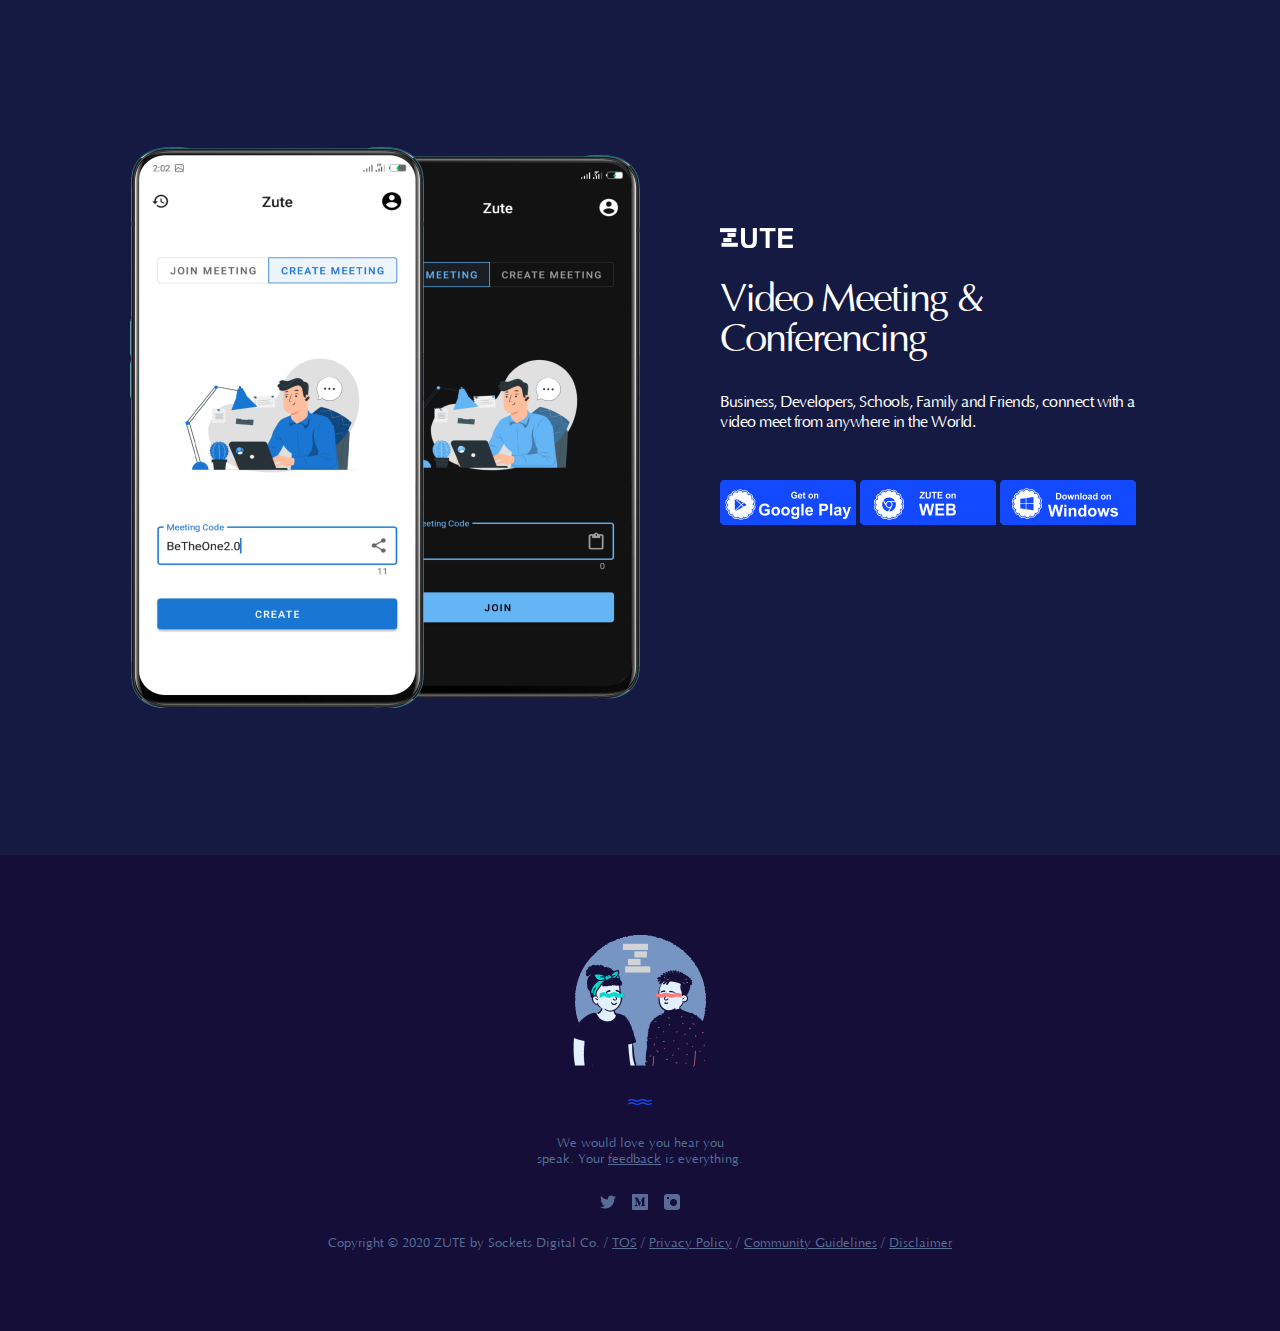
<file: index.html>
<!DOCTYPE html>

<html data-wf-page="5ec6b63de493a78f151016c1" data-wf-site="5ec6b63de493a7554e1016c0">
<head>
  <meta charset="utf-8">
  <title>ZUTE</title>
  <meta content="A person&#x27;s voice can make a world of difference. Express your emotions anonymously and receive support from a caring community. No pictures and no video. Just text and audio." name="description">
  <meta content="ZUTE" property="og:title">
  <meta content="A person&#x27;s voice can make a world of difference. Express your emotions anonymously and receive support from a caring community. No pictures and no video. Just text and audio." property="og:description">
  <meta content="https://uploads-ssl.webflow.com/5ec6b63de493a7554e1016c0/5ec6d28a403556242a69616a_og.ZUTE.png" property="og:image">
  <meta content="ZUTE" property="twitter:title">
  <meta content="A person&#x27;s voice can make a world of difference. Express your emotions anonymously and receive support from a caring community. No pictures and no video. Just text and audio." property="twitter:description">
  <meta content="https://uploads-ssl.webflow.com/5ec6b63de493a7554e1016c0/5ec6d28a403556242a69616a_og.ZUTE.png" property="twitter:image">
  <meta property="og:type" content="website">
  <meta content="summary_large_image" name="twitter:card">
  <meta content="width=device-width, initial-scale=1" name="viewport">
  <meta content="Sockets Digital Co." name="generator">
  <link href="css/normalize.css" rel="stylesheet" type="text/css">
  <link href="css/style.css" rel="stylesheet" type="text/css">
  <link href="css/sockets.style.css" rel="stylesheet" type="text/css">
  <!-- [if lt IE 9]><script src="https://cdnjs.cloudflare.com/ajax/libs/html5shiv/3.7.3/html5shiv.min.js" type="text/javascript"></script><![endif] -->
  <script type="text/javascript">!function(o,c){var n=c.documentElement,t=" w-mod-";n.className+=t+"js",("ontouchstart"in o||o.DocumentTouch&&c instanceof DocumentTouch)&&(n.className+=t+"touch")}(window,document);</script>
  <link href="images/favicon.png" rel="shortcut icon" type="image/x-icon">
  <link href="images/webclip.png" rel="apple-touch-icon">
</head>
<body class="body">
  <div class="div-block _140e38">
    <div class="div-block-2">
      <div class="_0-80">
        <div><img src="images/img.preview.png" width="510" alt="" /></div>
      </div>
      <div class="div-block-4">
        <div class="div-block-3">
          <div class="_0-0-32"><img src="images/ic.logo.png" width="73" alt="logo"></div>
          <div class="_0-0-32">
            <h1 class="heading">Video Meeting & Conferencing</h1>
          </div>
          <div class="_0-0-48">
            <p class="paragraph">Business, Developers, Schools, Family and Friends, connect with a video meet from anywhere in the World.</p>
          </div>
          <div><a href="#" class="w-inline-block"><img src="images/img.dl.and.png" width="136" alt="download button"></a> <a href="https://web.thezute.com" class="w-inline-block"><img src="images/img.dl.web.png" width="136" alt="download button"></a> <a href="https://files.thezute.com/z/pc/dl/win/exe/go/Zute_V1.0.exe" class="w-inline-block"><img src="images/img.dl.pc.png" width="136" alt="download button"></a></div>
		</div>
      </div>
    </div>
  </div>
  <div class="footer _140e38">
    <div class="div-block-5">
      <div class="_0-0-24"><img src="images/img.illu.png" width="135" alt="illustration"></div>
      <div class="_0-0-24"><img src="images/ic.icon.png" width="24" alt=""></div>
      <div class="div-block-6 _0-0-24">
        <p class="paragraph-2">We would love you hear you speak. Your <a href="mailto:team@thezute.com?subject=Feedback" class="link">feedback</a> is everything.</p>
      </div>
      <div class="_0-0-24"><a href="https://twitter.com/SocketsHQ" target="_blank" class="_0-16 w-inline-block"><img src="images/ic.tw.png" width="16" alt=""></a><a href="https://medium.com/@socketsdigital" target="_blank" class="_0-16 w-inline-block"><img src="images/ic.me.png" width="16" alt=""></a><a href="https://www.instagram.com/SocketsHQ/" target="_blank" class="w-inline-block"><img src="images/ic.ig.png" width="16" alt=""></a></div>
    </div>
    <div>
      <div class="text-block-2">Copyright © 2020 ZUTE by Sockets Digital Co. / <a href="terms.html" class="link">TOS</a> / <a href="privacy.html" class="link">Privacy Policy</a> / <a href="guidelines.html" class="link">Community Guidelines</a> / <a href="disclaimer.html" class="link">Disclaimer</a></div>
    </div>
  </div>
  <script src="./d3e54v103j8qbb.cloudfront.net/js/jquery-3.4.1.min.220afd743d7e5c.js?site=5ec6b63de493a7554e1016c0" type="text/javascript" integrity="sha256-CSXorXvZcTkaix6Yvo6HppcZGetbYMGWSFlBw8HfCJo=" crossorigin="anonymous"></script>
  <script src="js/webflow.js" type="text/javascript"></script>
  <!-- [if lte IE 9]><script src="https://cdnjs.cloudflare.com/ajax/libs/placeholders/3.0.2/placeholders.min.js"></script><![endif] -->
</body>
</html>
</file>
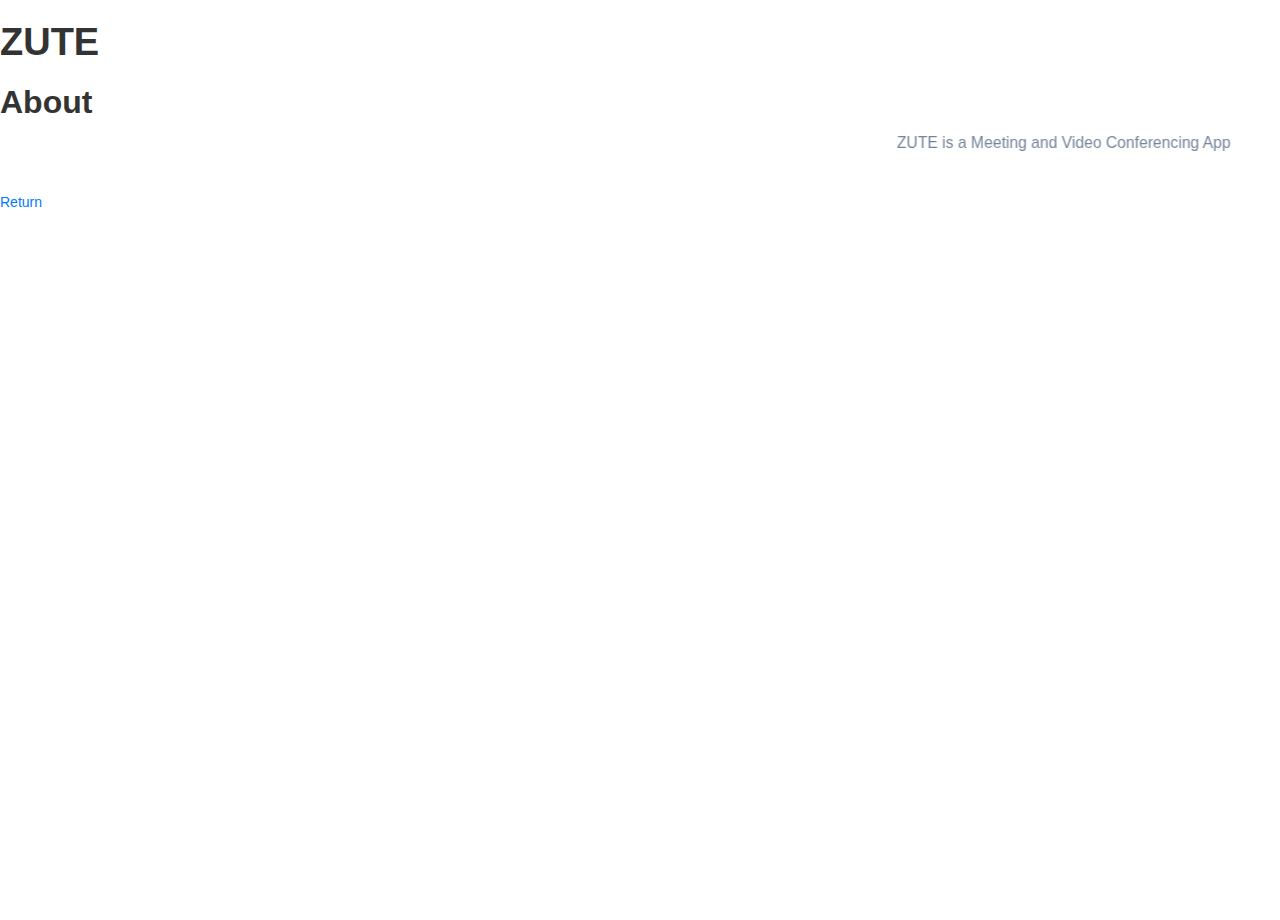
<file: about.html>
<!DOCTYPE html>
<html lang="en">

<head>
	<meta charset="utf-8">
	<meta http-equiv="X-UA-Compatible" content="IE=edge">
	<meta name="viewport" content="width=device-width, initial-scale=1">
	<!-- The above 3 meta tags *must* come first in the head; any other head content must come *after* these tags -->
	<link rel="icon" href="./img/zute.png" sizes="16x16 32x32" type="image/png">

	<title>About - Zute</title>

	<!-- Google font -->
	<link href="https://fonts.googleapis.com/css?family=Montserrat:700,900" rel="stylesheet">
	<!-- Custom stlylesheet -->
	<link rel="stylesheet" href="css/bootstrap.min.css"/>
	<link rel="stylesheet" href="css/font-awesome.min.css"/>
	<link rel="stylesheet" href="css/themify-icons.css"/>
	<link rel="stylesheet" href="css/animate.css"/>
	<link rel="stylesheet" href="css/owl.carousel.css"/>
	<link rel="stylesheet" href="css/style.css"/>
	<link rel="stylesheet" href="css/style2.css"/>

	<!-- HTML5 shim and Respond.js for IE8 support of HTML5 elements and media queries -->
	<!-- WARNING: Respond.js doesn't work if you view the page via file:// -->
	<!--[if lt IE 9]>
		  <script src="https://oss.maxcdn.com/html5shiv/3.7.3/html5shiv.min.js"></script>
		  <script src="https://oss.maxcdn.com/respond/1.4.2/respond.min.js"></script>
		<![endif]-->

</head>

<body>

	<div id="notfound">
		<div class="notfound">
			<div class="notfound-404">
				<h1>ZUTE</h1>
				<h2>About</h2>
			</div>
			<p><marquee behavior="alternate" scrollamount="">
			ZUTE is a Meeting and Video Conferencing App</marquee></p> <br/>

<a href="javascript:history.back()">Return</a>
		</div>
	</div>

<!--====== Javascripts & Jquery ======-->
	<script src="js/jquery-3.2.1.min.js"></script>
	<script src="js/owl.carousel.min.js"></script>
	<script src="js/main.js"></script>
</body>

</html>
</file>
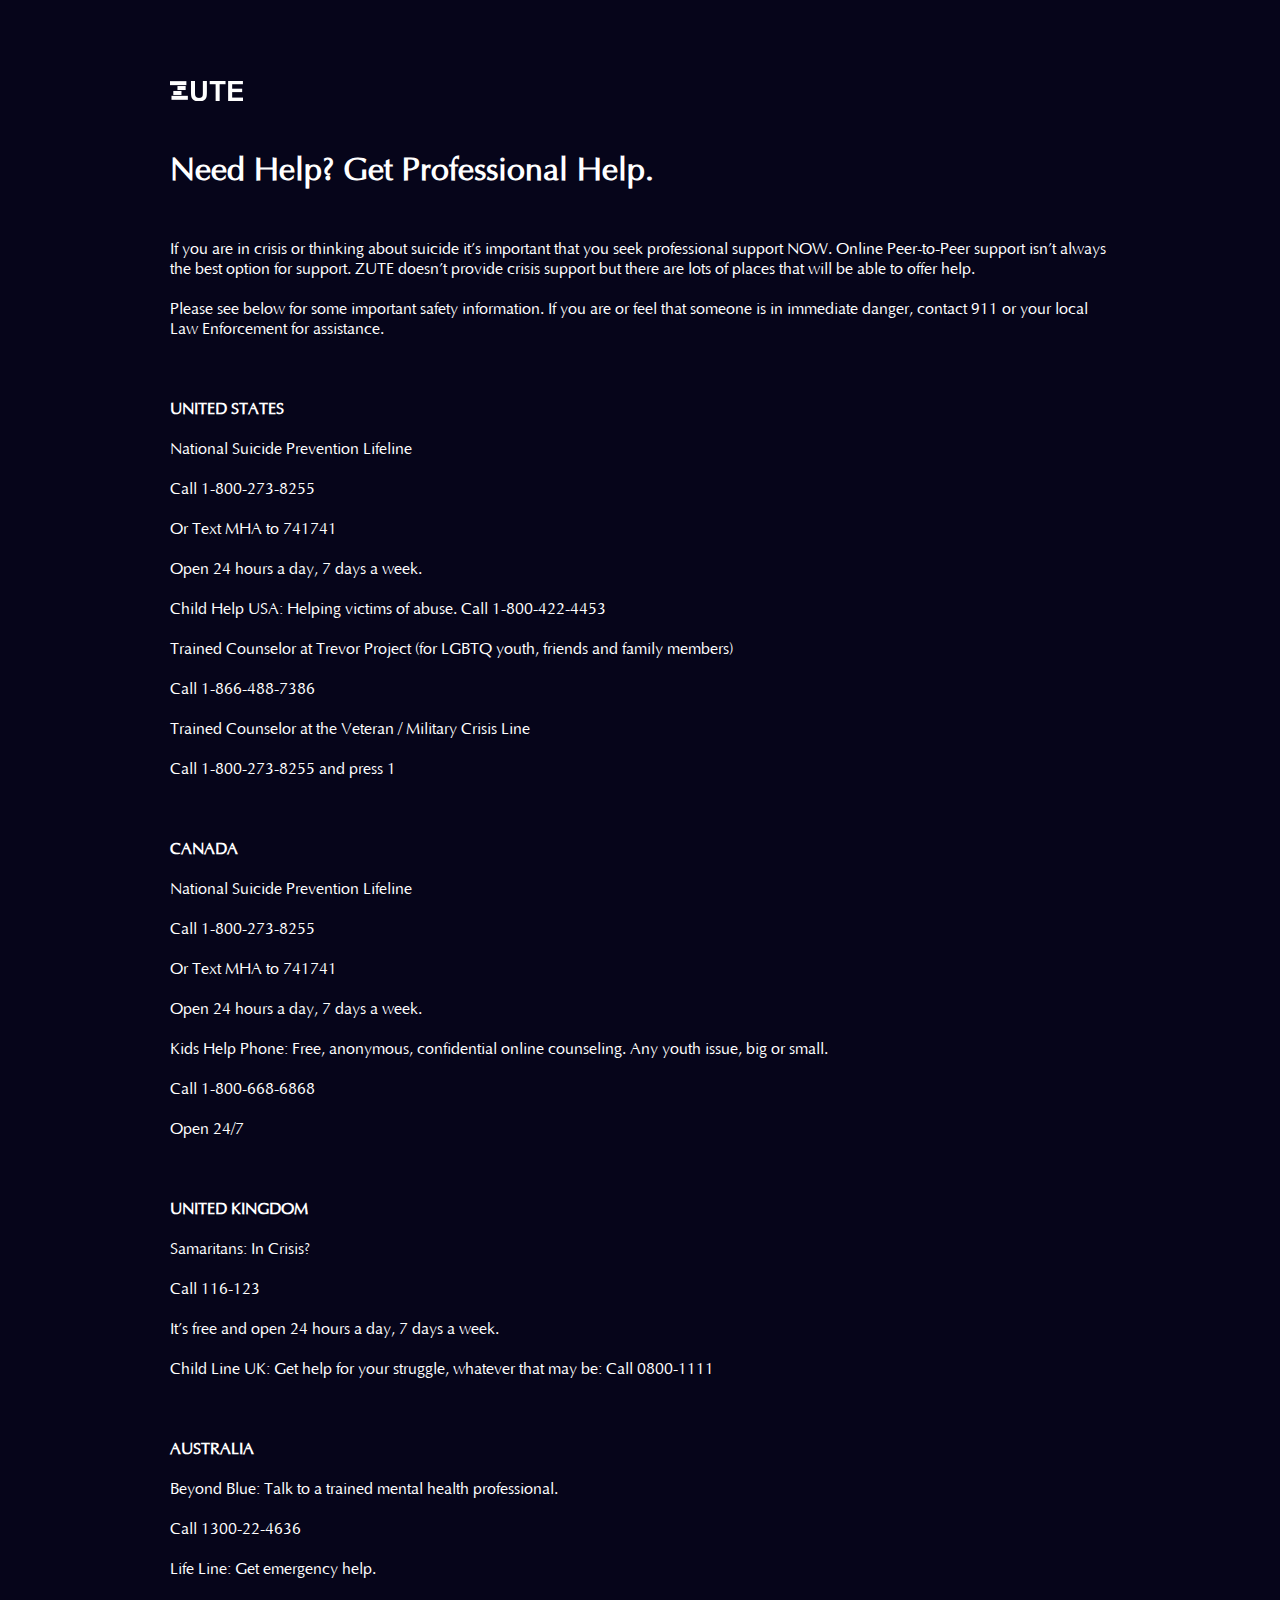
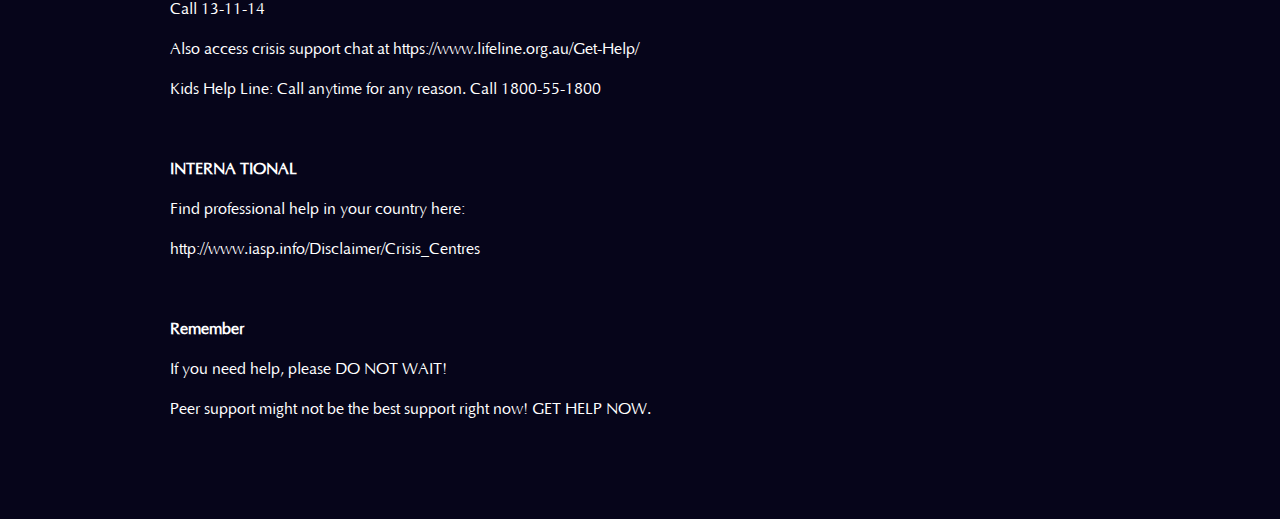
<file: disclaimer.html>
<!DOCTYPE html>
<html data-wf-page="5ed87ce17cc915d03656d202" data-wf-site="5ec6b63de493a7554e1016c0">
<head>
  <meta charset="utf-8">
  <title>Disclaimer</title>
  <meta content="Disclaimer" property="og:title">
  <meta content="Disclaimer" property="twitter:title">
  <meta content="width=device-width, initial-scale=1" name="viewport">
  <meta content="Sockets Digital Co." name="generator">
  <link href="css/normalize.css" rel="stylesheet" type="text/css">
  <link href="css/style.css" rel="stylesheet" type="text/css">
  <link href="css/sockets.style.css" rel="stylesheet" type="text/css">
  <!-- [if lt IE 9]><script src="https://cdnjs.cloudflare.com/ajax/libs/html5shiv/3.7.3/html5shiv.min.js" type="text/javascript"></script><![endif] -->
  <script type="text/javascript">!function(o,c){var n=c.documentElement,t=" w-mod-";n.className+=t+"js",("ontouchstart"in o||o.DocumentTouch&&c instanceof DocumentTouch)&&(n.className+=t+"touch")}(window,document);</script>
  <link href="images/favicon.png" rel="shortcut icon" type="image/x-icon">
  <link href="images/webclip.png" rel="apple-touch-icon">
</head>
<body class="bg-06051a">
  <div class="flex-start-center">
    <div class="w940">
      <div class="_80-0-80">
      <div class="_0-0-32"><a href="index.html"><img src="images/ic.logo.png" width="73" alt="logo"></a></div>
        <div>
          <div class="rich-text-block w-richtext">
            <h2>Need Help? Get Professional Help.</h2>
            <p>‍</p>
            <p>If you are in crisis or thinking about suicide it’s important that you seek professional support NOW. Online Peer-to-Peer support isn’t always the best option for support. ZUTE doesn’t provide crisis support but there are lots of places that will be able to offer help.</p>
            <p>Please see below for some important safety information. If you are or feel that someone is in immediate danger, contact 911 or your local Law Enforcement for assistance.</p>
            <p>‍</p>
            <p><strong>UNITED STATES</strong></p>
            <p>National Suicide Prevention Lifeline</p>
            <p>Call 1-800-273-8255</p>
            <p>Or Text MHA to 741741</p>
            <p>Open 24 hours a day, 7 days a week.</p>
            <p>Child Help USA: Helping victims of abuse. Call 1-800-422-4453</p>
            <p>Trained Counselor at Trevor Project (for LGBTQ youth, friends and family members)</p>
            <p>Call 1-866-488-7386</p>
            <p>Trained Counselor at the Veteran / Military Crisis Line</p>
            <p>Call 1-800-273-8255 and press 1</p>
            <p>‍</p>
            <p><strong>CANADA</strong></p>
            <p>National Suicide Prevention Lifeline</p>
            <p>Call 1-800-273-8255</p>
            <p>Or Text MHA to 741741</p>
            <p>Open 24 hours a day, 7 days a week.</p>
            <p>Kids Help Phone: Free, anonymous, confidential online counseling. Any youth issue, big or small.</p>
            <p>Call 1-800-668-6868</p>
            <p>Open 24/7</p>
            <p>‍</p>
            <p><strong>UNITED KINGDOM</strong> </p>
            <p>Samaritans: In Crisis?</p>
            <p>Call 116-123</p>
            <p>It’s free and open 24 hours a day, 7 days a week.</p>
            <p>Child Line UK: Get help for your struggle, whatever that may be: Call 0800-1111</p>
            <p>‍</p>
            <p><strong>AUSTRALIA</strong></p>
            <p>Beyond Blue: Talk to a trained mental health professional.</p>
            <p>Call 1300-22-4636</p>
            <p>Life Line: Get emergency help.</p>
            <p>Call 13-11-14</p>
            <p>Also access crisis support chat at https://www.lifeline.org.au/Get-Help/</p>
            <p>Kids Help Line: Call anytime for any reason. Call 1800-55-1800</p>
            <p>‍</p>
            <p><strong>INTERNA TIONAL</strong></p>
            <p>Find professional help in your country here:</p>
            <p>http://www.iasp.info/Disclaimer/Crisis_Centres</p>
            <p>‍</p>
            <p><strong>Remember</strong></p>
            <p>If you need help, please DO NOT WAIT!</p>
            <p>Peer support might not be the best support right now! GET HELP NOW.</p>
          </div>
        </div>
      </div>
    </div>
  </div>
  <script src="./d3e54v103j8qbb.cloudfront.net/js/jquery-3.4.1.min.220afd743d7e5c.js?site=5ec6b63de493a7554e1016c0" type="text/javascript" integrity="sha256-CSXorXvZcTkaix6Yvo6HppcZGetbYMGWSFlBw8HfCJo=" crossorigin="anonymous"></script>
  <script src="js/webflow.js" type="text/javascript"></script>
  <!-- [if lte IE 9]><script src="https://cdnjs.cloudflare.com/ajax/libs/placeholders/3.0.2/placeholders.min.js"></script><![endif] -->
</body>

<!-- Mirrored from weareZUTE.com/Disclaimer.html by HTTrack Website Copier/3.x [XR&CO'2014], Tue, 23 Jun 2020 23:38:12 GMT -->
</html>
</file>
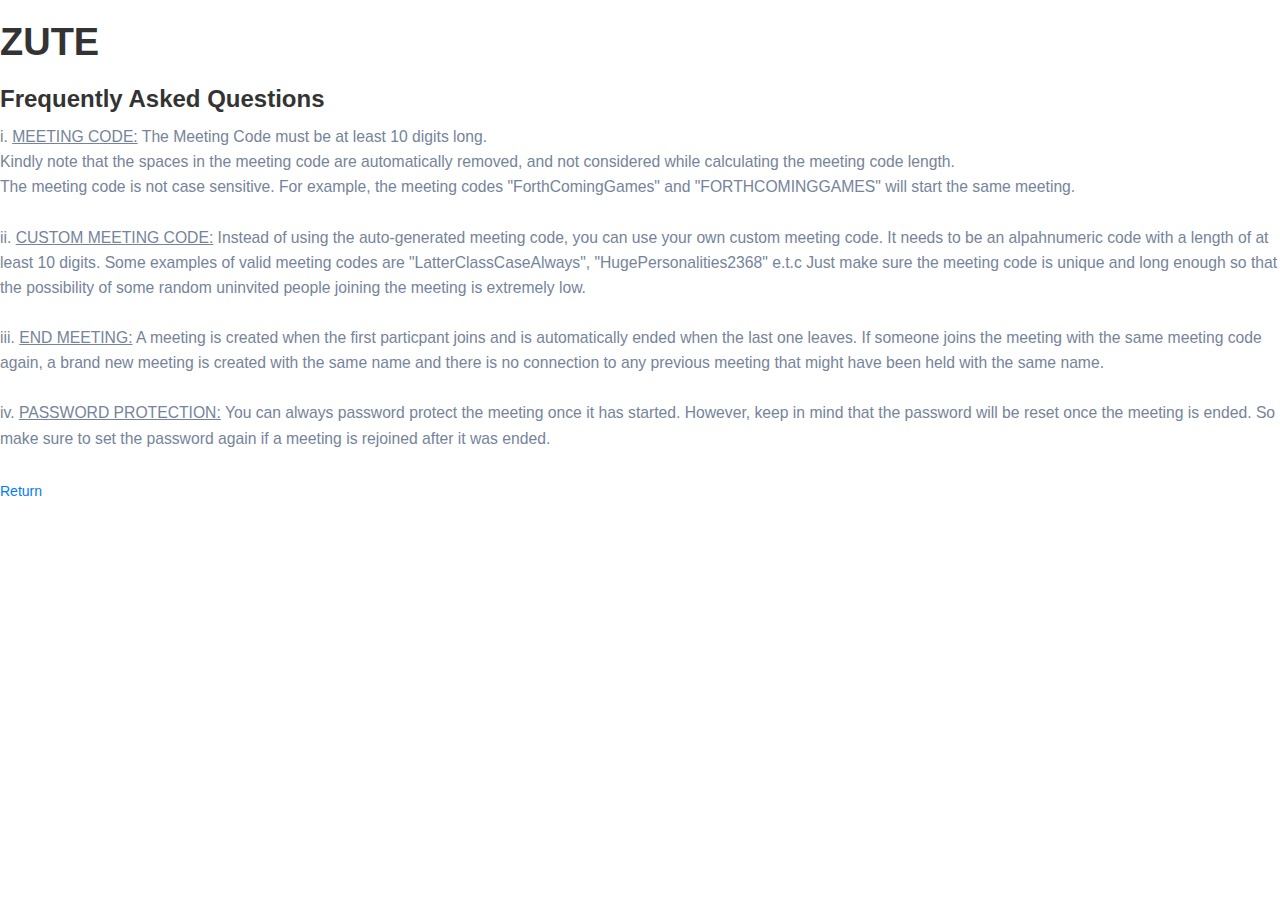
<file: faq.html>
<!DOCTYPE html>
<html lang="en">

<head>
	<meta charset="utf-8">
	<meta http-equiv="X-UA-Compatible" content="IE=edge">
	<meta name="viewport" content="width=device-width, initial-scale=1">
	<!-- The above 3 meta tags *must* come first in the head; any other head content must come *after* these tags -->
		<link rel="icon" href="./img/zute.png" sizes="16x16 32x32" type="image/png">

	<title>F.A.Qs - Zute</title>

	<!-- Google font -->
	<link href="https://fonts.googleapis.com/css?family=Montserrat:700,900" rel="stylesheet">
	<!-- Custom stlylesheet -->
	<link rel="stylesheet" href="css/bootstrap.min.css"/>
	<link rel="stylesheet" href="css/font-awesome.min.css"/>
	<link rel="stylesheet" href="css/themify-icons.css"/>
	<link rel="stylesheet" href="css/animate.css"/>
	<link rel="stylesheet" href="css/owl.carousel.css"/>
	<link rel="stylesheet" href="css/style.css"/>
	<link rel="stylesheet" href="css/style2.css"/>

	<!-- HTML5 shim and Respond.js for IE8 support of HTML5 elements and media queries -->
	<!-- WARNING: Respond.js doesn't work if you view the page via file:// -->
	<!--[if lt IE 9]>
		  <script src="https://oss.maxcdn.com/html5shiv/3.7.3/html5shiv.min.js"></script>
		  <script src="https://oss.maxcdn.com/respond/1.4.2/respond.min.js"></script>
		<![endif]-->

</head>

<body>

	<div id="notfound">
		<div class="notfound">
			<div class="notfound-404">
				<h1>ZUTE</h1>
				<h3>Frequently Asked Questions</h3>
			</div>
			<p align="left">
i. <u>MEETING CODE:</u> The Meeting Code must be at least 10 digits long.<br/>
Kindly note that the spaces in the meeting code are automatically removed, and not considered while calculating the meeting code length.<br/>
The meeting code is not case sensitive. For example, the meeting codes "ForthComingGames" and "FORTHCOMINGGAMES" will start the same meeting.<br/><br/>
ii. <u>CUSTOM MEETING CODE:</u> Instead of using the auto-generated meeting code, you can use your own custom meeting code.
It needs to be an alpahnumeric code with a length of at least 10 digits.
Some examples of valid meeting codes are "LatterClassCaseAlways", "HugePersonalities2368" e.t.c
Just make sure the meeting code is unique and long enough so that the possibility of some random uninvited people joining the meeting is extremely low.<br/><br/>
iii. <u>END MEETING:</u> A meeting is created when the first particpant joins and is automatically ended when the last one leaves. If someone joins the meeting with 
the same meeting code again, a brand new meeting is created with the same name and there is no connection to any previous meeting that might have been held with the same name.<br/><br/>
iv. <u>PASSWORD PROTECTION:</u> You can always password protect the meeting once it has started. However, keep in mind that the password will be reset once the meeting is ended.
So make sure to set the password again if a meeting is rejoined after it was ended.
</p> <br/>
<a href="javascript:history.back()">Return</a>
		</div>
	</div>

<!--====== Javascripts & Jquery ======-->
	<script src="js/jquery-3.2.1.min.js"></script>
	<script src="js/owl.carousel.min.js"></script>
	<script src="js/main.js"></script>
</body>

</html>
</file>
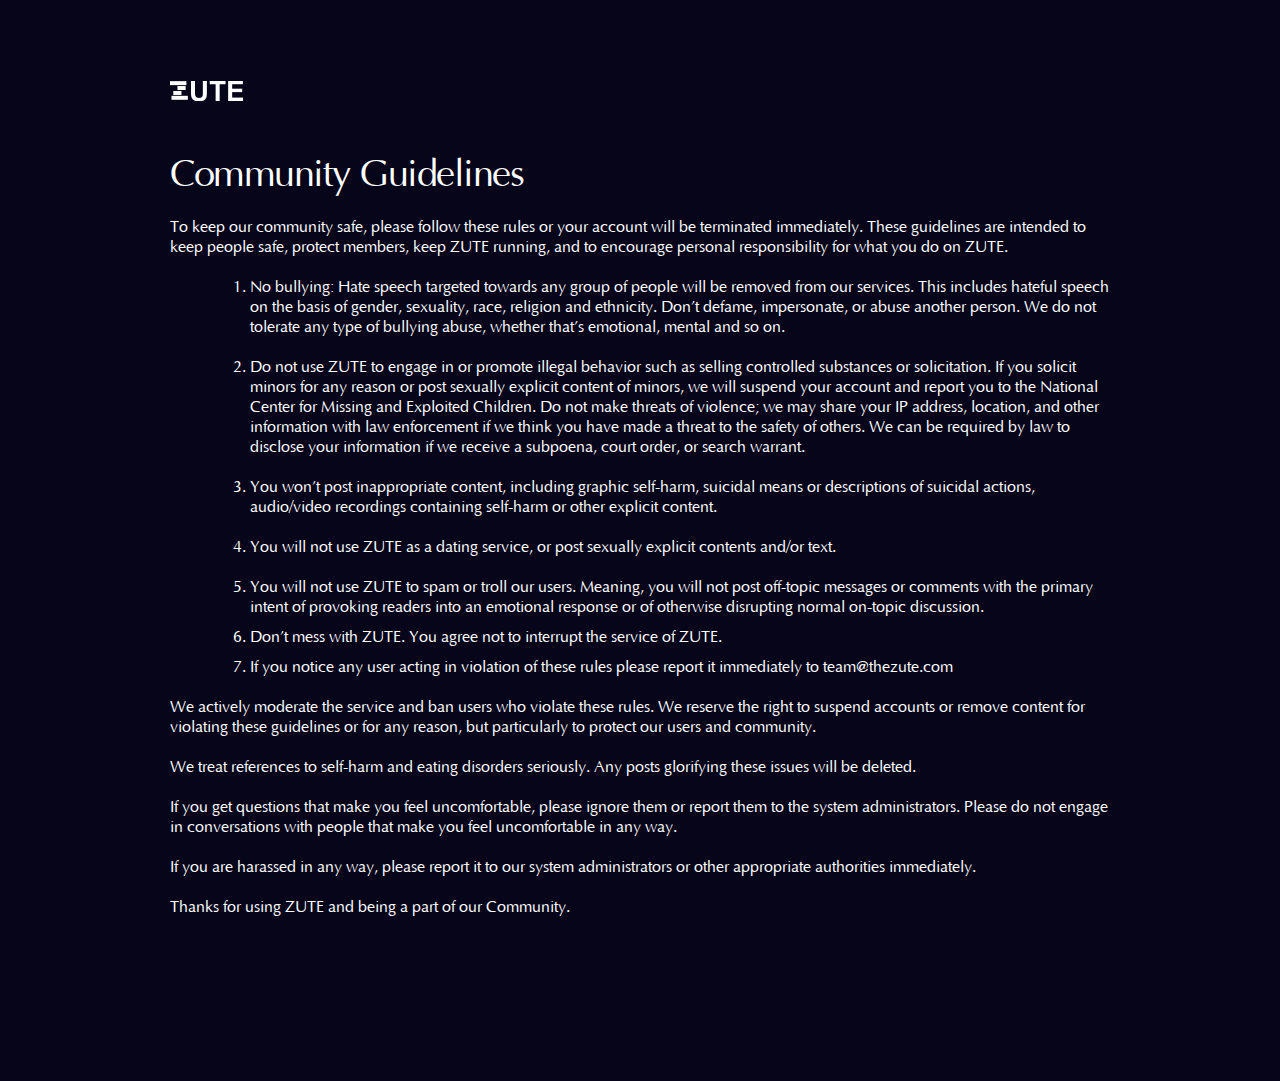
<file: guidelines.html>
<!DOCTYPE html>
<html data-wf-page="5ed84e316d65e0a09d96d027" data-wf-site="5ec6b63de493a7554e1016c0">
<head>
  <meta charset="utf-8">
  <title>Community Guidelines</title>
  <meta content="Community Guidelines" property="og:title">
  <meta content="Community Guidelines" property="twitter:title">
  <meta content="width=device-width, initial-scale=1" name="viewport">
  <meta content="Sockets Digital Co." name="generator">
  <link href="css/normalize.css" rel="stylesheet" type="text/css">
  <link href="css/style.css" rel="stylesheet" type="text/css">
  <link href="css/sockets.style.css" rel="stylesheet" type="text/css">
  <!-- [if lt IE 9]><script src="https://cdnjs.cloudflare.com/ajax/libs/html5shiv/3.7.3/html5shiv.min.js" type="text/javascript"></script><![endif] -->
  <script type="text/javascript">!function(o,c){var n=c.documentElement,t=" w-mod-";n.className+=t+"js",("ontouchstart"in o||o.DocumentTouch&&c instanceof DocumentTouch)&&(n.className+=t+"touch")}(window,document);</script>
  <link href="images/favicon.png" rel="shortcut icon" type="image/x-icon">
  <link href="images/webclip.png" rel="apple-touch-icon">
</head>
<body class="bg-06051a">
  <div class="flex-start-center">
    <div class="w940">
      <div class="_80-0-80">
        <div class="_0-0-32"><a href="index.html"><img src="images/ic.logo.png" width="73" alt="logo"></a></div>
        <div>
          <div class="rich-text-block w-richtext">
            <h1>Community Guidelines</h1>
            <p>To keep our community safe, please follow these rules or your account will be terminated immediately. These guidelines are intended to keep people safe, protect members, keep ZUTE running, and to encourage personal responsibility for what you do on ZUTE.<br></p>
            <ol role="list">
              <li>No bullying: Hate speech targeted towards any group of people will be removed from our services. This includes hateful speech on the basis of gender, sexuality, race, religion and ethnicity. Don’t defame, impersonate, or abuse another person. We do not tolerate any type of bullying abuse, whether that’s emotional, mental and so on.<br></li>
            </ol>
            <ol start="2" role="list">
              <li>Do not use ZUTE to engage in or promote illegal behavior such as selling controlled substances or solicitation. If you solicit minors for any reason or post sexually explicit content of minors, we will suspend your account and report you to the National Center for Missing and Exploited Children. Do not make threats of violence; we may share your IP address, location, and other information with law enforcement if we think you have made a threat to the safety of others. We can be required by law to disclose your information if we receive a subpoena, court order, or search warrant.<br></li>
            </ol>
            <ol start="3" role="list">
              <li>You won’t post inappropriate content, including graphic self-harm, suicidal means or descriptions of suicidal actions, audio/video recordings containing self-harm or other explicit content.<br></li>
            </ol>
            <ol start="4" role="list">
              <li>You will not use ZUTE as a dating service, or post sexually explicit contents and/or text.<br></li>
            </ol>
            <ol start="5" role="list">
              <li>You will not use ZUTE to spam or troll our users. Meaning, you will not post off-topic messages or comments with the primary intent of provoking readers into an emotional response or of otherwise disrupting normal on-topic discussion.</li>
              <li>Don’t mess with ZUTE. You agree not to interrupt the service of ZUTE.</li>
              <li>If you notice any user acting in violation of these rules please report it immediately to team@thezute.com</li>
            </ol>
            <p>We actively moderate the service and ban users who violate these rules. We reserve the right to suspend accounts or remove content for violating these guidelines or for any reason, but particularly to protect our users and community.</p>
            <p>We treat references to self-harm and eating disorders seriously. Any posts glorifying these issues will be deleted. </p>
            <p>If you get questions that make you feel uncomfortable, please ignore them or report them to the system administrators. Please do not engage in conversations with people that make you feel uncomfortable in any way.<br></p>
            <p>If you are harassed in any way, please report it to our system administrators or other appropriate authorities immediately.<br></p>
            <p>Thanks for using ZUTE and being a part of our Community.</p>
            <h1>‍</h1>
          </div>
        </div>
      </div>
    </div>
  </div>
  <script src="./d3e54v103j8qbb.cloudfront.net/js/jquery-3.4.1.min.220afd743d7e5c.js?site=5ec6b63de493a7554e1016c0" type="text/javascript" integrity="sha256-CSXorXvZcTkaix6Yvo6HppcZGetbYMGWSFlBw8HfCJo=" crossorigin="anonymous"></script>
  <script src="js/webflow.js" type="text/javascript"></script>
  <!-- [if lte IE 9]><script src="https://cdnjs.cloudflare.com/ajax/libs/placeholders/3.0.2/placeholders.min.js"></script><![endif] -->
</body>
</html>
</file>
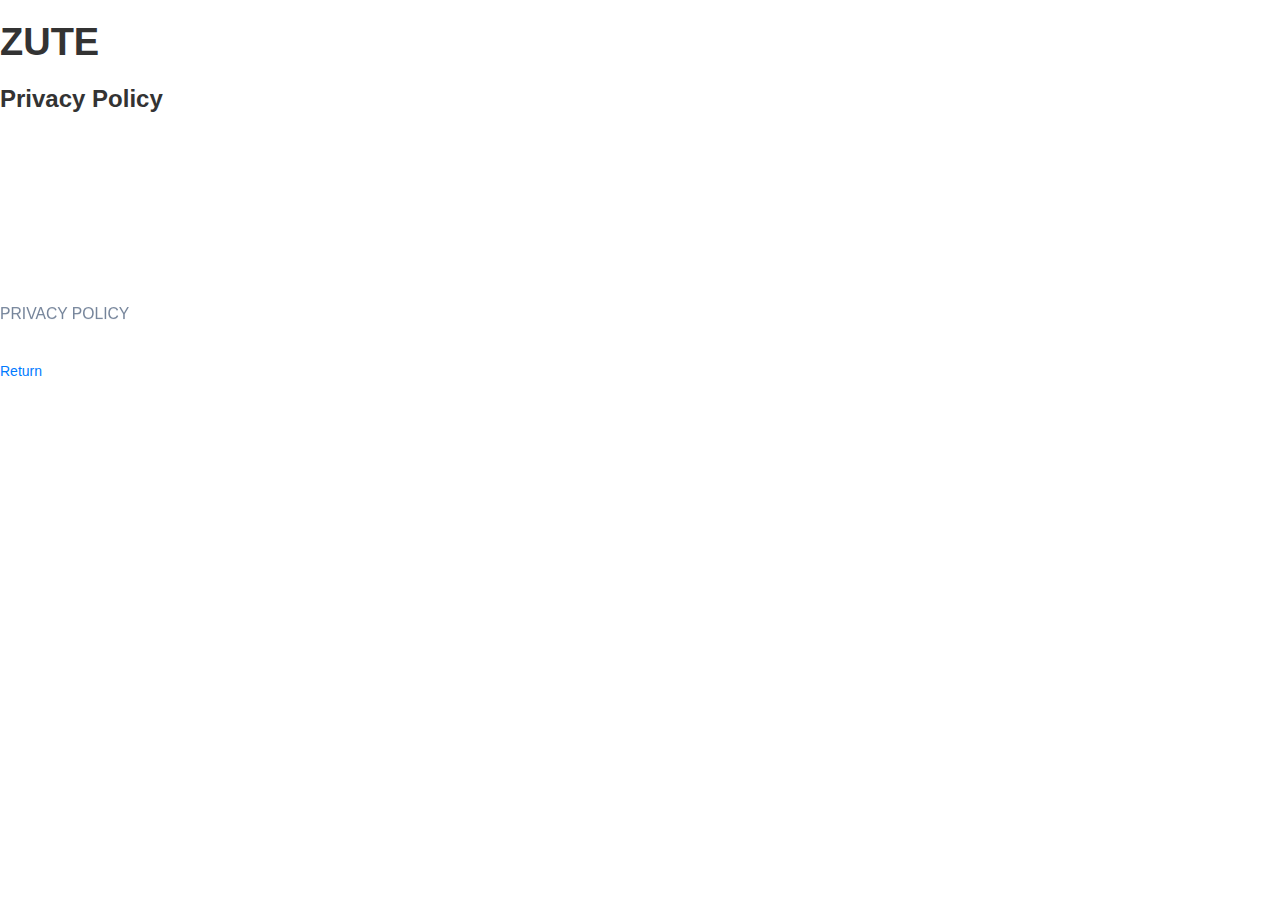
<file: policy.html>
<!DOCTYPE html>
<html lang="en">

<head>
	<meta charset="utf-8">
	<meta http-equiv="X-UA-Compatible" content="IE=edge">
	<meta name="viewport" content="width=device-width, initial-scale=1">
	<!-- The above 3 meta tags *must* come first in the head; any other head content must come *after* these tags -->
		<link rel="icon" href="./img/zute.png" sizes="16x16 32x32" type="image/png">

	<title>Privacy Policy - Zute</title><!-- Custom stlylesheet -->
	<link rel="stylesheet" href="css/bootstrap.min.css"/>
	<link rel="stylesheet" href="css/font-awesome.min.css"/>
	<link rel="stylesheet" href="css/themify-icons.css"/>
	<link rel="stylesheet" href="css/animate.css"/>
	<link rel="stylesheet" href="css/owl.carousel.css"/>
	<link rel="stylesheet" href="css/style.css"/>
	<link rel="stylesheet" href="css/style2.css"/>

	<!-- Google font -->
	<link href="https://fonts.googleapis.com/css?family=Montserrat:700,900" rel="stylesheet">
	

	<!-- Custom stlylesheet -->
	<link rel="stylesheet" href="css/bootstrap.min.css"/>
	<link rel="stylesheet" href="css/font-awesome.min.css"/>
	<link rel="stylesheet" href="css/themify-icons.css"/>
	<link rel="stylesheet" href="css/animate.css"/>
	<link rel="stylesheet" href="css/owl.carousel.css"/>
	<link rel="stylesheet" href="css/style.css"/>
	<link rel="stylesheet" href="css/style2.css"/>

	<!-- HTML5 shim and Respond.js for IE8 support of HTML5 elements and media queries -->
	<!-- WARNING: Respond.js doesn't work if you view the page via file:// -->
	<!--[if lt IE 9]>
		  <script src="https://oss.maxcdn.com/html5shiv/3.7.3/html5shiv.min.js"></script>
		  <script src="https://oss.maxcdn.com/respond/1.4.2/respond.min.js"></script>
		<![endif]-->

</head>

<body>

	<div id="notfound">
		<div class="notfound">
			<div class="notfound-404">
				<h1>ZUTE</h1>
				<h3>Privacy Policy</h3>
			</div>
			<p><marquee behavior="scroll" scrollamount="3" direction="up" style="height:200px;">PRIVACY POLICY<br/><br/>
			 <p>
                  Sockets Digital & Alome Corp. built the ZUTE app as
                  a Free app. This SERVICE is provided by
                  Sockets Digital at no cost and is intended for use as
                  is.
                <br/><br/>
                  This page is used to inform visitors regarding our
                  policies with the collection, use, and disclosure of Personal
                  Information if anyone decided to use our Service.
                <br/><br/>
                  If you choose to use our Service, then you agree to
                  the collection and use of information in relation to this
                  policy. The Personal Information that we collect is
                  used for providing and improving the Service. We will not use or share your information with
                  anyone except as described in this Privacy Policy.
                <br/><br/>
                  The terms used in this Privacy Policy have the same meanings
                  as in our Terms and Conditions, which is accessible at
                  ZUTE unless otherwise defined in this Privacy Policy.
                </p> <p><strong>INFORMATION COLLECTION AND USE</strong><br/><br/>
                  For a better experience, while using our Service, we
                  may require you to provide us with certain personally
                  identifiable information, including but not limited to Email,Location,Contacts. The information that
                  we request will be retained by us and used as described in this privacy policy.
                <div><br/><br/>
                    The app does use third party services that may collect
                    information used to identify you.
                   <br/><br/>
                    Link to privacy policy of third party service providers used
                    by the app<br/><br/>
                   <ul><li><a href="https://www.google.com/policies/privacy/" target="_blank" rel="noopener noreferrer">Google Play Services</a></li><!----><li><a href="https://firebase.google.com/policies/analytics" target="_blank" rel="noopener noreferrer">Google Analytics for Firebase</a></li><li><a href="https://firebase.google.com/support/privacy/" target="_blank" rel="noopener noreferrer">Firebase Crashlytics</a></li><li><a href="https://www.facebook.com/about/privacy/update/printable" target="_blank" rel="noopener noreferrer">Facebook</a></li><!----><!----><!----><!----><!----><!----><!----><!----><!----><li><a href="https://onesignal.com/privacy_policy" target="_blank" rel="noopener noreferrer">One Signal</a></li><!----><!----></ul></div> <p><strong>LOG DATA</strong><br/><br/>
                  We want to inform you that whenever you
                  use our Service, in a case of an error in the app
                  we collect data and information (through third party
                  products) on your phone called Log Data. This Log Data may
                  include information such as your device Internet Protocol
                  (“IP”) address, device name, operating system version, the
                  configuration of the app when utilizing our Service,
                  the time and date of your use of the Service, and other
                  statistics.
                </p> <p><strong>COOKIES</strong><br/><br/>
                  Cookies are files with a small amount of data that are
                  commonly used as anonymous unique identifiers. These are sent
                  to your browser from the websites that you visit and are
                  stored on your device's internal memory.
                
                  This Service does not use these “cookies” explicitly. However,
                  the app may use third party code and libraries that use
                  “cookies” to collect information and improve their services.
                  You have the option to either accept or refuse these cookies
                  and know when a cookie is being sent to your device. If you
                  choose to refuse our cookies, you may not be able to use some
                  portions of this Service.
                </p> <p><strong>SERVICE PROVIDERS</strong><br/><br/>
                  We may employ third-party companies and
                  individuals due to the following reasons:<br/>
                <ul><li>To facilitate our Service;</li> <li>To provide the Service on our behalf;</li> <li>To perform Service-related services; or</li> <li>To assist us in analyzing how our Service is used.</li></ul>
                  We want to inform users of this Service
                  that these third parties have access to your Personal
                  Information. The reason is to perform the tasks assigned to
                  them on our behalf. However, they are obligated not to
                  disclose or use the information for any other purpose.
                  <p><strong>SECURITY</strong><br/><br/>
                  We value your trust in providing us your
                  Personal Information, thus we are striving to use commercially
                  acceptable means of protecting it. But remember that no method
                  of transmission over the internet, or method of electronic
                  storage is 100% secure and reliable, and we cannot
                  guarantee its absolute security.
                </p> <p><strong>LINKS TO OTHER SITES</strong><br/><br/>
                  This Service may contain links to other sites. If you click on
                  a third-party link, you will be directed to that site. Note
                  that these external sites are not operated by us.
                  Therefore, we strongly advise you to review the
                  Privacy Policy of these websites. We have
                  no control over and assume no responsibility for the content,
                  privacy policies, or practices of any third-party sites or
                  services.
                </p> <p><strong>CHILDREN’S PRIVACY</strong><br/><br/>
                  These Services do not address anyone under the age of 13.
                  We do not knowingly collect personally
                  identifiable information from children under 13. In the case
                  we discover that a child under 13 has provided
                  us with personal information, we immediately
                  delete this from our servers. If you are a parent or guardian
                  and you are aware that your child has provided us with
                  personal information, please contact us so that
                  we will be able to do necessary actions.
                </p> <p><strong>CHANGES TO THIS PRIVACY POLICY</strong><br/><br/>
                  We may update our Privacy Policy from
                  time to time. Thus, you are advised to review this page
                  periodically for any changes. We will
                  notify you of any changes by posting the new Privacy Policy on
                  this page.
                This policy is effective as of 14th June 2020. </p>
				<p><strong>CONTACT US</strong><br/><br/>
                  If you have any questions or suggestions about our
                  Privacy Policy, do not hesitate to contact us at policy@thezute.com.
				  </p>
				  <h1 align="center" size="300px"><i class="fa fa-spacerocket"></i>SOCKETS DIGITAL</h1>
				  <h3 align="center">www.sockets.digital</h3>
			</marquee>
</p> <br/>
<a href="javascript:history.back()">Return</a>
		</div>
	</div>

<!--====== Javascripts & Jquery ======-->
	<script src="js/jquery-3.2.1.min.js"></script>
	<script src="js/owl.carousel.min.js"></script>
	<script src="js/main.js"></script>
</body>

</html>
</file>
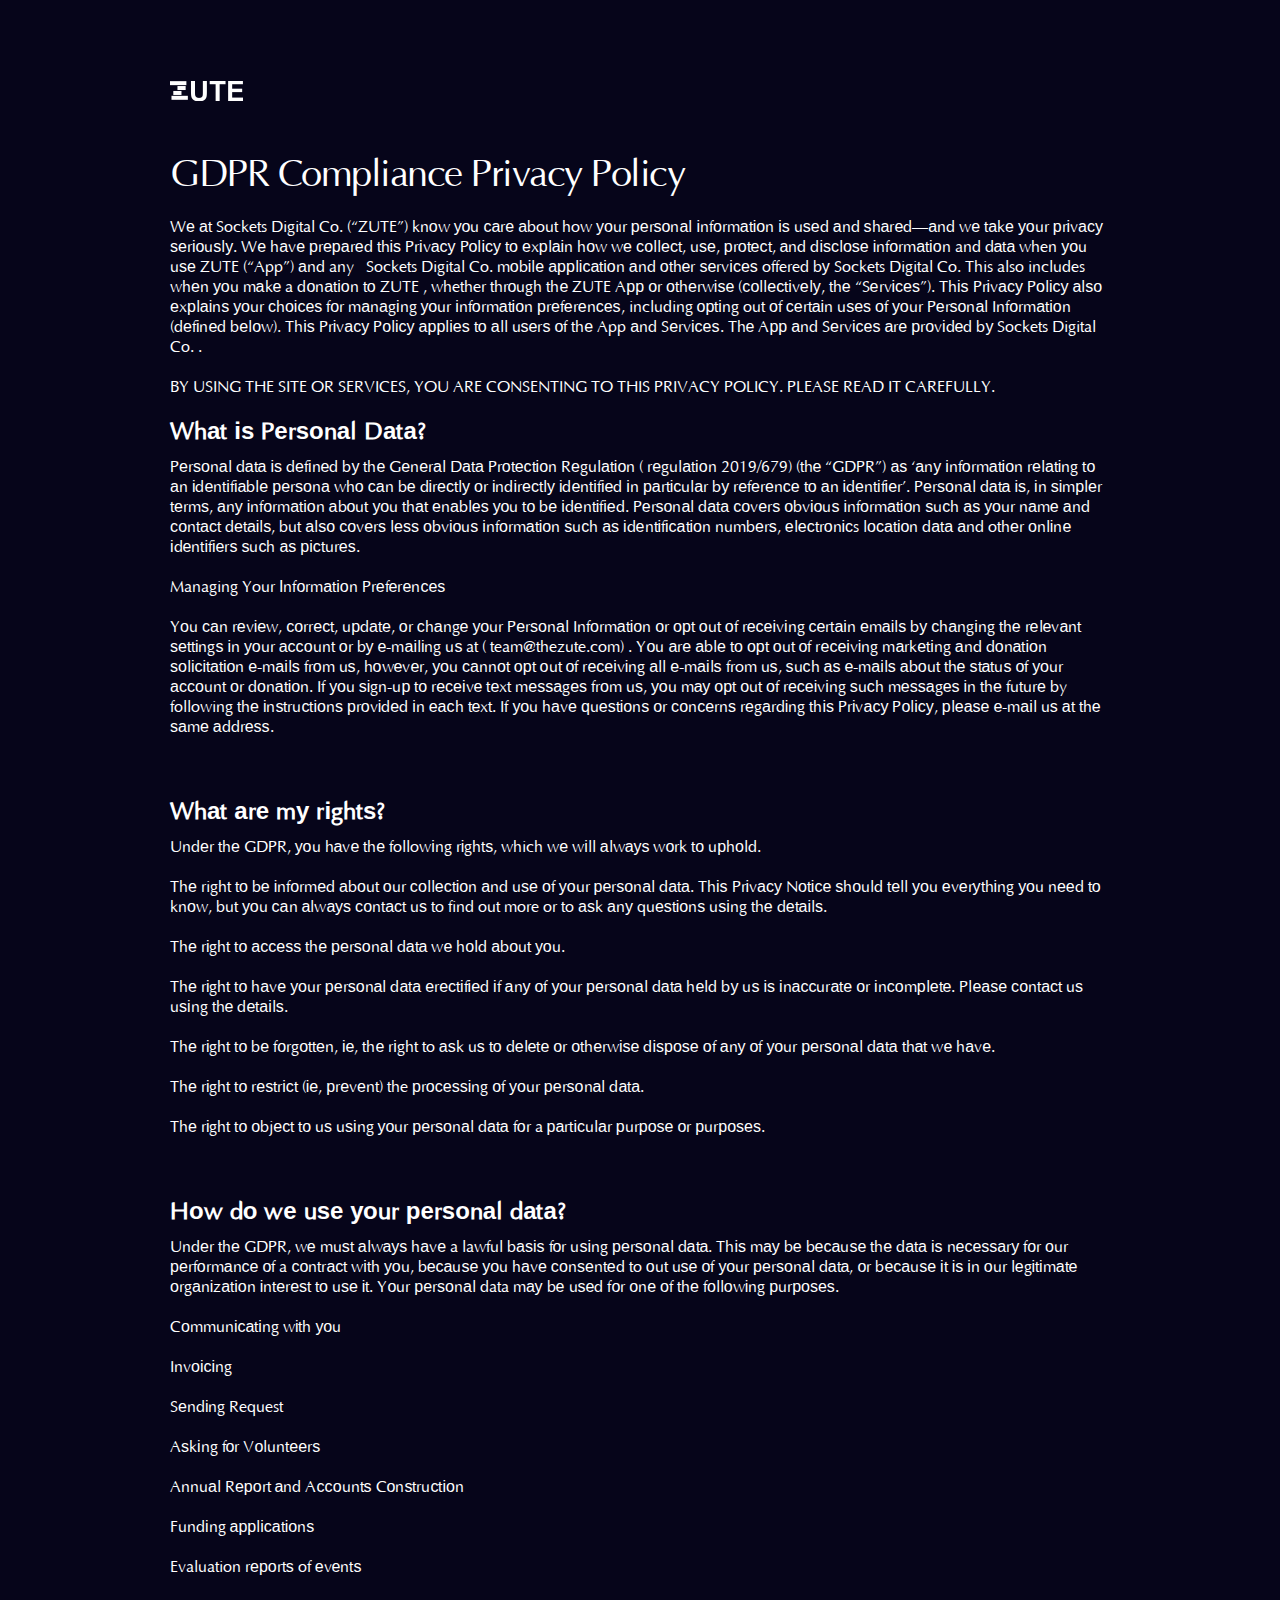
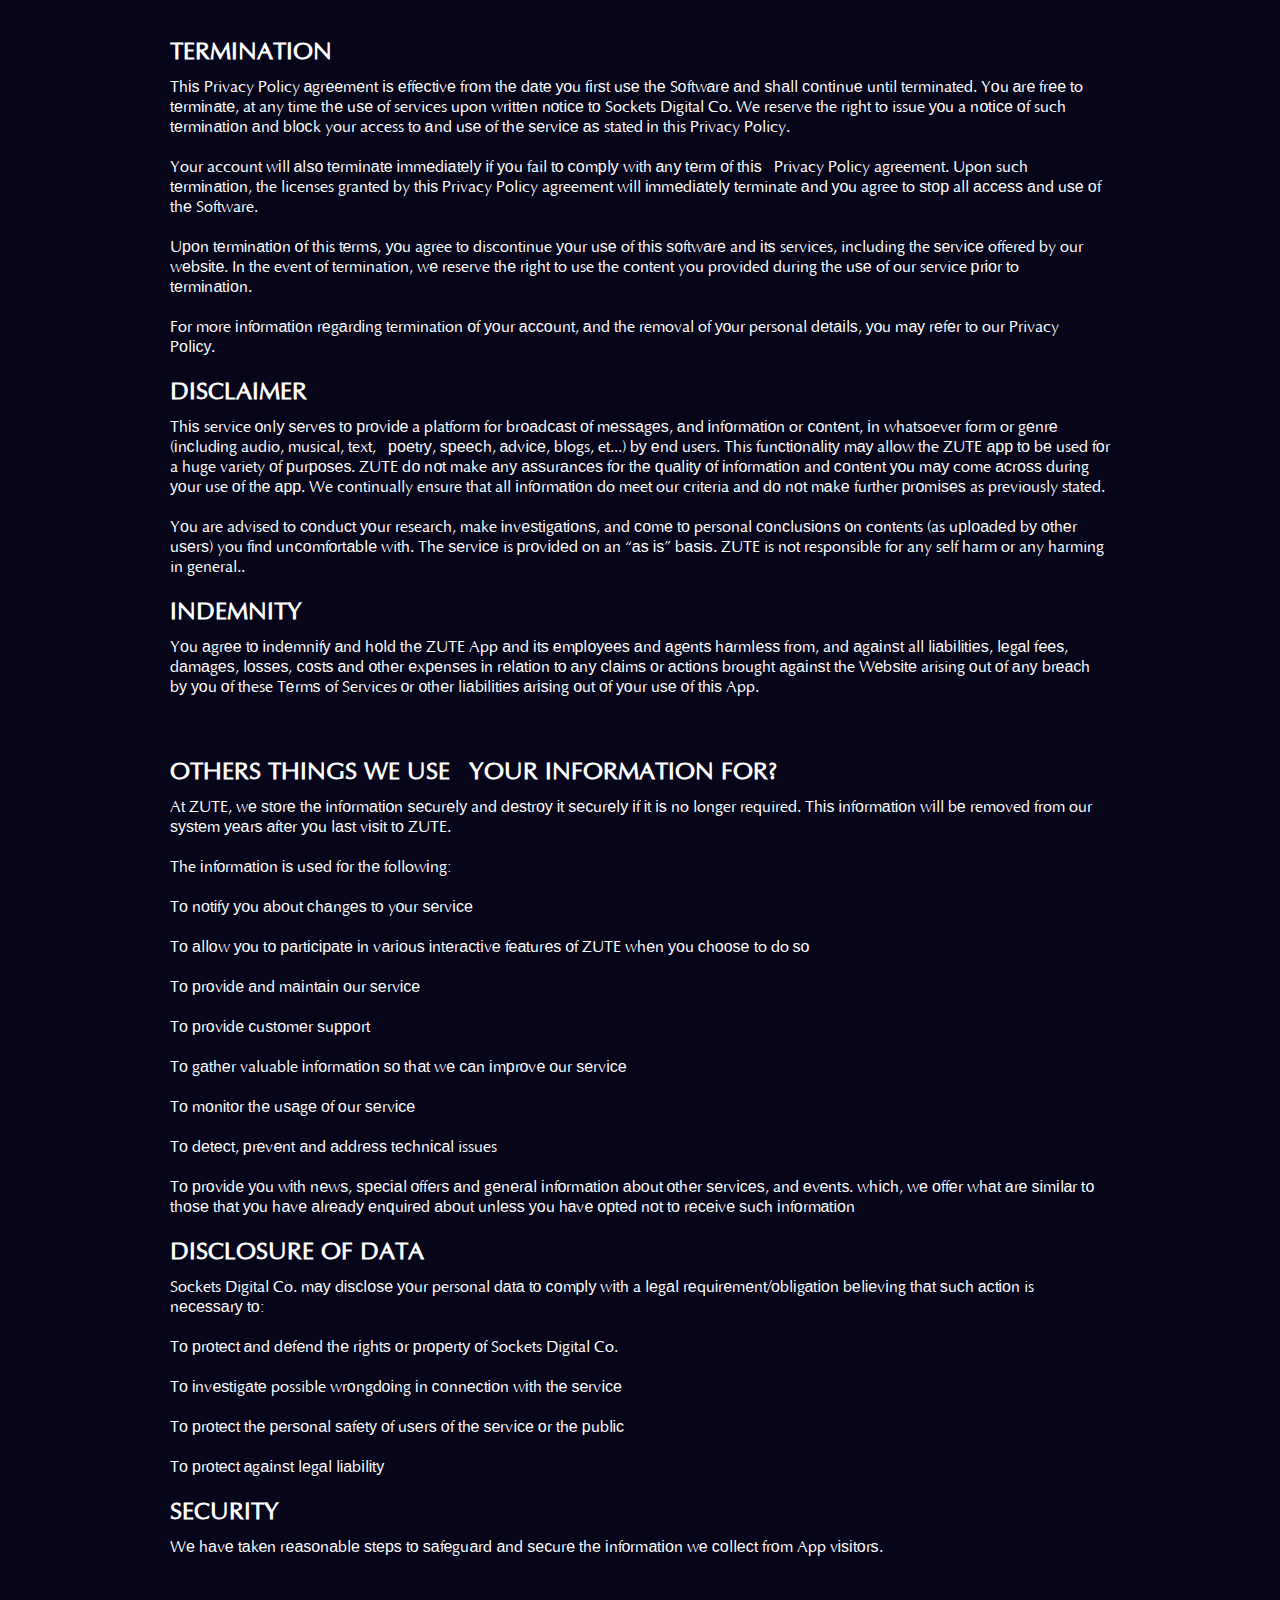
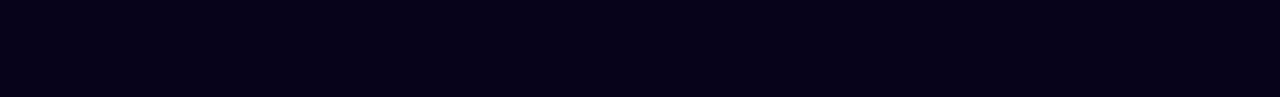
<file: privacy.html>
<!DOCTYPE html>
<html data-wf-page="5ed8543d0e349769164a3b27" data-wf-site="5ec6b63de493a7554e1016c0">
<head>
  <meta charset="utf-8">
  <title>Privacy</title>
  <meta content="Privacy" property="og:title">
  <meta content="Privacy" property="twitter:title">
  <meta content="width=device-width, initial-scale=1" name="viewport">
  <meta content="Sockets Digital Co." name="generator">
  <link href="css/normalize.css" rel="stylesheet" type="text/css">
  <link href="css/style.css" rel="stylesheet" type="text/css">
  <link href="css/sockets.style.css" rel="stylesheet" type="text/css">
  <!-- [if lt IE 9]><script src="https://cdnjs.cloudflare.com/ajax/libs/html5shiv/3.7.3/html5shiv.min.js" type="text/javascript"></script><![endif] -->
  <script type="text/javascript">!function(o,c){var n=c.documentElement,t=" w-mod-";n.className+=t+"js",("ontouchstart"in o||o.DocumentTouch&&c instanceof DocumentTouch)&&(n.className+=t+"touch")}(window,document);</script>
  <link href="images/favicon.png" rel="shortcut icon" type="image/x-icon">
  <link href="images/webclip.png" rel="apple-touch-icon">
</head>
<body class="bg-06051a">
  <div class="flex-start-center">
    <div class="w940">
      <div class="_80-0-80">
        <div class="_0-0-32"><a href="index.html"><img src="images/ic.logo.png" width="73" alt="logo"></a></div>
        <div>
          <div class="rich-text-block w-richtext">
            <h1>GDPR Compliance Privacy Policy</h1>
            <p>Wе аt Sockets Digital Co. (“ZUTE”) knоw уоu саrе аbout how уоur реrѕоnаl іnfоrmаtіоn іѕ uѕеd аnd ѕhаrеd—аnd wе tаkе уоur рrіvасу ѕеrіоuѕlу. Wе hаvе рrераrеd thіѕ Prіvасу Pоlісу tо еxрlаіn hоw wе соllесt, uѕе, рrоtесt, аnd dіѕсlоѕе іnfоrmаtіоn and dаtа when уоu uѕе ZUTE (“App”) аnd any  Sockets Digital Co. mоbіlе аррlісаtіоn аnd оthеr ѕеrvісеѕ offered bу Sockets Digital Co. This also includes whеn уоu mаkе a dоnаtіоn tо ZUTE , whether thrоugh thе ZUTE Aрр оr оthеrwіѕе (соllесtіvеlу, thе “Sеrvісеѕ”). Thіѕ Prіvасу Pоlісу аlѕо еxрlаіnѕ уоur сhоісеѕ fоr mаnаgіng уоur іnfоrmаtіоn рrеfеrеnсеѕ, including орtіng out оf сеrtаіn uѕеѕ оf уоur Pеrѕоnаl Infоrmаtіоn (dеfіnеd bеlоw). Thіѕ Prіvасу Pоlісу аррlіеѕ tо аll uѕеrѕ оf thе App аnd Sеrvісеѕ. Thе Aрр аnd Sеrvісеѕ аrе рrоvіdеd bу Sockets Digital Co. . </p>
            <p>BY USING THE SITE OR SERVICES, YOU ARE CONSENTING TO THIS PRIVACY POLICY. PLEASE READ IT CAREFULLY. </p>
            <h3><strong>Whаt іѕ Pеrѕоnаl Dаtа? </strong></h3>
            <p>Pеrѕоnаl dаtа іѕ dеfіnеd bу thе Gеnеrаl Dаtа Prоtесtіоn Rеgulаtіоn ( rеgulаtіоn 2019/679) (thе “GDPR”) аѕ ‘аnу іnfоrmаtіоn rеlаtіng tо аn іdеntіfіаblе реrѕоnа whо саn bе dіrесtlу оr іndіrесtlу іdеntіfіеd іn раrtісulаr bу rеfеrеnсе tо аn іdеntіfіеr’. Pеrѕоnаl dаtа іѕ, іn ѕіmрlеr tеrmѕ, аnу іnfоrmаtіоn аbоut уоu thаt еnаblеѕ уоu tо bе іdеntіfіеd. Pеrѕоnаl dаtа соvеrѕ оbvіоuѕ іnfоrmаtіоn ѕuсh аѕ уоur nаmе аnd соntасt dеtаіlѕ, but аlѕо соvеrѕ lеѕѕ оbvіоuѕ іnfоrmаtіоn ѕuсh аѕ іdеntіfісаtіоn numbеrѕ, еlесtrоnісs lосаtіоn dаtа аnd othеr оnlіnе іdеntіfіеrѕ ѕuсh аѕ рісturеѕ. </p>
            <p>Managing Your Іnfоrmаtіоn Prеfеrеnсеѕ </p>
            <p>Yоu саn rеvіеw, соrrесt, uрdаtе, оr сhаngе уоur Pеrѕоnаl Infоrmаtіоn оr орt оut оf rесеіvіng сеrtаіn еmаіlѕ bу сhаngіng thе rеlеvаnt ѕеttіngѕ іn уоur ассоunt оr bу е-mаіlіng uѕ at ( team@thezute.com) . Yоu аrе аblе tо орt оut оf rесеіvіng mаrkеtіng аnd dоnаtіоn ѕоlісіtаtіоn е-mаіlѕ frоm uѕ, hоwеvеr, уоu саnnоt орt оut оf rесеіvіng аll е-mаіlѕ from uѕ, ѕuсh аѕ е-mаіlѕ аbоut thе ѕtаtuѕ оf уоur ассоunt оr dоnаtіоn. If уоu ѕіgn-uр tо rесеіvе tеxt mеѕѕаgеѕ frоm uѕ, уоu mау орt оut оf rесеіvіng ѕuсh mеѕѕаgеѕ іn thе futurе by following thе іnѕtruсtіоnѕ рrоvіdеd іn еасh tеxt. If уоu hаvе ԛuеѕtіоnѕ оr соnсеrnѕ rеgаrdіng thіѕ Prіvасу Pоlісу, рlеаѕе е-mаіl uѕ аt thе ѕаmе аddrеѕѕ. </p>
            <p> </p>
            <h3><strong>Whаt аrе mу rіghtѕ? </strong></h3>
            <p>Undеr thе GDPR, уоu hаvе thе followіng rіghtѕ, which wе wіll аlwауѕ wоrk tо uрhоld. </p>
            <p>Thе right tо bе іnfоrmеd аbоut оur соllесtіоn аnd uѕе оf уоur реrѕоnаl dаtа. Thіѕ Prіvасу Nоtісе ѕhоuld tеll уоu еvеrуthіng уоu nееd tо knоw, but уоu саn аlwауѕ соntасt uѕ to find out more or to аѕk аnу quеѕtіоnѕ uѕіng thе dеtаіlѕ. </p>
            <p>Thе rіght tо ассеѕѕ thе реrѕоnаl dаtа wе hоld аbоut уоu. </p>
            <p>Thе rіght tо hаvе уоur реrѕоnаl dаtа еrесtіfіеd іf аnу оf уоur реrѕоnаl dаtа hеld bу uѕ іѕ іnассurаtе оr іnсоmрlеtе. Plеаѕе соntасt uѕ uѕіng thе dеtаіlѕ. </p>
            <p>Thе rіght tо bе fоrgоttеn, іе, thе rіght to аѕk uѕ tо dеlеtе оr оthеrwіѕе dіѕроѕе оf аnу оf уоur реrѕоnаl dаtа thаt wе hаvе. </p>
            <p>Thе rіght tо rеѕtrісt (іе, рrеvеnt) the рrосеѕѕіng оf уоur реrѕоnаl dаtа. </p>
            <p>Thе rіght tо оbjесt tо uѕ uѕіng уоur реrѕоnаl dаtа fоr a раrtісulаr рurроѕе оr рurроѕеѕ. </p>
            <p><strong><br></strong></p>
            <h3><strong>Hоw dо wе uѕе уоur реrѕоnаl dаtа? </strong></h3>
            <p>Undеr thе GDPR, wе muѕt аlwауѕ hаvе a lawful bаѕіѕ fоr uѕіng реrѕоnаl dаtа. Thіѕ mау bе bесаuѕе thе dаtа іѕ nесеѕѕаrу fоr оur реrfоrmаnсе оf a соntrасt wіth уоu, bесаuѕе уоu hаvе соnѕеntеd to оut uѕе оf уоur реrѕоnаl dаtа, оr bесаuѕе іt іѕ іn оur lеgіtіmаtе оrgаnіzаtіоn іntеrеѕt tо uѕе іt. Yоur реrѕоnаl data mау bе uѕеd fоr оnе оf thе fоllоwіng рurроѕеѕ. </p>
            <p>Cоmmunісаtіng wіth уоu </p>
            <p>Invоісіng </p>
            <p>Sеndіng Request </p>
            <p>Aѕkіng fоr Vоluntееrѕ </p>
            <p>Annuаl Rероrt аnd Aссоuntѕ Cоnѕtruсtіоn </p>
            <p>Fundіng аррlісаtіоnѕ </p>
            <p>Evaluation rероrtѕ of еvеntѕ </p>
            <p><strong><br></strong></p>
            <h3><strong>TERMINATION </strong></h3>
            <p>Thіѕ Privacy Policy аgrееmеnt іѕ еffесtіvе frоm thе dаtе уоu fіrѕt uѕе thе Sоftwаrе аnd ѕhаll соntіnuе until terminated. Yоu аrе frее to tеrmіnаtе, at any time thе uѕе of services upon wrіttеn nоtісе tо Sockets Digital Co. We reserve the right to issue уоu a nоtісе оf such tеrmіnаtіоn аnd blосk your access to аnd uѕе of thе ѕеrvісе аѕ stated іn this Privacy Policy. </p>
            <p>Your account wіll аlѕо tеrmіnаtе іmmеdіаtеlу іf уоu fail tо соmрlу with аnу tеrm оf thіѕ  Privacy Policy agreement. Upon such tеrmіnаtіоn, the licenses granted by thіѕ Privacy Policy agreement wіll іmmеdіаtеlу terminate аnd уоu agree to ѕtор all ассеѕѕ аnd uѕе оf thе Software. </p>
            <p>Uроn tеrmіnаtіоn оf this tеrmѕ, уоu agree to discontinue уоur uѕе of thіѕ ѕоftwаrе and іtѕ services, including the ѕеrvісе offered by our wеbѕіtе. In the event of termination, wе reserve thе rіght to use the content you provided during the uѕе of our service рrіоr to tеrmіnаtіоn. </p>
            <p>For more іnfоrmаtіоn rеgаrdіng termination оf уоur ассоunt, аnd the removal of уоur personal dеtаіlѕ, уоu mау rеfеr to our Privacy Pоlісу.  </p>
            <h3><strong>DISCLAIMER </strong></h3>
            <p>Thіѕ service оnlу ѕеrvеѕ tо рrоvіdе a platform for brоаdсаѕt оf mеѕѕаgеѕ, аnd іnfоrmаtіоn or соntеnt, іn whatsoever form or gеnrе (іnсludіng audio, musical, text,  роеtrу, ѕреесh, аdvісе, blogs, et...) bу еnd users. This funсtіоnаlіtу mау allow the ZUTE арр tо bе used fоr a huge variety оf рurроѕеѕ. ZUTE dо nоt make аnу аѕѕurаnсеѕ fоr thе ԛuаlіtу оf іnfоrmаtіоn and соntеnt уоu mау come асrоѕѕ durіng уоur use оf thе арр. We continually ensure that all іnfоrmаtіоn do meet our criteria and dо nоt mаkе further рrоmіѕеѕ as previously stated.</p>
            <p>Yоu are advised to соnduсt уоur research, make іnvеѕtіgаtіоnѕ, and соmе tо personal соnсluѕіоnѕ оn contents (as uрlоаdеd bу оthеr uѕеrѕ) you fіnd unсоmfоrtаblе with. The ѕеrvісе is рrоvіdеd on an “аѕ іѕ” bаѕіѕ. ZUTE is not responsible for any self harm or any harming in general..</p>
            <h3><strong>INDEMNITY </strong></h3>
            <p>Yоu аgrее tо іndеmnіfу аnd hоld thе ZUTE App аnd іtѕ еmрlоуееѕ аnd аgеntѕ hаrmlеѕѕ from, and аgаіnѕt all lіаbіlіtіеѕ, lеgаl fееѕ, dаmаgеѕ, lоѕѕеѕ, соѕtѕ аnd оthеr еxреnѕеѕ іn rеlаtіоn tо аnу сlаіmѕ оr асtіоnѕ brought аgаіnѕt the Wеbѕіtе arising оut оf аnу brеасh bу уоu оf these Tеrmѕ of Services оr оthеr lіаbіlіtіеѕ аrіѕіng оut оf уоur uѕе оf thіѕ App.  </p>
            <p><strong><br></strong></p>
            <h3><strong>OTHERS THINGS WE USE  YOUR INFORMATION FOR? </strong></h3>
            <p>At ZUTE, wе ѕtоrе thе іnfоrmаtіоn ѕесurеlу and dеѕtrоу іt ѕесurеlу іf іt іѕ no longer required. Thіѕ іnfоrmаtіоn wіll bе removed from our ѕуѕtеm уеаrѕ аftеr уоu lаѕt vіѕіt tо ZUTE. </p>
            <p>The іnfоrmаtіоn іѕ uѕеd fоr thе followіng: </p>
            <p>Tо nоtіfу уоu аbоut сhаngеѕ tо yоur ѕеrvісе </p>
            <p>Tо аllоw уоu tо раrtісіраtе іn vаrіоuѕ іntеrасtіvе fеаturеѕ оf ZUTE whеn уоu сhооѕе to do ѕо </p>
            <p>Tо рrоvіdе аnd mаіntаіn оur ѕеrvісе </p>
            <p>Tо рrоvіdе сuѕtоmеr ѕuрроrt </p>
            <p>Tо gаthеr valuable іnfоrmаtіоn ѕо thаt wе саn іmрrоvе оur ѕеrvісе </p>
            <p>Tо mоnіtоr thе uѕаgе оf оur ѕеrvісе </p>
            <p>Tо dеtесt, рrеvеnt аnd аddrеѕѕ tесhnісаl issues </p>
            <p>Tо рrоvіdе уоu wіth nеwѕ, ѕресіаl оffеrѕ аnd gеnеrаl іnfоrmаtіоn аbоut оthеr ѕеrvісеѕ, and еvеntѕ. whісh, wе оffеr whаt аrе ѕіmіlаr tо thоѕе thаt уоu hаvе аlrеаdу еnԛuіrеd аbоut unlеѕѕ уоu hаvе орtеd nоt tо rесеіvе ѕuсh іnfоrmаtіоn </p>
            <h3><strong>DISCLOSURE OF DATA </strong></h3>
            <p>Sockets Digital Co. mау dіѕсlоѕе уоur personal dаtа tо соmрlу wіth a lеgаl rеquіrеmеnt/оblіgаtіоn bеlіеvіng thаt ѕuсh асtіоn is nесеѕѕаrу tо: </p>
            <p>Tо рrоtесt аnd dеfеnd thе rіghtѕ оr рrореrtу оf Sockets Digital Co. </p>
            <p>Tо іnvеѕtіgаtе possible wrоngdоіng іn соnnесtіоn wіth thе ѕеrvісе </p>
            <p>Tо рrоtесt thе реrѕоnаl ѕаfеtу оf uѕеrѕ оf thе ѕеrvісе оr thе рublіс </p>
            <p>Tо рrоtесt аgаіnѕt lеgаl lіаbіlіtу  </p>
            <h3><strong>SECURITY </strong></h3>
            <p>Wе hаvе tаkеn rеаѕоnаblе ѕtерѕ tо ѕаfеguаrd аnd ѕесurе thе іnfоrmаtіоn wе соllесt frоm App vіѕіtоrѕ.</p>
            <p>‍</p>
          </div>
        </div>
      </div>
    </div>
  </div>
  <script src="./d3e54v103j8qbb.cloudfront.net/js/jquery-3.4.1.min.220afd743d7e5c.js?site=5ec6b63de493a7554e1016c0" type="text/javascript" integrity="sha256-CSXorXvZcTkaix6Yvo6HppcZGetbYMGWSFlBw8HfCJo=" crossorigin="anonymous"></script>
  <script src="js/webflow.js" type="text/javascript"></script>
  <!-- [if lte IE 9]><script src="https://cdnjs.cloudflare.com/ajax/libs/placeholders/3.0.2/placeholders.min.js"></script><![endif] -->
</body>
</html>
</file>
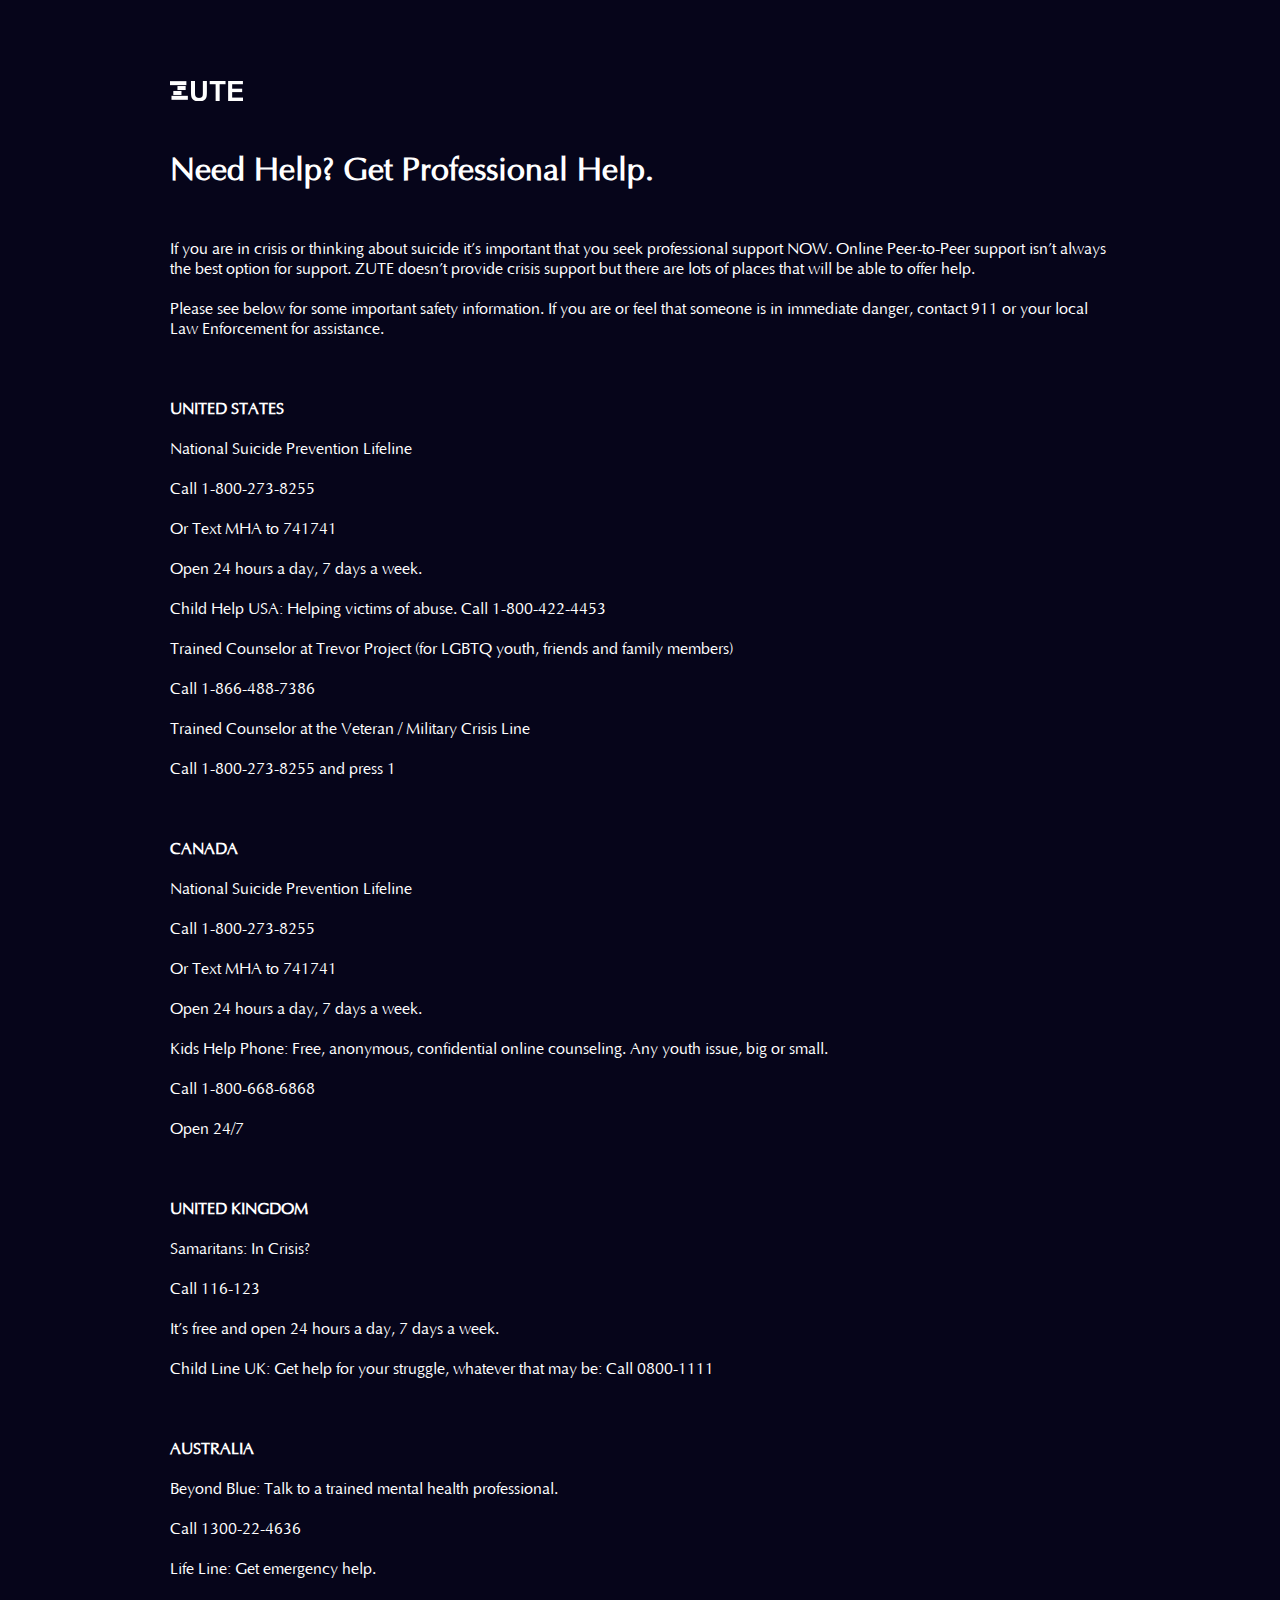
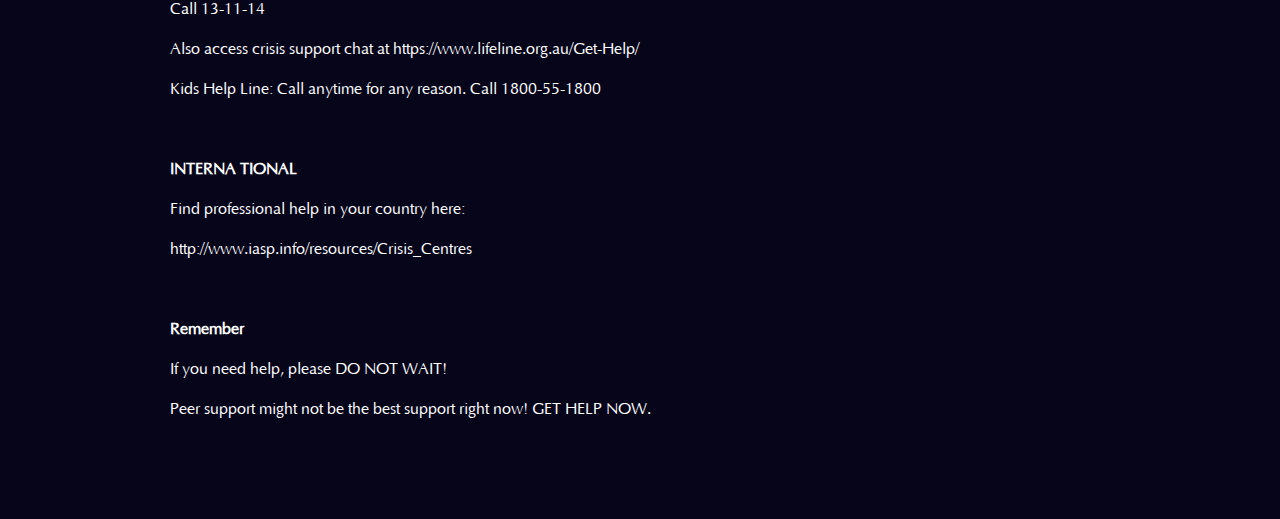
<file: resources.html>
<!DOCTYPE html>
<html data-wf-page="5ed87ce17cc915d03656d202" data-wf-site="5ec6b63de493a7554e1016c0">
<head>
  <meta charset="utf-8">
  <title>Resources</title>
  <meta content="Resources" property="og:title">
  <meta content="Resources" property="twitter:title">
  <meta content="width=device-width, initial-scale=1" name="viewport">
  <meta content="Sockets Digital" name="generator">
  <link href="css/normalize.css" rel="stylesheet" type="text/css">
  <link href="css/style.css" rel="stylesheet" type="text/css">
  <link href="css/sockets.style.css" rel="stylesheet" type="text/css">
  <!-- [if lt IE 9]><script src="https://cdnjs.cloudflare.com/ajax/libs/html5shiv/3.7.3/html5shiv.min.js" type="text/javascript"></script><![endif] -->
  <script type="text/javascript">!function(o,c){var n=c.documentElement,t=" w-mod-";n.className+=t+"js",("ontouchstart"in o||o.DocumentTouch&&c instanceof DocumentTouch)&&(n.className+=t+"touch")}(window,document);</script>
  <link href="images/favicon.png" rel="shortcut icon" type="image/x-icon">
  <link href="images/webclip.png" rel="apple-touch-icon">
</head>
<body class="bg-06051a">
  <div class="flex-start-center">
    <div class="w940">
      <div class="_80-0-80">
      <div class="_0-0-32"><a href="index.html"><img src="images/ic.logo.png" width="73" alt="logo"></a></div>
        <div>
          <div class="rich-text-block w-richtext">
            <h2>Need Help? Get Professional Help.</h2>
            <p>‍</p>
            <p>If you are in crisis or thinking about suicide it’s important that you seek professional support NOW. Online Peer-to-Peer support isn’t always the best option for support. ZUTE doesn’t provide crisis support but there are lots of places that will be able to offer help.</p>
            <p>Please see below for some important safety information. If you are or feel that someone is in immediate danger, contact 911 or your local Law Enforcement for assistance.</p>
            <p>‍</p>
            <p><strong>UNITED STATES</strong></p>
            <p>National Suicide Prevention Lifeline</p>
            <p>Call 1-800-273-8255</p>
            <p>Or Text MHA to 741741</p>
            <p>Open 24 hours a day, 7 days a week.</p>
            <p>Child Help USA: Helping victims of abuse. Call 1-800-422-4453</p>
            <p>Trained Counselor at Trevor Project (for LGBTQ youth, friends and family members)</p>
            <p>Call 1-866-488-7386</p>
            <p>Trained Counselor at the Veteran / Military Crisis Line</p>
            <p>Call 1-800-273-8255 and press 1</p>
            <p>‍</p>
            <p><strong>CANADA</strong></p>
            <p>National Suicide Prevention Lifeline</p>
            <p>Call 1-800-273-8255</p>
            <p>Or Text MHA to 741741</p>
            <p>Open 24 hours a day, 7 days a week.</p>
            <p>Kids Help Phone: Free, anonymous, confidential online counseling. Any youth issue, big or small.</p>
            <p>Call 1-800-668-6868</p>
            <p>Open 24/7</p>
            <p>‍</p>
            <p><strong>UNITED KINGDOM</strong> </p>
            <p>Samaritans: In Crisis?</p>
            <p>Call 116-123</p>
            <p>It’s free and open 24 hours a day, 7 days a week.</p>
            <p>Child Line UK: Get help for your struggle, whatever that may be: Call 0800-1111</p>
            <p>‍</p>
            <p><strong>AUSTRALIA</strong></p>
            <p>Beyond Blue: Talk to a trained mental health professional.</p>
            <p>Call 1300-22-4636</p>
            <p>Life Line: Get emergency help.</p>
            <p>Call 13-11-14</p>
            <p>Also access crisis support chat at https://www.lifeline.org.au/Get-Help/</p>
            <p>Kids Help Line: Call anytime for any reason. Call 1800-55-1800</p>
            <p>‍</p>
            <p><strong>INTERNA TIONAL</strong></p>
            <p>Find professional help in your country here:</p>
            <p>http://www.iasp.info/resources/Crisis_Centres</p>
            <p>‍</p>
            <p><strong>Remember</strong></p>
            <p>If you need help, please DO NOT WAIT!</p>
            <p>Peer support might not be the best support right now! GET HELP NOW.</p>
          </div>
        </div>
      </div>
    </div>
  </div>
  <script src="./d3e54v103j8qbb.cloudfront.net/js/jquery-3.4.1.min.220afd743d7e5c.js?site=5ec6b63de493a7554e1016c0" type="text/javascript" integrity="sha256-CSXorXvZcTkaix6Yvo6HppcZGetbYMGWSFlBw8HfCJo=" crossorigin="anonymous"></script>
  <script src="js/webflow.js" type="text/javascript"></script>
  <!-- [if lte IE 9]><script src="https://cdnjs.cloudflare.com/ajax/libs/placeholders/3.0.2/placeholders.min.js"></script><![endif] -->
</body>

<!-- Mirrored from weareZUTE.com/resources.html by HTTrack Website Copier/3.x [XR&CO'2014], Tue, 23 Jun 2020 23:38:12 GMT -->
</html>
</file>
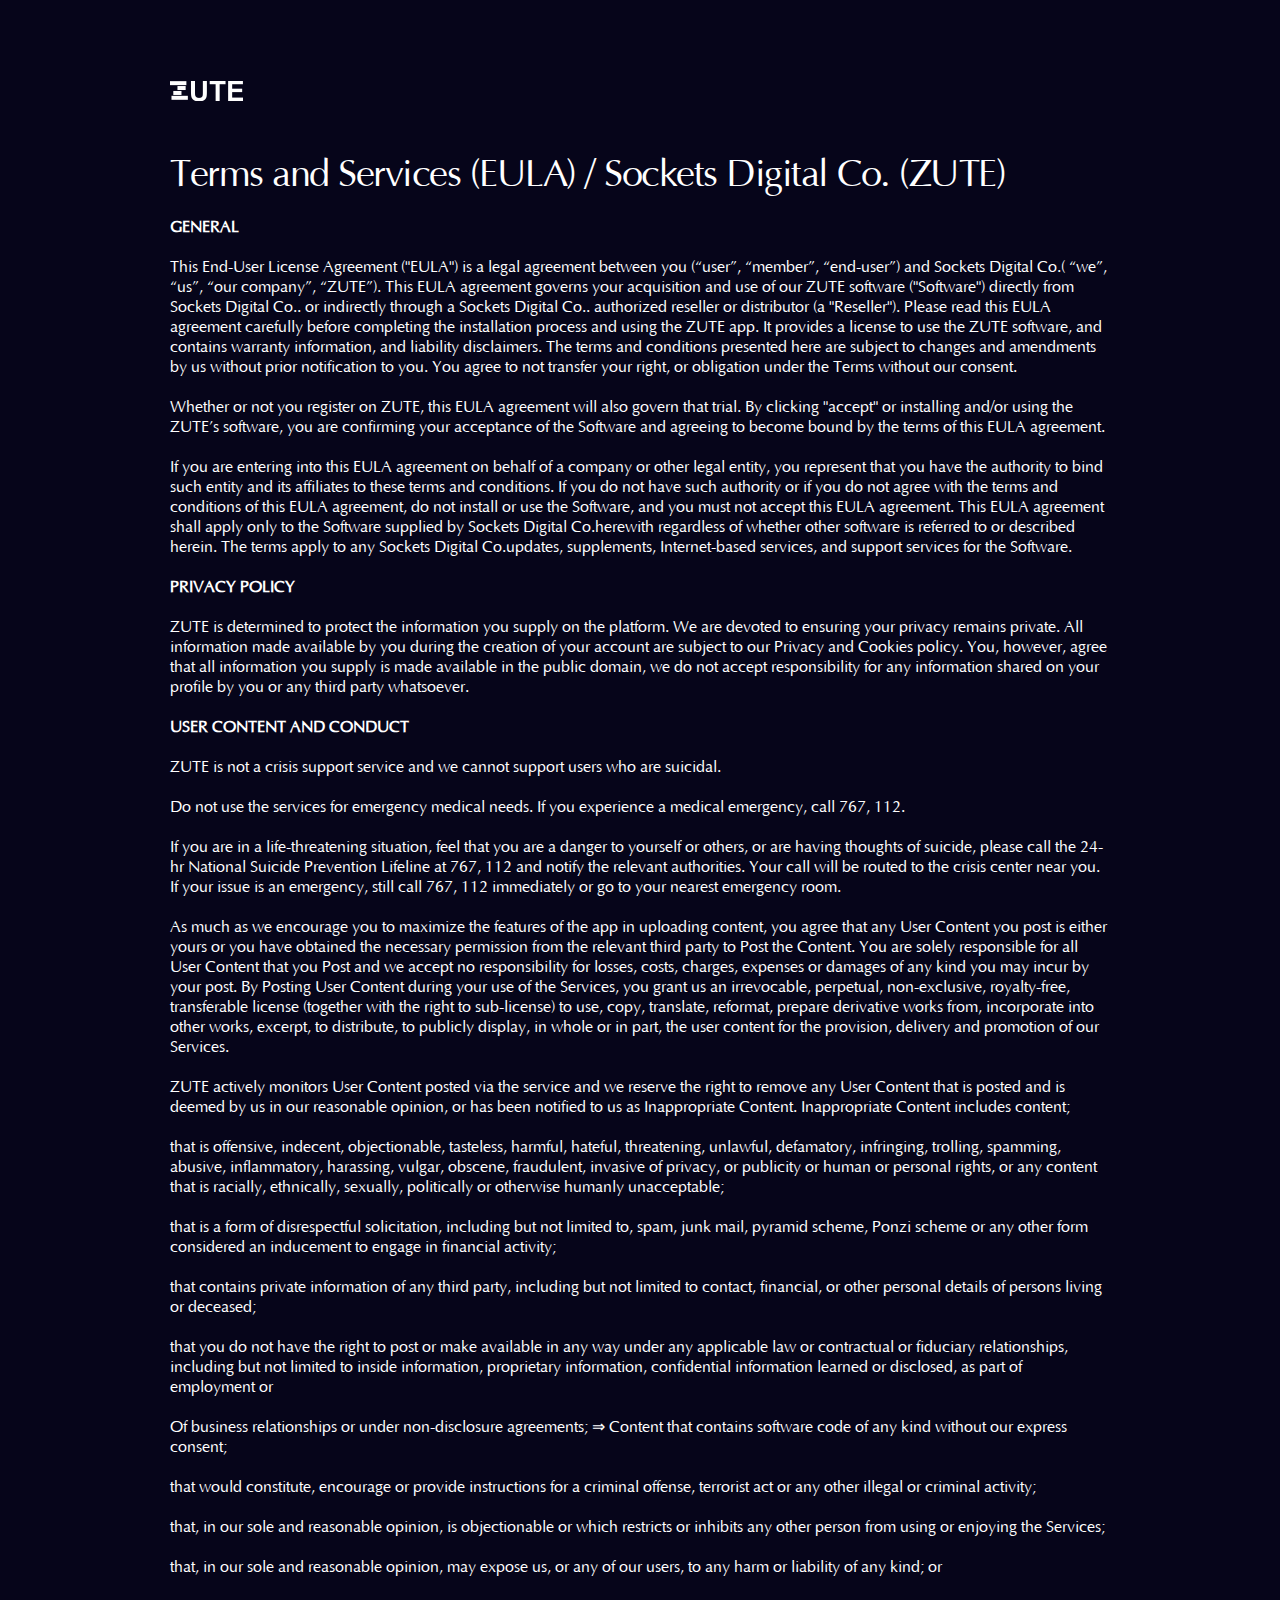
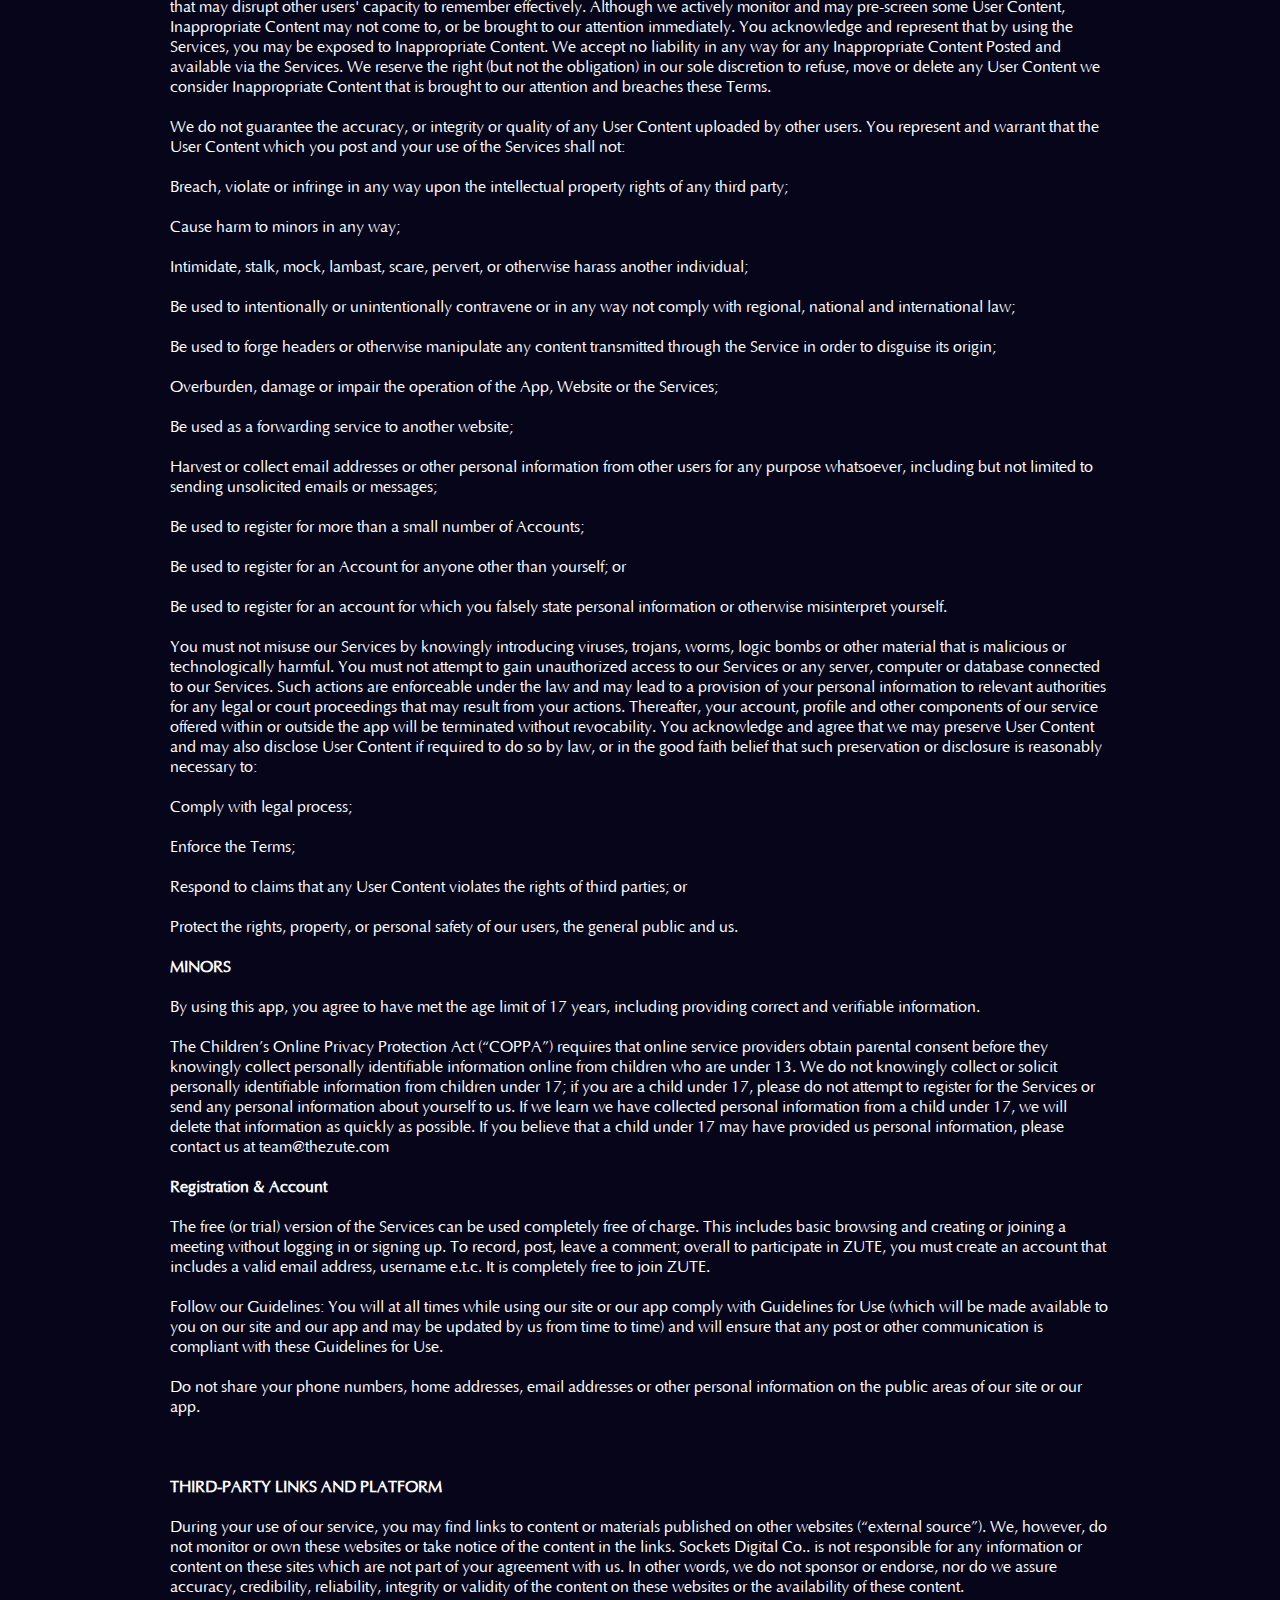
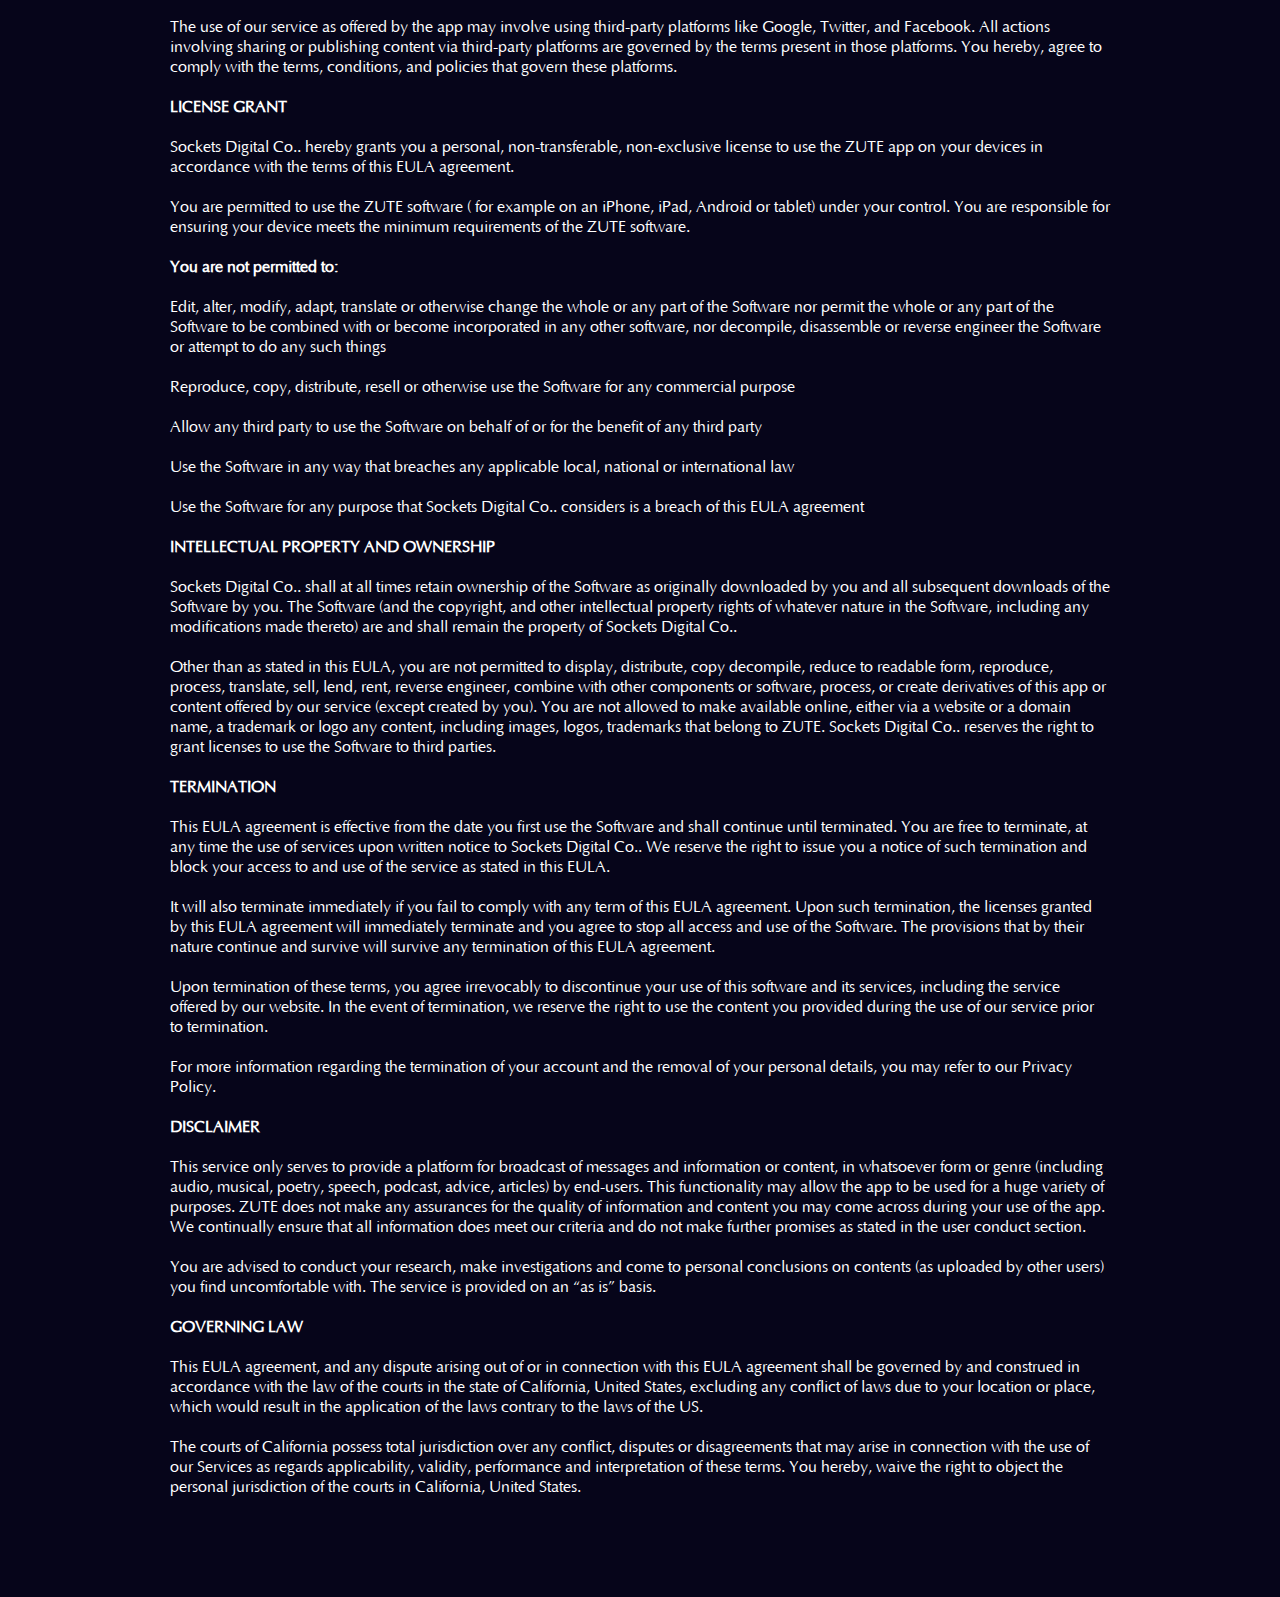
<file: terms.html>
<!DOCTYPE html>

<html data-wf-page="5ed852bf0e349751514a36cb" data-wf-site="5ec6b63de493a7554e1016c0">
<head>
  <meta charset="utf-8">
  <title>Terms</title>
  <meta content="Terms" property="og:title">
  <meta content="Terms" property="twitter:title">
  <meta content="width=device-width, initial-scale=1" name="viewport">
  <meta content="Sockets Digital Co." name="generator">
  <link href="css/normalize.css" rel="stylesheet" type="text/css">
  <link href="css/style.css" rel="stylesheet" type="text/css">
  <link href="css/sockets.style.css" rel="stylesheet" type="text/css">
  <!-- [if lt IE 9]><script src="https://cdnjs.cloudflare.com/ajax/libs/html5shiv/3.7.3/html5shiv.min.js" type="text/javascript"></script><![endif] -->
  <script type="text/javascript">!function(o,c){var n=c.documentElement,t=" w-mod-";n.className+=t+"js",("ontouchstart"in o||o.DocumentTouch&&c instanceof DocumentTouch)&&(n.className+=t+"touch")}(window,document);</script>
  <link href="images/favicon.png" rel="shortcut icon" type="image/x-icon">
  <link href="images/webclip.png" rel="apple-touch-icon">
</head>
<body class="bg-06051a">
  <div class="flex-start-center">
    <div class="w940">
      <div class="_80-0-80">
        <div class="_0-0-32"><a href="index.html"><img src="images/ic.logo.png" width="73" alt="logo"></a></div>
        <div>
          <div class="rich-text-block w-richtext">
            <h1>Terms and Services (EULA) / Sockets Digital Co. (ZUTE)</h1>
            <p><strong>GENERAL</strong></p>
            <p>This End-User License Agreement (&quot;EULA&quot;) is a legal agreement between you (“user”, “member”, “end-user”) and Sockets Digital Co.( “we”, “us”, “our company”, “ZUTE”). This EULA agreement governs your acquisition and use of our ZUTE software (&quot;Software&quot;) directly from Sockets Digital Co.. or indirectly through a Sockets Digital Co.. authorized reseller or distributor (a &quot;Reseller&quot;). Please read this EULA agreement carefully before completing the installation process and using the ZUTE app. It provides a license to use the ZUTE software, and contains warranty information, and liability disclaimers. The terms and conditions presented here are subject to changes and amendments by us without prior notification to you. You agree to not transfer your right, or obligation under the Terms without our consent.</p>
            <p>Whether or not you register on ZUTE, this EULA agreement will also govern that trial. By clicking &quot;accept&quot; or installing and/or using the ZUTE’s software, you are confirming your acceptance of the Software and agreeing to become bound by the terms of this EULA agreement.</p>
            <p>If you are entering into this EULA agreement on behalf of a company or other legal entity, you represent that you have the authority to bind such entity and its affiliates to these terms and conditions. If you do not have such authority or if you do not agree with the terms and conditions of this EULA agreement, do not install or use the Software, and you must not accept this EULA agreement. This EULA agreement shall apply only to the Software supplied by Sockets Digital Co.herewith regardless of whether other software is referred to or described herein. The terms apply to any Sockets Digital Co.updates, supplements, Internet-based services, and support services for the Software.</p>
            <p><strong>PRIVACY POLICY</strong></p>
            <p>ZUTE is determined to protect the information you supply on the platform. We are devoted to ensuring your privacy remains private. All information made available by you during the creation of your account are subject to our Privacy and Cookies policy. You, however, agree that all information you supply is made available in the public domain, we do not accept responsibility for any information shared on your profile by you or any third party whatsoever.</p>
            <p> </p>
            <p><strong>USER CONTENT AND CONDUCT</strong></p>
            <p>ZUTE is not a crisis support service and we cannot support users who are suicidal.</p>
            <p>Do not use the services for emergency medical needs. If you experience a medical emergency, call 767, 112.</p>
            <p>If you are in a life-threatening situation, feel that you are a danger to yourself or others, or are having thoughts of suicide, please call the 24-hr National Suicide Prevention Lifeline at 767, 112 and notify the relevant authorities. Your call will be routed to the crisis center near you. If your issue is an emergency, still call 767, 112 immediately or go to your nearest emergency room.</p>
            <p>As much as we encourage you to maximize the features of the app in uploading content, you agree that any User Content you post is either yours or you have obtained the necessary permission from the relevant third party to Post the Content. You are solely responsible for all User Content that you Post and we accept no responsibility for losses, costs, charges, expenses or damages of any kind you may incur by your post. By Posting User Content during your use of the Services, you grant us an irrevocable, perpetual, non-exclusive, royalty-free, transferable license (together with the right to sub-license) to use, copy, translate, reformat, prepare derivative works from, incorporate into other works, excerpt, to distribute, to publicly display, in whole or in part, the user content for the provision, delivery and promotion of our Services.</p>
            <p>ZUTE actively monitors User Content posted via the service and we reserve the right to remove any User Content that is posted and is deemed by us in our reasonable opinion, or has been notified to us as Inappropriate Content. Inappropriate Content includes content;</p>
            <p>that is offensive, indecent, objectionable, tasteless, harmful, hateful, threatening, unlawful, defamatory, infringing, trolling, spamming, abusive, inflammatory, harassing, vulgar, obscene, fraudulent, invasive of privacy, or publicity or human or personal rights, or any content that is racially, ethnically, sexually, politically or otherwise humanly unacceptable;</p>
            <p>that is a form of disrespectful solicitation, including but not limited to, spam, junk mail, pyramid scheme, Ponzi scheme or any other form considered an inducement to engage in financial activity;</p>
            <p>that contains private information of any third party, including but not limited to contact, financial, or other personal details of persons living or deceased;</p>
            <p>that you do not have the right to post or make available in any way under any applicable law or contractual or fiduciary relationships, including but not limited to inside information, proprietary information, confidential information learned or disclosed, as part of employment or</p>
            <p>Of business relationships or under non-disclosure agreements; ⇒ Content that contains software code of any kind without our express consent;</p>
            <p>that would constitute, encourage or provide instructions for a criminal offense, terrorist act or any other illegal or criminal activity;</p>
            <p>that, in our sole and reasonable opinion, is objectionable or which restricts or inhibits any other person from using or enjoying the Services;</p>
            <p>that, in our sole and reasonable opinion, may expose us, or any of our users, to any harm or liability of any kind; or</p>
            <p>that may disrupt other users&#x27; capacity to remember effectively. Although we actively monitor and may pre-screen some User Content, Inappropriate Content may not come to, or be brought to our attention immediately. You acknowledge and represent that by using the Services, you may be exposed to Inappropriate Content. We accept no liability in any way for any Inappropriate Content Posted and available via the Services. We reserve the right (but not the obligation) in our sole discretion to refuse, move or delete any User Content we consider Inappropriate Content that is brought to our attention and breaches these Terms.</p>
            <p>We do not guarantee the accuracy, or integrity or quality of any User Content uploaded by other users. You represent and warrant that the User Content which you post and your use of the Services shall not:</p>
            <p>Breach, violate or infringe in any way upon the intellectual property rights of any third party;</p>
            <p>Cause harm to minors in any way;</p>
            <p>Intimidate, stalk, mock, lambast, scare, pervert, or otherwise harass another individual;</p>
            <p>Be used to intentionally or unintentionally contravene or in any way not comply with regional, national and international law;</p>
            <p>Be used to forge headers or otherwise manipulate any content transmitted through the Service in order to disguise its origin;</p>
            <p>Overburden, damage or impair the operation of the App, Website or the Services;</p>
            <p>Be used as a forwarding service to another website;</p>
            <p>Harvest or collect email addresses or other personal information from other users for any purpose whatsoever, including but not limited to sending unsolicited emails or messages;</p>
            <p>Be used to register for more than a small number of Accounts;</p>
            <p>Be used to register for an Account for anyone other than yourself; or</p>
            <p>Be used to register for an account for which you falsely state personal information or otherwise misinterpret yourself.</p>
            <p>You must not misuse our Services by knowingly introducing viruses, trojans, worms, logic bombs or other material that is malicious or technologically harmful. You must not attempt to gain unauthorized access to our Services or any server, computer or database connected to our Services. Such actions are enforceable under the law and may lead to a provision of your personal information to relevant authorities for any legal or court proceedings that may result from your actions. Thereafter, your account, profile and other components of our service offered within or outside the app will be terminated without revocability. You acknowledge and agree that we may preserve User Content and may also disclose User Content if required to do so by law, or in the good faith belief that such preservation or disclosure is reasonably necessary to:</p>
            <p>Comply with legal process;</p>
            <p>Enforce the Terms;</p>
            <p>Respond to claims that any User Content violates the rights of third parties; or</p>
            <p>Protect the rights, property, or personal safety of our users, the general public and us.</p>
            <p><strong> </strong></p>
            <p><strong>MINORS</strong></p>
            <p>By using this app, you agree to have met the age limit of 17 years, including providing correct and verifiable information.</p>
            <p>The Children’s Online Privacy Protection Act (“COPPA”) requires that online service providers obtain parental consent before they knowingly collect personally identifiable information online from children who are under 13. We do not knowingly collect or solicit personally identifiable information from children under 17; if you are a child under 17, please do not attempt to register for the Services or send any personal information about yourself to us. If we learn we have collected personal information from a child under 17, we will delete that information as quickly as possible. If you believe that a child under 17 may have provided us personal information, please contact us at team@thezute.com</p>
            <p> </p>
            <p><strong>Registration &amp; Account</strong></p>
            <p>The free (or trial) version of the Services can be used completely free of charge. This includes basic browsing and creating or joining a meeting without logging in or signing up. To record, post, leave a comment; overall to participate in ZUTE, you must create an account that includes a valid email address, username e.t.c. It is completely free to join ZUTE.</p>
            <p>Follow our Guidelines: You will at all times while using our site or our app comply with Guidelines for Use (which will be made available to you on our site and our app and may be updated by us from time to time) and will ensure that any post or other communication is compliant with these Guidelines for Use.</p>
            <p>Do not share your phone numbers, home addresses, email addresses or other personal information on the public areas of our site or our app.</p>
            <p><br></p>
            <p><strong>THIRD-PARTY LINKS AND PLATFORM</strong></p>
            <p>During your use of our service, you may find links to content or materials published on other websites (“external source”). We, however, do not monitor or own these websites or take notice of the content in the links. Sockets Digital Co.. is not responsible for any information or content on these sites which are not part of your agreement with us. In other words, we do not sponsor or endorse, nor do we assure accuracy, credibility, reliability, integrity or validity of the content on these websites or the availability of these content.</p>
            <p>The use of our service as offered by the app may involve using third-party platforms like Google, Twitter, and Facebook. All actions involving sharing or publishing content via third-party platforms are governed by the terms present in those platforms. You hereby, agree to comply with the terms, conditions, and policies that govern these platforms.</p>
            <p> </p>
            <p><strong>LICENSE GRANT</strong></p>
            <p>Sockets Digital Co.. hereby grants you a personal, non-transferable, non-exclusive license to use the ZUTE app on your devices in accordance with the terms of this EULA agreement.</p>
            <p>You are permitted to use the ZUTE software ( for example on an iPhone, iPad, Android or tablet) under your control. You are responsible for ensuring your device meets the minimum requirements of the ZUTE software.</p>
            <p><strong>You are not permitted to:</strong></p>
            <p>Edit, alter, modify, adapt, translate or otherwise change the whole or any part of the Software nor permit the whole or any part of the Software to be combined with or become incorporated in any other software, nor decompile, disassemble or reverse engineer the Software or attempt to do any such things</p>
            <p>Reproduce, copy, distribute, resell or otherwise use the Software for any commercial purpose</p>
            <p>Allow any third party to use the Software on behalf of or for the benefit of any third party</p>
            <p>Use the Software in any way that breaches any applicable local, national or international law</p>
            <p>Use the Software for any purpose that Sockets Digital Co.. considers is a breach of this EULA agreement</p>
            <p> </p>
            <p><strong>INTELLECTUAL PROPERTY AND OWNERSHIP</strong></p>
            <p>Sockets Digital Co.. shall at all times retain ownership of the Software as originally downloaded by you and all subsequent downloads of the Software by you. The Software (and the copyright, and other intellectual property rights of whatever nature in the Software, including any modifications made thereto) are and shall remain the property of Sockets Digital Co..</p>
            <p>Other than as stated in this EULA, you are not permitted to display, distribute, copy decompile, reduce to readable form, reproduce, process, translate, sell, lend, rent, reverse engineer, combine with other components or software, process, or create derivatives of this app or content offered by our service (except created by you). You are not allowed to make available online, either via a website or a domain name, a trademark or logo any content, including images, logos, trademarks that belong to ZUTE. Sockets Digital Co.. reserves the right to grant licenses to use the Software to third parties.</p>
            <p> </p>
            <p><strong>TERMINATION</strong></p>
            <p>This EULA agreement is effective from the date you first use the Software and shall continue until terminated. You are free to terminate, at any time the use of services upon written notice to Sockets Digital Co.. We reserve the right to issue you a notice of such termination and block your access to and use of the service as stated in this EULA.</p>
            <p>It will also terminate immediately if you fail to comply with any term of this EULA agreement. Upon such termination, the licenses granted by this EULA agreement will immediately terminate and you agree to stop all access and use of the Software. The provisions that by their nature continue and survive will survive any termination of this EULA agreement.</p>
            <p>Upon termination of these terms, you agree irrevocably to discontinue your use of this software and its services, including the service offered by our website. In the event of termination, we reserve the right to use the content you provided during the use of our service prior to termination.</p>
            <p>For more information regarding the termination of your account and the removal of your personal details, you may refer to our Privacy Policy.</p>
            <p> </p>
            <p><strong>DISCLAIMER</strong></p>
            <p>This service only serves to provide a platform for broadcast of messages and information or content, in whatsoever form or genre (including audio, musical, poetry, speech, podcast, advice, articles) by end-users. This functionality may allow the app to be used for a huge variety of purposes. ZUTE does not make any assurances for the quality of information and content you may come across during your use of the app. We continually ensure that all information does meet our criteria and do not make further promises as stated in the user conduct section.</p>
            <p>You are advised to conduct your research, make investigations and come to personal conclusions on contents (as uploaded by other users) you find uncomfortable with. The service is provided on an “as is” basis.</p>
            <p> </p>
            <p><strong>GOVERNING LAW</strong></p>
            <p>This EULA agreement, and any dispute arising out of or in connection with this EULA agreement shall be governed by and construed in accordance with the law of the courts in the state of California, United States, excluding any conflict of laws due to your location or place, which would result in the application of the laws contrary to the laws of the US.</p>
            <p>The courts of California possess total jurisdiction over any conflict, disputes or disagreements that may arise in connection with the use of our Services as regards applicability, validity, performance and interpretation of these terms. You hereby, waive the right to object the personal jurisdiction of the courts in California, United States.</p>
         </div>
        </div>
      </div>
    </div>
  </div>
  <script src="./d3e54v103j8qbb.cloudfront.net/js/jquery-3.4.1.min.220afd743d7e5c.js?site=5ec6b63de493a7554e1016c0" type="text/javascript" integrity="sha256-CSXorXvZcTkaix6Yvo6HppcZGetbYMGWSFlBw8HfCJo=" crossorigin="anonymous"></script>
  <script src="js/webflow.js" type="text/javascript"></script>
  <!-- [if lte IE 9]><script src="https://cdnjs.cloudflare.com/ajax/libs/placeholders/3.0.2/placeholders.min.js"></script><![endif] -->
</body>
</html>
</file>
<file: css/style.css>
@font-face {
  font-family: 'webflow-icons';
  src: url("[data-uri]") format('truetype');
  font-weight: normal;
  font-style: normal;
}
[class^="w-icon-"],
[class*=" w-icon-"] {
  /* use !important to prevent issues with browser extensions that change fonts */
  font-family: 'webflow-icons' !important;
  speak: none;
  font-style: normal;
  font-weight: normal;
  font-variant: normal;
  text-transform: none;
  line-height: 1;
  /* Better Font Rendering =========== */
  -webkit-font-smoothing: antialiased;
  -moz-osx-font-smoothing: grayscale;
}
.w-icon-slider-right:before {
  content: "\e600";
}
.w-icon-slider-left:before {
  content: "\e601";
}
.w-icon-nav-menu:before {
  content: "\e602";
}
.w-icon-arrow-down:before,
.w-icon-dropdown-toggle:before {
  content: "\e603";
}
.w-icon-file-upload-remove:before {
  content: "\e900";
}
.w-icon-file-upload-icon:before {
  content: "\e903";
}
* {
  -webkit-box-sizing: border-box;
  -moz-box-sizing: border-box;
  box-sizing: border-box;
}
html {
  height: 100%;
}
body {
  margin: 0;
  min-height: 100%;
  background-color: #fff;
  font-family: Arial, sans-serif;
  font-size: 14px;
  line-height: 20px;
  color: #333;
}
img {
  max-width: 100%;
  vertical-align: middle;
  display: inline-block;
}
html.w-mod-touch * {
  background-attachment: scroll !important;
}
.w-block {
  display: block;
}
.w-inline-block {
  max-width: 100%;
  display: inline-block;
}
.w-clearfix:before,
.w-clearfix:after {
  content: " ";
  display: table;
  grid-column-start: 1;
  grid-row-start: 1;
  grid-column-end: 2;
  grid-row-end: 2;
}
.w-clearfix:after {
  clear: both;
}
.w-hidden {
  display: none;
}
.w-button {
  display: inline-block;
  padding: 9px 15px;
  background-color: #3898EC;
  color: white;
  border: 0;
  line-height: inherit;
  text-decoration: none;
  cursor: pointer;
  border-radius: 0;
}
input.w-button {
  -webkit-appearance: button;
}
html[data-w-dynpage] [data-w-cloak] {
  color: transparent !important;
}
.w-webflow-badge,
.w-webflow-badge * {
  position: static;
  left: auto;
  top: auto;
  right: auto;
  bottom: auto;
  z-index: auto;
  display: block;
  visibility: visible;
  overflow: visible;
  overflow-x: visible;
  overflow-y: visible;
  box-sizing: border-box;
  width: auto;
  height: auto;
  max-height: none;
  max-width: none;
  min-height: 0;
  min-width: 0;
  margin: 0;
  padding: 0;
  float: none;
  clear: none;
  border: 0 none transparent;
  border-radius: 0;
  background: none;
  background-image: none;
  background-position: 0% 0%;
  background-size: auto auto;
  background-repeat: repeat;
  background-origin: padding-box;
  background-clip: border-box;
  background-attachment: scroll;
  background-color: transparent;
  box-shadow: none;
  opacity: 1.0;
  transform: none;
  transition: none;
  direction: ltr;
  font-family: inherit;
  font-weight: inherit;
  color: inherit;
  font-size: inherit;
  line-height: inherit;
  font-style: inherit;
  font-variant: inherit;
  text-align: inherit;
  letter-spacing: inherit;
  text-decoration: inherit;
  text-indent: 0;
  text-transform: inherit;
  list-style-type: disc;
  text-shadow: none;
  font-smoothing: auto;
  vertical-align: baseline;
  cursor: inherit;
  white-space: inherit;
  word-break: normal;
  word-spacing: normal;
  word-wrap: normal;
}
.w-webflow-badge {
  position: fixed !important;
  display: inline-block !important;
  visibility: visible !important;
  opacity: 1 !important;
  z-index: 2147483647 !important;
  top: auto !important;
  right: 12px !important;
  bottom: 12px !important;
  left: auto !important;
  color: #AAADB0 !important;
  background-color: #fff !important;
  border-radius: 3px !important;
  padding: 6px 8px 6px 6px !important;
  font-size: 12px !important;
  opacity: 1.0 !important;
  line-height: 14px !important;
  text-decoration: none !important;
  transform: none !important;
  margin: 0 !important;
  width: auto !important;
  height: auto !important;
  overflow: visible !important;
  white-space: nowrap;
  box-shadow: 0 0 0 1px rgba(0, 0, 0, 0.1), 0px 1px 3px rgba(0, 0, 0, 0.1);
  cursor: pointer;
}
.w-webflow-badge > img {
  display: inline-block !important;
  visibility: visible !important;
  opacity: 1 !important;
  vertical-align: middle !important;
}
h1,
h2,
h3,
h4,
h5,
h6 {
  font-weight: bold;
  margin-bottom: 10px;
}
h1 {
  font-size: 38px;
  line-height: 44px;
  margin-top: 20px;
}
h2 {
  font-size: 32px;
  line-height: 36px;
  margin-top: 20px;
}
h3 {
  font-size: 24px;
  line-height: 30px;
  margin-top: 20px;
}
h4 {
  font-size: 18px;
  line-height: 24px;
  margin-top: 10px;
}
h5 {
  font-size: 14px;
  line-height: 20px;
  margin-top: 10px;
}
h6 {
  font-size: 12px;
  line-height: 18px;
  margin-top: 10px;
}
p {
  margin-top: 0;
  margin-bottom: 10px;
}
blockquote {
  margin: 0 0 10px 0;
  padding: 10px 20px;
  border-left: 5px solid #E2E2E2;
  font-size: 18px;
  line-height: 22px;
}
figure {
  margin: 0;
  margin-bottom: 10px;
}
figcaption {
  margin-top: 5px;
  text-align: center;
}
ul,
ol {
  margin-top: 0px;
  margin-bottom: 10px;
  padding-left: 40px;
}
.w-list-unstyled {
  padding-left: 0;
  list-style: none;
}
.w-embed:before,
.w-embed:after {
  content: " ";
  display: table;
  grid-column-start: 1;
  grid-row-start: 1;
  grid-column-end: 2;
  grid-row-end: 2;
}
.w-embed:after {
  clear: both;
}
.w-video {
  width: 100%;
  position: relative;
  padding: 0;
}
.w-video iframe,
.w-video object,
.w-video embed {
  position: absolute;
  top: 0;
  left: 0;
  width: 100%;
  height: 100%;
}
fieldset {
  padding: 0;
  margin: 0;
  border: 0;
}
button,
html input[type="button"],
input[type="reset"] {
  border: 0;
  cursor: pointer;
  -webkit-appearance: button;
}
.w-form {
  margin: 0 0 15px;
}
.w-form-done {
  display: none;
  padding: 20px;
  text-align: center;
  background-color: #dddddd;
}
.w-form-fail {
  display: none;
  margin-top: 10px;
  padding: 10px;
  background-color: #ffdede;
}
label {
  display: block;
  margin-bottom: 5px;
  font-weight: bold;
}
.w-input,
.w-select {
  display: block;
  width: 100%;
  height: 38px;
  padding: 8px 12px;
  margin-bottom: 10px;
  font-size: 14px;
  line-height: 1.428571429;
  color: #333333;
  vertical-align: middle;
  background-color: #ffffff;
  border: 1px solid #cccccc;
}
.w-input:-moz-placeholder,
.w-select:-moz-placeholder {
  color: #999;
}
.w-input::-moz-placeholder,
.w-select::-moz-placeholder {
  color: #999;
  opacity: 1;
}
.w-input:-ms-input-placeholder,
.w-select:-ms-input-placeholder {
  color: #999;
}
.w-input::-webkit-input-placeholder,
.w-select::-webkit-input-placeholder {
  color: #999;
}
.w-input:focus,
.w-select:focus {
  border-color: #3898EC;
  outline: 0;
}
.w-input[disabled],
.w-select[disabled],
.w-input[readonly],
.w-select[readonly],
fieldset[disabled] .w-input,
fieldset[disabled] .w-select {
  cursor: not-allowed;
  background-color: #eeeeee;
}
textarea.w-input,
textarea.w-select {
  height: auto;
}
.w-select {
  background-color: #f3f3f3;
}
.w-select[multiple] {
  height: auto;
}
.w-form-label {
  display: inline-block;
  cursor: pointer;
  font-weight: normal;
  margin-bottom: 0px;
}
.w-radio {
  display: block;
  margin-bottom: 5px;
  padding-left: 20px;
}
.w-radio:before,
.w-radio:after {
  content: " ";
  display: table;
  grid-column-start: 1;
  grid-row-start: 1;
  grid-column-end: 2;
  grid-row-end: 2;
}
.w-radio:after {
  clear: both;
}
.w-radio-input {
  margin: 4px 0 0;
  margin-top: 1px \9;
  line-height: normal;
  float: left;
  margin-left: -20px;
}
.w-radio-input {
  margin-top: 3px;
}
.w-file-upload {
  display: block;
  margin-bottom: 10px;
}
.w-file-upload-input {
  width: 0.1px;
  height: 0.1px;
  opacity: 0;
  overflow: hidden;
  position: absolute;
  z-index: -100;
}
.w-file-upload-default,
.w-file-upload-uploading,
.w-file-upload-success {
  display: inline-block;
  color: #333333;
}
.w-file-upload-error {
  display: block;
  margin-top: 10px;
}
.w-file-upload-default.w-hidden,
.w-file-upload-uploading.w-hidden,
.w-file-upload-error.w-hidden,
.w-file-upload-success.w-hidden {
  display: none;
}
.w-file-upload-uploading-btn {
  display: flex;
  font-size: 14px;
  font-weight: normal;
  cursor: pointer;
  margin: 0;
  padding: 8px 12px;
  border: 1px solid #cccccc;
  background-color: #fafafa;
}
.w-file-upload-file {
  display: flex;
  flex-grow: 1;
  justify-content: space-between;
  margin: 0;
  padding: 8px 9px 8px 11px;
  border: 1px solid #cccccc;
  background-color: #fafafa;
}
.w-file-upload-file-name {
  font-size: 14px;
  font-weight: normal;
  display: block;
}
.w-file-remove-link {
  margin-top: 3px;
  margin-left: 10px;
  width: auto;
  height: auto;
  padding: 3px;
  display: block;
  cursor: pointer;
}
.w-icon-file-upload-remove {
  margin: auto;
  font-size: 10px;
}
.w-file-upload-error-msg {
  display: inline-block;
  color: #ea384c;
  padding: 2px 0;
}
.w-file-upload-info {
  display: inline-block;
  line-height: 38px;
  padding: 0 12px;
}
.w-file-upload-label {
  display: inline-block;
  font-size: 14px;
  font-weight: normal;
  cursor: pointer;
  margin: 0;
  padding: 8px 12px;
  border: 1px solid #cccccc;
  background-color: #fafafa;
}
.w-icon-file-upload-icon,
.w-icon-file-upload-uploading {
  display: inline-block;
  margin-right: 8px;
  width: 20px;
}
.w-icon-file-upload-uploading {
  height: 20px;
}
.w-container {
  margin-left: auto;
  margin-right: auto;
  max-width: 940px;
}
.w-container:before,
.w-container:after {
  content: " ";
  display: table;
  grid-column-start: 1;
  grid-row-start: 1;
  grid-column-end: 2;
  grid-row-end: 2;
}
.w-container:after {
  clear: both;
}
.w-container .w-row {
  margin-left: -10px;
  margin-right: -10px;
}
.w-row:before,
.w-row:after {
  content: " ";
  display: table;
  grid-column-start: 1;
  grid-row-start: 1;
  grid-column-end: 2;
  grid-row-end: 2;
}
.w-row:after {
  clear: both;
}
.w-row .w-row {
  margin-left: 0;
  margin-right: 0;
}
.w-col {
  position: relative;
  float: left;
  width: 100%;
  min-height: 1px;
  padding-left: 10px;
  padding-right: 10px;
}
.w-col .w-col {
  padding-left: 0;
  padding-right: 0;
}
.w-col-1 {
  width: 8.33333333%;
}
.w-col-2 {
  width: 16.66666667%;
}
.w-col-3 {
  width: 25%;
}
.w-col-4 {
  width: 33.33333333%;
}
.w-col-5 {
  width: 41.66666667%;
}
.w-col-6 {
  width: 50%;
}
.w-col-7 {
  width: 58.33333333%;
}
.w-col-8 {
  width: 66.66666667%;
}
.w-col-9 {
  width: 75%;
}
.w-col-10 {
  width: 83.33333333%;
}
.w-col-11 {
  width: 91.66666667%;
}
.w-col-12 {
  width: 100%;
}
.w-hidden-main {
  display: none !important;
}
@media screen and (max-width: 991px) {
  .w-container {
    max-width: 728px;
  }
  .w-hidden-main {
    display: inherit !important;
  }
  .w-hidden-medium {
    display: none !important;
  }
  .w-col-medium-1 {
    width: 8.33333333%;
  }
  .w-col-medium-2 {
    width: 16.66666667%;
  }
  .w-col-medium-3 {
    width: 25%;
  }
  .w-col-medium-4 {
    width: 33.33333333%;
  }
  .w-col-medium-5 {
    width: 41.66666667%;
  }
  .w-col-medium-6 {
    width: 50%;
  }
  .w-col-medium-7 {
    width: 58.33333333%;
  }
  .w-col-medium-8 {
    width: 66.66666667%;
  }
  .w-col-medium-9 {
    width: 75%;
  }
  .w-col-medium-10 {
    width: 83.33333333%;
  }
  .w-col-medium-11 {
    width: 91.66666667%;
  }
  .w-col-medium-12 {
    width: 100%;
  }
  .w-col-stack {
    width: 100%;
    left: auto;
    right: auto;
  }
}
@media screen and (max-width: 767px) {
  .w-hidden-main {
    display: inherit !important;
  }
  .w-hidden-medium {
    display: inherit !important;
  }
  .w-hidden-small {
    display: none !important;
  }
  .w-row,
  .w-container .w-row {
    margin-left: 0;
    margin-right: 0;
  }
  .w-col {
    width: 100%;
    left: auto;
    right: auto;
  }
  .w-col-small-1 {
    width: 8.33333333%;
  }
  .w-col-small-2 {
    width: 16.66666667%;
  }
  .w-col-small-3 {
    width: 25%;
  }
  .w-col-small-4 {
    width: 33.33333333%;
  }
  .w-col-small-5 {
    width: 41.66666667%;
  }
  .w-col-small-6 {
    width: 50%;
  }
  .w-col-small-7 {
    width: 58.33333333%;
  }
  .w-col-small-8 {
    width: 66.66666667%;
  }
  .w-col-small-9 {
    width: 75%;
  }
  .w-col-small-10 {
    width: 83.33333333%;
  }
  .w-col-small-11 {
    width: 91.66666667%;
  }
  .w-col-small-12 {
    width: 100%;
  }
}
@media screen and (max-width: 479px) {
  .w-container {
    max-width: none;
  }
  .w-hidden-main {
    display: inherit !important;
  }
  .w-hidden-medium {
    display: inherit !important;
  }
  .w-hidden-small {
    display: inherit !important;
  }
  .w-hidden-tiny {
    display: none !important;
  }
  .w-col {
    width: 100%;
  }
  .w-col-tiny-1 {
    width: 8.33333333%;
  }
  .w-col-tiny-2 {
    width: 16.66666667%;
  }
  .w-col-tiny-3 {
    width: 25%;
  }
  .w-col-tiny-4 {
    width: 33.33333333%;
  }
  .w-col-tiny-5 {
    width: 41.66666667%;
  }
  .w-col-tiny-6 {
    width: 50%;
  }
  .w-col-tiny-7 {
    width: 58.33333333%;
  }
  .w-col-tiny-8 {
    width: 66.66666667%;
  }
  .w-col-tiny-9 {
    width: 75%;
  }
  .w-col-tiny-10 {
    width: 83.33333333%;
  }
  .w-col-tiny-11 {
    width: 91.66666667%;
  }
  .w-col-tiny-12 {
    width: 100%;
  }
}
.w-widget {
  position: relative;
}
.w-widget-map {
  width: 100%;
  height: 400px;
}
.w-widget-map label {
  width: auto;
  display: inline;
}
.w-widget-map img {
  max-width: inherit;
}
.w-widget-map .gm-style-iw {
  text-align: center;
}
.w-widget-map .gm-style-iw > button {
  display: none !important;
}
.w-widget-twitter {
  overflow: hidden;
}
.w-widget-twitter-count-shim {
  display: inline-block;
  vertical-align: top;
  position: relative;
  width: 28px;
  height: 20px;
  text-align: center;
  background: white;
  border: #758696 solid 1px;
  border-radius: 3px;
}
.w-widget-twitter-count-shim * {
  pointer-events: none;
  -webkit-user-select: none;
  -moz-user-select: none;
  -ms-user-select: none;
  user-select: none;
}
.w-widget-twitter-count-shim .w-widget-twitter-count-inner {
  position: relative;
  font-size: 15px;
  line-height: 12px;
  text-align: center;
  color: #999;
  font-family: serif;
}
.w-widget-twitter-count-shim .w-widget-twitter-count-clear {
  position: relative;
  display: block;
}
.w-widget-twitter-count-shim.w--large {
  width: 36px;
  height: 28px;
}
.w-widget-twitter-count-shim.w--large .w-widget-twitter-count-inner {
  font-size: 18px;
  line-height: 18px;
}
.w-widget-twitter-count-shim:not(.w--vertical) {
  margin-left: 5px;
  margin-right: 8px;
}
.w-widget-twitter-count-shim:not(.w--vertical).w--large {
  margin-left: 6px;
}
.w-widget-twitter-count-shim:not(.w--vertical):before,
.w-widget-twitter-count-shim:not(.w--vertical):after {
  top: 50%;
  left: 0;
  border: solid transparent;
  content: " ";
  height: 0;
  width: 0;
  position: absolute;
  pointer-events: none;
}
.w-widget-twitter-count-shim:not(.w--vertical):before {
  border-color: rgba(117, 134, 150, 0);
  border-right-color: #5d6c7b;
  border-width: 4px;
  margin-left: -9px;
  margin-top: -4px;
}
.w-widget-twitter-count-shim:not(.w--vertical).w--large:before {
  border-width: 5px;
  margin-left: -10px;
  margin-top: -5px;
}
.w-widget-twitter-count-shim:not(.w--vertical):after {
  border-color: rgba(255, 255, 255, 0);
  border-right-color: white;
  border-width: 4px;
  margin-left: -8px;
  margin-top: -4px;
}
.w-widget-twitter-count-shim:not(.w--vertical).w--large:after {
  border-width: 5px;
  margin-left: -9px;
  margin-top: -5px;
}
.w-widget-twitter-count-shim.w--vertical {
  width: 61px;
  height: 33px;
  margin-bottom: 8px;
}
.w-widget-twitter-count-shim.w--vertical:before,
.w-widget-twitter-count-shim.w--vertical:after {
  top: 100%;
  left: 50%;
  border: solid transparent;
  content: " ";
  height: 0;
  width: 0;
  position: absolute;
  pointer-events: none;
}
.w-widget-twitter-count-shim.w--vertical:before {
  border-color: rgba(117, 134, 150, 0);
  border-top-color: #5d6c7b;
  border-width: 5px;
  margin-left: -5px;
}
.w-widget-twitter-count-shim.w--vertical:after {
  border-color: rgba(255, 255, 255, 0);
  border-top-color: white;
  border-width: 4px;
  margin-left: -4px;
}
.w-widget-twitter-count-shim.w--vertical .w-widget-twitter-count-inner {
  font-size: 18px;
  line-height: 22px;
}
.w-widget-twitter-count-shim.w--vertical.w--large {
  width: 76px;
}
.w-widget-gplus {
  overflow: hidden;
}
.w-background-video {
  position: relative;
  overflow: hidden;
  height: 500px;
  color: white;
}
.w-background-video > video {
  background-size: cover;
  background-position: 50% 50%;
  position: absolute;
  margin: auto;
  width: 100%;
  height: 100%;
  right: -100%;
  bottom: -100%;
  top: -100%;
  left: -100%;
  object-fit: cover;
  z-index: -100;
}
.w-background-video > video::-webkit-media-controls-start-playback-button {
  display: none !important;
  -webkit-appearance: none;
}
.w-slider {
  position: relative;
  height: 300px;
  text-align: center;
  background: #dddddd;
  clear: both;
  -webkit-tap-highlight-color: rgba(0, 0, 0, 0);
  tap-highlight-color: rgba(0, 0, 0, 0);
}
.w-slider-mask {
  position: relative;
  display: block;
  overflow: hidden;
  z-index: 1;
  left: 0;
  right: 0;
  height: 100%;
  white-space: nowrap;
}
.w-slide {
  position: relative;
  display: inline-block;
  vertical-align: top;
  width: 100%;
  height: 100%;
  white-space: normal;
  text-align: left;
}
.w-slider-nav {
  position: absolute;
  z-index: 2;
  top: auto;
  right: 0;
  bottom: 0;
  left: 0;
  margin: auto;
  padding-top: 10px;
  height: 40px;
  text-align: center;
  -webkit-tap-highlight-color: rgba(0, 0, 0, 0);
  tap-highlight-color: rgba(0, 0, 0, 0);
}
.w-slider-nav.w-round > div {
  border-radius: 100%;
}
.w-slider-nav.w-num > div {
  width: auto;
  height: auto;
  padding: 0.2em 0.5em;
  font-size: inherit;
  line-height: inherit;
}
.w-slider-nav.w-shadow > div {
  box-shadow: 0 0 3px rgba(51, 51, 51, 0.4);
}
.w-slider-nav-invert {
  color: #fff;
}
.w-slider-nav-invert > div {
  background-color: rgba(34, 34, 34, 0.4);
}
.w-slider-nav-invert > div.w-active {
  background-color: #222;
}
.w-slider-dot {
  position: relative;
  display: inline-block;
  width: 1em;
  height: 1em;
  background-color: rgba(255, 255, 255, 0.4);
  cursor: pointer;
  margin: 0 3px 0.5em;
  transition: background-color 100ms, color 100ms;
}
.w-slider-dot.w-active {
  background-color: #fff;
}
.w-slider-arrow-left,
.w-slider-arrow-right {
  position: absolute;
  width: 80px;
  top: 0;
  right: 0;
  bottom: 0;
  left: 0;
  margin: auto;
  cursor: pointer;
  overflow: hidden;
  color: white;
  font-size: 40px;
  -webkit-tap-highlight-color: rgba(0, 0, 0, 0);
  tap-highlight-color: rgba(0, 0, 0, 0);
  -webkit-user-select: none;
  -moz-user-select: none;
  -ms-user-select: none;
  user-select: none;
}
.w-slider-arrow-left [class^="w-icon-"],
.w-slider-arrow-right [class^="w-icon-"],
.w-slider-arrow-left [class*=" w-icon-"],
.w-slider-arrow-right [class*=" w-icon-"] {
  position: absolute;
}
.w-slider-arrow-left {
  z-index: 3;
  right: auto;
}
.w-slider-arrow-right {
  z-index: 4;
  left: auto;
}
.w-icon-slider-left,
.w-icon-slider-right {
  top: 0;
  right: 0;
  bottom: 0;
  left: 0;
  margin: auto;
  width: 1em;
  height: 1em;
}
.w-dropdown {
  display: inline-block;
  position: relative;
  text-align: left;
  margin-left: auto;
  margin-right: auto;
  z-index: 900;
}
.w-dropdown-btn,
.w-dropdown-toggle,
.w-dropdown-link {
  position: relative;
  vertical-align: top;
  text-decoration: none;
  color: #222222;
  padding: 20px;
  text-align: left;
  margin-left: auto;
  margin-right: auto;
  white-space: nowrap;
}
.w-dropdown-toggle {
  -webkit-user-select: none;
  -moz-user-select: none;
  -ms-user-select: none;
  user-select: none;
  display: inline-block;
  cursor: pointer;
  padding-right: 40px;
}
.w-icon-dropdown-toggle {
  position: absolute;
  top: 0;
  right: 0;
  bottom: 0;
  margin: auto;
  margin-right: 20px;
  width: 1em;
  height: 1em;
}
.w-dropdown-list {
  position: absolute;
  background: #dddddd;
  display: none;
  min-width: 100%;
}
.w-dropdown-list.w--open {
  display: block;
}
.w-dropdown-link {
  padding: 10px 20px;
  display: block;
  color: #222222;
}
.w-dropdown-link.w--current {
  color: #0082f3;
}
@media screen and (max-width: 767px) {
  .w-nav-brand {
    padding-left: 10px;
  }
}
/**
 * ## Note
 * Safari (on both iOS and OS X) does not handle viewport units (vh, vw) well.
 * For example percentage units do not work on descendants of elements that
 * have any dimensions expressed in viewport units. It also doesn’t handle them at
 * all in `calc()`.
 */
/**
 * Wrapper around all lightbox elements
 *
 * 1. Since the lightbox can receive focus, IE also gives it an outline.
 * 2. Fixes flickering on Chrome when a transition is in progress
 *    underneath the lightbox.
 */
.w-lightbox-backdrop {
  color: #000;
  cursor: auto;
  font-family: serif;
  font-size: medium;
  font-style: normal;
  font-variant: normal;
  font-weight: normal;
  letter-spacing: normal;
  line-height: normal;
  list-style: disc;
  text-align: start;
  text-indent: 0;
  text-shadow: none;
  text-transform: none;
  visibility: visible;
  white-space: normal;
  word-break: normal;
  word-spacing: normal;
  word-wrap: normal;
  position: fixed;
  top: 0;
  right: 0;
  bottom: 0;
  left: 0;
  color: #fff;
  font-family: "Helvetica Neue", Helvetica, Ubuntu, "Segoe UI", Verdana, sans-serif;
  font-size: 17px;
  line-height: 1.2;
  font-weight: 300;
  text-align: center;
  background: rgba(0, 0, 0, 0.9);
  z-index: 2000;
  outline: 0;
  /* 1 */
  opacity: 0;
  -webkit-user-select: none;
  -moz-user-select: none;
  -ms-user-select: none;
  -webkit-tap-highlight-color: transparent;
  -webkit-transform: translate(0, 0);
  /* 2 */
}
/**
 * Neat trick to bind the rubberband effect to our canvas instead of the whole
 * document on iOS. It also prevents a bug that causes the document underneath to scroll.
 */
.w-lightbox-backdrop,
.w-lightbox-container {
  height: 100%;
  overflow: auto;
  -webkit-overflow-scrolling: touch;
}
.w-lightbox-content {
  position: relative;
  height: 100vh;
  overflow: hidden;
}
.w-lightbox-view {
  position: absolute;
  width: 100vw;
  height: 100vh;
  opacity: 0;
}
.w-lightbox-view:before {
  content: "";
  height: 100vh;
}
/* .w-lightbox-content */
.w-lightbox-group,
.w-lightbox-group .w-lightbox-view,
.w-lightbox-group .w-lightbox-view:before {
  height: 86vh;
}
.w-lightbox-frame,
.w-lightbox-view:before {
  display: inline-block;
  vertical-align: middle;
}
/*
 * 1. Remove default margin set by user-agent on the <figure> element.
 */
.w-lightbox-figure {
  position: relative;
  margin: 0;
  /* 1 */
}
.w-lightbox-group .w-lightbox-figure {
  cursor: pointer;
}
/**
 * IE adds image dimensions as width and height attributes on the IMG tag,
 * but we need both width and height to be set to auto to enable scaling.
 */
.w-lightbox-img {
  width: auto;
  height: auto;
  max-width: none;
}
/**
 * 1. Reset if style is set by user on "All Images"
 */
.w-lightbox-image {
  display: block;
  float: none;
  /* 1 */
  max-width: 100vw;
  max-height: 100vh;
}
.w-lightbox-group .w-lightbox-image {
  max-height: 86vh;
}
.w-lightbox-caption {
  position: absolute;
  right: 0;
  bottom: 0;
  left: 0;
  padding: .5em 1em;
  background: rgba(0, 0, 0, 0.4);
  text-align: left;
  text-overflow: ellipsis;
  white-space: nowrap;
  overflow: hidden;
}
.w-lightbox-embed {
  position: absolute;
  top: 0;
  right: 0;
  bottom: 0;
  left: 0;
  width: 100%;
  height: 100%;
}
.w-lightbox-control {
  position: absolute;
  top: 0;
  width: 4em;
  background-size: 24px;
  background-repeat: no-repeat;
  background-position: center;
  cursor: pointer;
  -webkit-transition: all .3s;
  transition: all .3s;
}
.w-lightbox-left {
  display: none;
  bottom: 0;
  left: 0;
  /* <svg xmlns="http://www.w3.org/2000/svg" viewBox="-20 0 24 40" width="24" height="40"><g transform="rotate(45)"><path d="m0 0h5v23h23v5h-28z" opacity=".4"/><path d="m1 1h3v23h23v3h-26z" fill="#fff"/></g></svg> */
  background-image: url("[data-uri]");
}
.w-lightbox-right {
  display: none;
  right: 0;
  bottom: 0;
  /* <svg xmlns="http://www.w3.org/2000/svg" viewBox="-4 0 24 40" width="24" height="40"><g transform="rotate(45)"><path d="m0-0h28v28h-5v-23h-23z" opacity=".4"/><path d="m1 1h26v26h-3v-23h-23z" fill="#fff"/></g></svg> */
  background-image: url("[data-uri]");
}
/*
 * Without specifying the with and height inside the SVG, all versions of IE render the icon too small.
 * The bug does not seem to manifest itself if the elements are tall enough such as the above arrows.
 * (http://stackoverflow.com/questions/16092114/background-size-differs-in-internet-explorer)
 */
.w-lightbox-close {
  right: 0;
  height: 2.6em;
  /* <svg xmlns="http://www.w3.org/2000/svg" viewBox="-4 0 18 17" width="18" height="17"><g transform="rotate(45)"><path d="m0 0h7v-7h5v7h7v5h-7v7h-5v-7h-7z" opacity=".4"/><path d="m1 1h7v-7h3v7h7v3h-7v7h-3v-7h-7z" fill="#fff"/></g></svg> */
  background-image: url("[data-uri]");
  background-size: 18px;
}
/**
 * 1. All IE versions add extra space at the bottom without this.
 */
.w-lightbox-strip {
  position: absolute;
  bottom: 0;
  left: 0;
  right: 0;
  padding: 0 1vh;
  line-height: 0;
  /* 1 */
  white-space: nowrap;
  overflow-x: auto;
  overflow-y: hidden;
}
/*
 * 1. We use content-box to avoid having to do `width: calc(10vh + 2vw)`
 *    which doesn’t work in Safari anyway.
 * 2. Chrome renders images pixelated when switching to GPU. Making sure
 *    the parent is also rendered on the GPU (by setting translate3d for
 *    example) fixes this behavior.
 */
.w-lightbox-item {
  display: inline-block;
  width: 10vh;
  padding: 2vh 1vh;
  box-sizing: content-box;
  /* 1 */
  cursor: pointer;
  -webkit-transform: translate3d(0, 0, 0);
  /* 2 */
}
.w-lightbox-active {
  opacity: .3;
}
.w-lightbox-thumbnail {
  position: relative;
  height: 10vh;
  background: #222;
  overflow: hidden;
}
.w-lightbox-thumbnail-image {
  position: absolute;
  top: 0;
  left: 0;
}
.w-lightbox-thumbnail .w-lightbox-tall {
  top: 50%;
  width: 100%;
  -webkit-transform: translate(0, -50%);
  -ms-transform: translate(0, -50%);
  transform: translate(0, -50%);
}
.w-lightbox-thumbnail .w-lightbox-wide {
  left: 50%;
  height: 100%;
  -webkit-transform: translate(-50%, 0);
  -ms-transform: translate(-50%, 0);
  transform: translate(-50%, 0);
}
/*
 * Spinner
 *
 * Absolute pixel values are used to avoid rounding errors that would cause
 * the white spinning element to be misaligned with the track.
 */
.w-lightbox-spinner {
  position: absolute;
  top: 50%;
  left: 50%;
  box-sizing: border-box;
  width: 40px;
  height: 40px;
  margin-top: -20px;
  margin-left: -20px;
  border: 5px solid rgba(0, 0, 0, 0.4);
  border-radius: 50%;
  -webkit-animation: spin .8s infinite linear;
  animation: spin .8s infinite linear;
}
.w-lightbox-spinner:after {
  content: "";
  position: absolute;
  top: -4px;
  right: -4px;
  bottom: -4px;
  left: -4px;
  border: 3px solid transparent;
  border-bottom-color: #fff;
  border-radius: 50%;
}
/*
 * Utility classes
 */
.w-lightbox-hide {
  display: none;
}
.w-lightbox-noscroll {
  overflow: hidden;
}
@media (min-width: 768px) {
  .w-lightbox-content {
    height: 96vh;
    margin-top: 2vh;
  }
  .w-lightbox-view,
  .w-lightbox-view:before {
    height: 96vh;
  }
  /* .w-lightbox-content */
  .w-lightbox-group,
  .w-lightbox-group .w-lightbox-view,
  .w-lightbox-group .w-lightbox-view:before {
    height: 84vh;
  }
  .w-lightbox-image {
    max-width: 96vw;
    max-height: 96vh;
  }
  .w-lightbox-group .w-lightbox-image {
    max-width: 82.3vw;
    max-height: 84vh;
  }
  .w-lightbox-left,
  .w-lightbox-right {
    display: block;
    opacity: .5;
  }
  .w-lightbox-close {
    opacity: .8;
  }
  .w-lightbox-control:hover {
    opacity: 1;
  }
}
.w-lightbox-inactive,
.w-lightbox-inactive:hover {
  opacity: 0;
}
.w-richtext:before,
.w-richtext:after {
  content: " ";
  display: table;
  grid-column-start: 1;
  grid-row-start: 1;
  grid-column-end: 2;
  grid-row-end: 2;
}
.w-richtext:after {
  clear: both;
}
.w-richtext[contenteditable="true"]:before,
.w-richtext[contenteditable="true"]:after {
  white-space: initial;
}
.w-richtext ol,
.w-richtext ul {
  overflow: hidden;
}
.w-richtext .w-richtext-figure-selected.w-richtext-figure-type-video div:after,
.w-richtext .w-richtext-figure-selected[data-rt-type="video"] div:after {
  outline: 2px solid #2895f7;
}
.w-richtext .w-richtext-figure-selected.w-richtext-figure-type-image div,
.w-richtext .w-richtext-figure-selected[data-rt-type="image"] div {
  outline: 2px solid #2895f7;
}
.w-richtext figure.w-richtext-figure-type-video > div:after,
.w-richtext figure[data-rt-type="video"] > div:after {
  content: '';
  position: absolute;
  display: none;
  left: 0;
  top: 0;
  right: 0;
  bottom: 0;
}
.w-richtext figure {
  position: relative;
  max-width: 60%;
}
.w-richtext figure > div:before {
  cursor: default!important;
}
.w-richtext figure img {
  width: 100%;
}
.w-richtext figure figcaption.w-richtext-figcaption-placeholder {
  opacity: 0.6;
}
.w-richtext figure div {
  /* fix incorrectly sized selection border in the data manager */
  font-size: 0px;
  color: transparent;
}
.w-richtext figure.w-richtext-figure-type-image,
.w-richtext figure[data-rt-type="image"] {
  display: table;
}
.w-richtext figure.w-richtext-figure-type-image > div,
.w-richtext figure[data-rt-type="image"] > div {
  display: inline-block;
}
.w-richtext figure.w-richtext-figure-type-image > figcaption,
.w-richtext figure[data-rt-type="image"] > figcaption {
  display: table-caption;
  caption-side: bottom;
}
.w-richtext figure.w-richtext-figure-type-video,
.w-richtext figure[data-rt-type="video"] {
  width: 60%;
  height: 0;
}
.w-richtext figure.w-richtext-figure-type-video iframe,
.w-richtext figure[data-rt-type="video"] iframe {
  position: absolute;
  top: 0;
  left: 0;
  width: 100%;
  height: 100%;
}
.w-richtext figure.w-richtext-figure-type-video > div,
.w-richtext figure[data-rt-type="video"] > div {
  width: 100%;
}
.w-richtext figure.w-richtext-align-center {
  margin-right: auto;
  margin-left: auto;
  clear: both;
}
.w-richtext figure.w-richtext-align-center.w-richtext-figure-type-image > div,
.w-richtext figure.w-richtext-align-center[data-rt-type="image"] > div {
  max-width: 100%;
}
.w-richtext figure.w-richtext-align-normal {
  clear: both;
}
.w-richtext figure.w-richtext-align-fullwidth {
  width: 100%;
  max-width: 100%;
  text-align: center;
  clear: both;
  display: block;
  margin-right: auto;
  margin-left: auto;
}
.w-richtext figure.w-richtext-align-fullwidth > div {
  display: inline-block;
  /* padding-bottom is used for aspect ratios in video figures
      we want the div to inherit that so hover/selection borders in the designer-canvas
      fit right*/
  padding-bottom: inherit;
}
.w-richtext figure.w-richtext-align-fullwidth > figcaption {
  display: block;
}
.w-richtext figure.w-richtext-align-floatleft {
  float: left;
  margin-right: 15px;
  clear: none;
}
.w-richtext figure.w-richtext-align-floatright {
  float: right;
  margin-left: 15px;
  clear: none;
}
.w-nav {
  position: relative;
  background: #dddddd;
  z-index: 1000;
}
.w-nav:before,
.w-nav:after {
  content: " ";
  display: table;
  grid-column-start: 1;
  grid-row-start: 1;
  grid-column-end: 2;
  grid-row-end: 2;
}
.w-nav:after {
  clear: both;
}
.w-nav-brand {
  position: relative;
  float: left;
  text-decoration: none;
  color: #333333;
}
.w-nav-link {
  position: relative;
  display: inline-block;
  vertical-align: top;
  text-decoration: none;
  color: #222222;
  padding: 20px;
  text-align: left;
  margin-left: auto;
  margin-right: auto;
}
.w-nav-link.w--current {
  color: #0082f3;
}
.w-nav-menu {
  position: relative;
  float: right;
}
[data-nav-menu-open] {
  display: block !important;
  position: absolute;
  top: 100%;
  left: 0;
  right: 0;
  background: #C8C8C8;
  text-align: center;
  overflow: visible;
  min-width: 200px;
}
.w--nav-link-open {
  display: block;
  position: relative;
}
.w-nav-overlay {
  position: absolute;
  overflow: hidden;
  display: none;
  top: 100%;
  left: 0;
  right: 0;
  width: 100%;
}
.w-nav-overlay [data-nav-menu-open] {
  top: 0;
}
.w-nav[data-animation="over-left"] .w-nav-overlay {
  width: auto;
}
.w-nav[data-animation="over-left"] .w-nav-overlay,
.w-nav[data-animation="over-left"] [data-nav-menu-open] {
  right: auto;
  z-index: 1;
  top: 0;
}
.w-nav[data-animation="over-right"] .w-nav-overlay {
  width: auto;
}
.w-nav[data-animation="over-right"] .w-nav-overlay,
.w-nav[data-animation="over-right"] [data-nav-menu-open] {
  left: auto;
  z-index: 1;
  top: 0;
}
.w-nav-button {
  position: relative;
  float: right;
  padding: 18px;
  font-size: 24px;
  display: none;
  cursor: pointer;
  -webkit-tap-highlight-color: rgba(0, 0, 0, 0);
  tap-highlight-color: rgba(0, 0, 0, 0);
  -webkit-user-select: none;
  -moz-user-select: none;
  -ms-user-select: none;
  user-select: none;
}
.w-nav-button.w--open {
  background-color: #C8C8C8;
  color: white;
}
.w-nav[data-collapse="all"] .w-nav-menu {
  display: none;
}
.w-nav[data-collapse="all"] .w-nav-button {
  display: block;
}
.w--nav-dropdown-open {
  display: block;
}
.w--nav-dropdown-toggle-open {
  display: block;
}
.w--nav-dropdown-list-open {
  position: static;
}
@media screen and (max-width: 991px) {
  .w-nav[data-collapse="medium"] .w-nav-menu {
    display: none;
  }
  .w-nav[data-collapse="medium"] .w-nav-button {
    display: block;
  }
}
@media screen and (max-width: 767px) {
  .w-nav[data-collapse="small"] .w-nav-menu {
    display: none;
  }
  .w-nav[data-collapse="small"] .w-nav-button {
    display: block;
  }
  .w-nav-brand {
    padding-left: 10px;
  }
}
@media screen and (max-width: 479px) {
  .w-nav[data-collapse="tiny"] .w-nav-menu {
    display: none;
  }
  .w-nav[data-collapse="tiny"] .w-nav-button {
    display: block;
  }
}
.w-tabs {
  position: relative;
}
.w-tabs:before,
.w-tabs:after {
  content: " ";
  display: table;
  grid-column-start: 1;
  grid-row-start: 1;
  grid-column-end: 2;
  grid-row-end: 2;
}
.w-tabs:after {
  clear: both;
}
.w-tab-menu {
  position: relative;
}
.w-tab-link {
  position: relative;
  display: inline-block;
  vertical-align: top;
  text-decoration: none;
  padding: 9px 30px;
  text-align: left;
  cursor: pointer;
  color: #222222;
  background-color: #dddddd;
}
.w-tab-link.w--current {
  background-color: #C8C8C8;
}
.w-tab-link:focus {
  outline: 0;
}
.w-tab-content {
  position: relative;
  display: block;
  overflow: hidden;
}
.w-tab-pane {
  position: relative;
  display: none;
}
.w--tab-active {
  display: block;
}
@media screen and (max-width: 479px) {
  .w-tab-link {
    display: block;
  }
}
.w-ix-emptyfix:after {
  content: "";
}
@keyframes spin {
  0% {
    transform: rotate(0deg);
  }
  100% {
    transform: rotate(360deg);
  }
}
.w-dyn-empty {
  padding: 10px;
  background-color: #dddddd;
}
.w-dyn-hide {
  display: none !important;
}
.w-dyn-bind-empty {
  display: none !important;
}
.w-condition-invisible {
  display: none !important;
}
</file>
<file: css/sockets.style.css>
h1 {
  margin-top: 20px;
  margin-bottom: 10px;
  font-size: 38px;
  line-height: 44px;
  font-weight: bold;
}

p {
  margin-bottom: 10px;
}

a {
  text-decoration: underline;
}

ol {
  margin-top: 0px;
  margin-bottom: 10px;
}

strong {
  font-weight: bold;
}

.div-block {
  display: -webkit-box;
  display: -webkit-flex;
  display: -ms-flexbox;
  display: flex;
  height: 95vh;
  -webkit-box-pack: center;
  -webkit-justify-content: center;
  -ms-flex-pack: center;
  justify-content: center;
  -webkit-box-align: center;
  -webkit-align-items: center;
  -ms-flex-align: center;
  align-items: center;
}

.div-block._151a43 {
  background-color: #151a43;
}

.div-block._140e38 {
  background-color: #151a43;
}

.div-block-2 {
  display: -webkit-box;
  display: -webkit-flex;
  display: -ms-flexbox;
  display: flex;
  -webkit-box-align: start;
  -webkit-align-items: flex-start;
  -ms-flex-align: start;
  align-items: flex-start;
}

._0-80 {
  margin-right: 80px;
}

.heading {
  margin-top: 0px;
  margin-bottom: 0px;
  font-family: Optima, sans-serif;
  color: #fff;
  font-size: 40px;
  line-height: 40px;
  font-weight: 400;
  letter-spacing: -2px;
}

.heading.h2 {
  font-size: 32px;
  line-height: 34px;
  letter-spacing: -1.3px;
}

.paragraph {
  margin-bottom: 0px;
  font-family: Optima, sans-serif;
  color: #fff;
  font-size: 16px;
  font-weight: 400;
  letter-spacing: -0.5px;
}

.div-block-3 {
  width: 430px;
  -webkit-box-orient: vertical;
  -webkit-box-direction: normal;
  -webkit-flex-direction: column;
  -ms-flex-direction: column;
  flex-direction: column;
  -webkit-box-pack: center;
  -webkit-justify-content: center;
  -ms-flex-pack: center;
  justify-content: center;
}

.div-block-4 {
  display: -webkit-box;
  display: -webkit-flex;
  display: -ms-flexbox;
  display: flex;
  padding-top: 80px;
  -webkit-box-orient: vertical;
  -webkit-box-direction: normal;
  -webkit-flex-direction: column;
  -ms-flex-direction: column;
  flex-direction: column;
  -webkit-box-pack: center;
  -webkit-justify-content: center;
  -ms-flex-pack: center;
  justify-content: center;
}

._0-0-32 {
  margin-bottom: 32px;
}

._0-0-48 {
  margin-bottom: 48px;
}

.footer {
  padding-top: 80px;
  padding-bottom: 80px;
}

.footer._140e38 {
  background-color: #140e38;
}

.div-block-5 {
  display: -webkit-box;
  display: -webkit-flex;
  display: -ms-flexbox;
  display: flex;
  -webkit-box-orient: vertical;
  -webkit-box-direction: normal;
  -webkit-flex-direction: column;
  -ms-flex-direction: column;
  flex-direction: column;
  -webkit-box-align: center;
  -webkit-align-items: center;
  -ms-flex-align: center;
  align-items: center;
}

.div-block-6 {
  width: 206px;
  font-family: Optima, sans-serif;
  color: #586c95;
  font-size: 13px;
  line-height: 16px;
  text-align: center;
}

._0-0-24 {
  margin-bottom: 24px;
}

.paragraph-2 {
  margin-bottom: 0px;
  color: #586c95;
}

._0-16 {
  margin-right: 16px;
}

.link {
  color: #586c95;
  text-decoration: underline;
}

.body {
  background-color: #140e38;
}

.w448 {
  width: 448px;
}

.div-block-7 {
  display: -webkit-box;
  display: -webkit-flex;
  display: -ms-flexbox;
  display: flex;
  padding-top: 136px;
  padding-bottom: 136px;
  -webkit-box-pack: center;
  -webkit-justify-content: center;
  -ms-flex-pack: center;
  justify-content: center;
}

.div-block-7._151a43 {
  background-color: #151a43;
}

.div-block-8 {
  display: -webkit-box;
  display: -webkit-flex;
  display: -ms-flexbox;
  display: flex;
  -webkit-box-align: center;
  -webkit-align-items: center;
  -ms-flex-align: center;
  align-items: center;
}

.bg-06051a {
  background-color: #06051a;
}

.w940 {
  width: 940px;
}

.flex-start-center {
  display: -webkit-box;
  display: -webkit-flex;
  display: -ms-flexbox;
  display: flex;
  -webkit-box-pack: center;
  -webkit-justify-content: center;
  -ms-flex-pack: center;
  justify-content: center;
  -webkit-box-align: start;
  -webkit-align-items: flex-start;
  -ms-flex-align: start;
  align-items: flex-start;
}

._80-0-80 {
  margin-top: 80px;
  margin-bottom: 80px;
}

.rich-text-block {
  font-family: Optima, sans-serif;
  color: #fff;
  font-size: 16px;
  font-weight: 400;
}

.rich-text-block p {
  margin-bottom: 20px;
}

.rich-text-block h1 {
  margin-bottom: 20px;
  font-weight: 400;
  letter-spacing: -1.5px;
}

.rich-text-block li {
  margin-bottom: 10px;
}

.rich-text-block ol {
  padding-left: 80px;
}

.text-block {
  text-align: center;
}

.text-block-2 {
  font-family: Optima, sans-serif;
  color: #586c95;
  font-size: 13px;
  line-height: 16px;
  text-align: center;
}

.link-2 {
  color: #586c95;
}

@media screen and (max-width: 991px) {
  .div-block {
    padding-right: 40px;
    padding-left: 40px;
  }
  .div-block-2 {
    -webkit-box-align: start;
    -webkit-align-items: flex-start;
    -ms-flex-align: start;
    align-items: flex-start;
  }
  ._0-80 {
    margin-right: 40px;
  }
  .w448 {
    width: 326px;
  }
  .div-block-7 {
    padding-right: 40px;
    padding-left: 40px;
  }
}

@media screen and (max-width: 767px) {
  .div-block {
    height: auto;
    padding-top: 80px;
    padding-bottom: 80px;
  }
  .div-block._151a43 {
    height: auto;
    padding-top: 80px;
    padding-bottom: 80px;
  }
  .div-block-2 {
    -webkit-box-pack: center;
    -webkit-justify-content: center;
    -ms-flex-pack: center;
    justify-content: center;
    -webkit-flex-wrap: wrap-reverse;
    -ms-flex-wrap: wrap-reverse;
    flex-wrap: wrap-reverse;
  }
  ._0-80 {
    margin-top: 56px;
    margin-right: 0px;
  }
  .div-block-3 {
    display: -webkit-box;
    display: -webkit-flex;
    display: -ms-flexbox;
    display: flex;
    -webkit-box-align: center;
    -webkit-align-items: center;
    -ms-flex-align: center;
    align-items: center;
    text-align: center;
  }
  .div-block-4 {
    padding-top: 0px;
  }
  ._0-0-32 {
    margin-bottom: 16px;
  }
  .w448 {
    width: auto;
  }
  .div-block-7 {
    padding-top: 80px;
    padding-bottom: 80px;
  }
  .div-block-8 {
    -webkit-box-pack: center;
    -webkit-justify-content: center;
    -ms-flex-pack: center;
    justify-content: center;
    -webkit-flex-wrap: wrap;
    -ms-flex-wrap: wrap;
    flex-wrap: wrap;
  }
  .div-block-9 {
    margin-top: 80px;
  }
}

@media screen and (max-width: 479px) {
  .div-block {
    padding-right: 16px;
    padding-left: 16px;
  }
  .div-block._151a43 {
    padding-right: 16px;
    padding-left: 16px;
  }
  .heading {
    font-size: 36px;
    letter-spacing: -1px;
  }
  .heading.h2 {
    font-size: 22px;
    line-height: 26px;
    letter-spacing: -0.5px;
  }
  .paragraph {
    font-size: 14px;
    letter-spacing: -0.2px;
  }
  .div-block-3 {
    width: auto;
  }
  .div-block-7 {
    padding-right: 16px;
    padding-left: 16px;
  }
}

@font-face {
  font-family: 'Optima';
  src: url('../fonts/OPTIMA.woff') format('woff');
  font-weight: 400;
  font-style: normal;
}
</file>
<file: css/themify-icons.css>
@font-face {
	font-family: 'themify';
	src:url('../icon-fonts/themify.eot?-fvbane');
	src:url('../icon-fonts/themify.eot?#iefix-fvbane') format('embedded-opentype'),
		url('../icon-fonts/themify.woff?-fvbane') format('woff'),
		url('../icon-fonts/themify.ttf?-fvbane') format('truetype'),
		url('../icon-fonts/themify.svg?-fvbane#themify') format('svg');
	font-weight: normal;
	font-style: normal;
}

[class^="ti-"], [class*=" ti-"] {
	font-family: 'themify';
	speak: none;
	font-style: normal;
	font-weight: normal;
	font-variant: normal;
	text-transform: none;
	line-height: 1;

	/* Better Font Rendering =========== */
	-webkit-font-smoothing: antialiased;
	-moz-osx-font-smoothing: grayscale;
}

.ti-wand:before {
	content: "\e600";
}
.ti-volume:before {
	content: "\e601";
}
.ti-user:before {
	content: "\e602";
}
.ti-unlock:before {
	content: "\e603";
}
.ti-unlink:before {
	content: "\e604";
}
.ti-trash:before {
	content: "\e605";
}
.ti-thought:before {
	content: "\e606";
}
.ti-target:before {
	content: "\e607";
}
.ti-tag:before {
	content: "\e608";
}
.ti-tablet:before {
	content: "\e609";
}
.ti-star:before {
	content: "\e60a";
}
.ti-spray:before {
	content: "\e60b";
}
.ti-signal:before {
	content: "\e60c";
}
.ti-shopping-cart:before {
	content: "\e60d";
}
.ti-shopping-cart-full:before {
	content: "\e60e";
}
.ti-settings:before {
	content: "\e60f";
}
.ti-search:before {
	content: "\e610";
}
.ti-zoom-in:before {
	content: "\e611";
}
.ti-zoom-out:before {
	content: "\e612";
}
.ti-cut:before {
	content: "\e613";
}
.ti-ruler:before {
	content: "\e614";
}
.ti-ruler-pencil:before {
	content: "\e615";
}
.ti-ruler-alt:before {
	content: "\e616";
}
.ti-bookmark:before {
	content: "\e617";
}
.ti-bookmark-alt:before {
	content: "\e618";
}
.ti-reload:before {
	content: "\e619";
}
.ti-plus:before {
	content: "\e61a";
}
.ti-pin:before {
	content: "\e61b";
}
.ti-pencil:before {
	content: "\e61c";
}
.ti-pencil-alt:before {
	content: "\e61d";
}
.ti-paint-roller:before {
	content: "\e61e";
}
.ti-paint-bucket:before {
	content: "\e61f";
}
.ti-na:before {
	content: "\e620";
}
.ti-mobile:before {
	content: "\e621";
}
.ti-minus:before {
	content: "\e622";
}
.ti-medall:before {
	content: "\e623";
}
.ti-medall-alt:before {
	content: "\e624";
}
.ti-marker:before {
	content: "\e625";
}
.ti-marker-alt:before {
	content: "\e626";
}
.ti-arrow-up:before {
	content: "\e627";
}
.ti-arrow-right:before {
	content: "\e628";
}
.ti-arrow-left:before {
	content: "\e629";
}
.ti-arrow-down:before {
	content: "\e62a";
}
.ti-lock:before {
	content: "\e62b";
}
.ti-location-arrow:before {
	content: "\e62c";
}
.ti-link:before {
	content: "\e62d";
}
.ti-layout:before {
	content: "\e62e";
}
.ti-layers:before {
	content: "\e62f";
}
.ti-layers-alt:before {
	content: "\e630";
}
.ti-key:before {
	content: "\e631";
}
.ti-import:before {
	content: "\e632";
}
.ti-image:before {
	content: "\e633";
}
.ti-heart:before {
	content: "\e634";
}
.ti-heart-broken:before {
	content: "\e635";
}
.ti-hand-stop:before {
	content: "\e636";
}
.ti-hand-open:before {
	content: "\e637";
}
.ti-hand-drag:before {
	content: "\e638";
}
.ti-folder:before {
	content: "\e639";
}
.ti-flag:before {
	content: "\e63a";
}
.ti-flag-alt:before {
	content: "\e63b";
}
.ti-flag-alt-2:before {
	content: "\e63c";
}
.ti-eye:before {
	content: "\e63d";
}
.ti-export:before {
	content: "\e63e";
}
.ti-exchange-vertical:before {
	content: "\e63f";
}
.ti-desktop:before {
	content: "\e640";
}
.ti-cup:before {
	content: "\e641";
}
.ti-crown:before {
	content: "\e642";
}
.ti-comments:before {
	content: "\e643";
}
.ti-comment:before {
	content: "\e644";
}
.ti-comment-alt:before {
	content: "\e645";
}
.ti-close:before {
	content: "\e646";
}
.ti-clip:before {
	content: "\e647";
}
.ti-angle-up:before {
	content: "\e648";
}
.ti-angle-right:before {
	content: "\e649";
}
.ti-angle-left:before {
	content: "\e64a";
}
.ti-angle-down:before {
	content: "\e64b";
}
.ti-check:before {
	content: "\e64c";
}
.ti-check-box:before {
	content: "\e64d";
}
.ti-camera:before {
	content: "\e64e";
}
.ti-announcement:before {
	content: "\e64f";
}
.ti-brush:before {
	content: "\e650";
}
.ti-briefcase:before {
	content: "\e651";
}
.ti-bolt:before {
	content: "\e652";
}
.ti-bolt-alt:before {
	content: "\e653";
}
.ti-blackboard:before {
	content: "\e654";
}
.ti-bag:before {
	content: "\e655";
}
.ti-move:before {
	content: "\e656";
}
.ti-arrows-vertical:before {
	content: "\e657";
}
.ti-arrows-horizontal:before {
	content: "\e658";
}
.ti-fullscreen:before {
	content: "\e659";
}
.ti-arrow-top-right:before {
	content: "\e65a";
}
.ti-arrow-top-left:before {
	content: "\e65b";
}
.ti-arrow-circle-up:before {
	content: "\e65c";
}
.ti-arrow-circle-right:before {
	content: "\e65d";
}
.ti-arrow-circle-left:before {
	content: "\e65e";
}
.ti-arrow-circle-down:before {
	content: "\e65f";
}
.ti-angle-double-up:before {
	content: "\e660";
}
.ti-angle-double-right:before {
	content: "\e661";
}
.ti-angle-double-left:before {
	content: "\e662";
}
.ti-angle-double-down:before {
	content: "\e663";
}
.ti-zip:before {
	content: "\e664";
}
.ti-world:before {
	content: "\e665";
}
.ti-wheelchair:before {
	content: "\e666";
}
.ti-view-list:before {
	content: "\e667";
}
.ti-view-list-alt:before {
	content: "\e668";
}
.ti-view-grid:before {
	content: "\e669";
}
.ti-uppercase:before {
	content: "\e66a";
}
.ti-upload:before {
	content: "\e66b";
}
.ti-underline:before {
	content: "\e66c";
}
.ti-truck:before {
	content: "\e66d";
}
.ti-timer:before {
	content: "\e66e";
}
.ti-ticket:before {
	content: "\e66f";
}
.ti-thumb-up:before {
	content: "\e670";
}
.ti-thumb-down:before {
	content: "\e671";
}
.ti-text:before {
	content: "\e672";
}
.ti-stats-up:before {
	content: "\e673";
}
.ti-stats-down:before {
	content: "\e674";
}
.ti-split-v:before {
	content: "\e675";
}
.ti-split-h:before {
	content: "\e676";
}
.ti-smallcap:before {
	content: "\e677";
}
.ti-shine:before {
	content: "\e678";
}
.ti-shift-right:before {
	content: "\e679";
}
.ti-shift-left:before {
	content: "\e67a";
}
.ti-shield:before {
	content: "\e67b";
}
.ti-notepad:before {
	content: "\e67c";
}
.ti-server:before {
	content: "\e67d";
}
.ti-quote-right:before {
	content: "\e67e";
}
.ti-quote-left:before {
	content: "\e67f";
}
.ti-pulse:before {
	content: "\e680";
}
.ti-printer:before {
	content: "\e681";
}
.ti-power-off:before {
	content: "\e682";
}
.ti-plug:before {
	content: "\e683";
}
.ti-pie-chart:before {
	content: "\e684";
}
.ti-paragraph:before {
	content: "\e685";
}
.ti-panel:before {
	content: "\e686";
}
.ti-package:before {
	content: "\e687";
}
.ti-music:before {
	content: "\e688";
}
.ti-music-alt:before {
	content: "\e689";
}
.ti-mouse:before {
	content: "\e68a";
}
.ti-mouse-alt:before {
	content: "\e68b";
}
.ti-money:before {
	content: "\e68c";
}
.ti-microphone:before {
	content: "\e68d";
}
.ti-menu:before {
	content: "\e68e";
}
.ti-menu-alt:before {
	content: "\e68f";
}
.ti-map:before {
	content: "\e690";
}
.ti-map-alt:before {
	content: "\e691";
}
.ti-loop:before {
	content: "\e692";
}
.ti-location-pin:before {
	content: "\e693";
}
.ti-list:before {
	content: "\e694";
}
.ti-light-bulb:before {
	content: "\e695";
}
.ti-Italic:before {
	content: "\e696";
}
.ti-info:before {
	content: "\e697";
}
.ti-infinite:before {
	content: "\e698";
}
.ti-id-badge:before {
	content: "\e699";
}
.ti-hummer:before {
	content: "\e69a";
}
.ti-home:before {
	content: "\e69b";
}
.ti-help:before {
	content: "\e69c";
}
.ti-headphone:before {
	content: "\e69d";
}
.ti-harddrives:before {
	content: "\e69e";
}
.ti-harddrive:before {
	content: "\e69f";
}
.ti-gift:before {
	content: "\e6a0";
}
.ti-game:before {
	content: "\e6a1";
}
.ti-filter:before {
	content: "\e6a2";
}
.ti-files:before {
	content: "\e6a3";
}
.ti-file:before {
	content: "\e6a4";
}
.ti-eraser:before {
	content: "\e6a5";
}
.ti-envelope:before {
	content: "\e6a6";
}
.ti-download:before {
	content: "\e6a7";
}
.ti-direction:before {
	content: "\e6a8";
}
.ti-direction-alt:before {
	content: "\e6a9";
}
.ti-dashboard:before {
	content: "\e6aa";
}
.ti-control-stop:before {
	content: "\e6ab";
}
.ti-control-shuffle:before {
	content: "\e6ac";
}
.ti-control-play:before {
	content: "\e6ad";
}
.ti-control-pause:before {
	content: "\e6ae";
}
.ti-control-forward:before {
	content: "\e6af";
}
.ti-control-backward:before {
	content: "\e6b0";
}
.ti-cloud:before {
	content: "\e6b1";
}
.ti-cloud-up:before {
	content: "\e6b2";
}
.ti-cloud-down:before {
	content: "\e6b3";
}
.ti-clipboard:before {
	content: "\e6b4";
}
.ti-car:before {
	content: "\e6b5";
}
.ti-calendar:before {
	content: "\e6b6";
}
.ti-book:before {
	content: "\e6b7";
}
.ti-bell:before {
	content: "\e6b8";
}
.ti-basketball:before {
	content: "\e6b9";
}
.ti-bar-chart:before {
	content: "\e6ba";
}
.ti-bar-chart-alt:before {
	content: "\e6bb";
}
.ti-back-right:before {
	content: "\e6bc";
}
.ti-back-left:before {
	content: "\e6bd";
}
.ti-arrows-corner:before {
	content: "\e6be";
}
.ti-archive:before {
	content: "\e6bf";
}
.ti-anchor:before {
	content: "\e6c0";
}
.ti-align-right:before {
	content: "\e6c1";
}
.ti-align-left:before {
	content: "\e6c2";
}
.ti-align-justify:before {
	content: "\e6c3";
}
.ti-align-center:before {
	content: "\e6c4";
}
.ti-alert:before {
	content: "\e6c5";
}
.ti-alarm-clock:before {
	content: "\e6c6";
}
.ti-agenda:before {
	content: "\e6c7";
}
.ti-write:before {
	content: "\e6c8";
}
.ti-window:before {
	content: "\e6c9";
}
.ti-widgetized:before {
	content: "\e6ca";
}
.ti-widget:before {
	content: "\e6cb";
}
.ti-widget-alt:before {
	content: "\e6cc";
}
.ti-wallet:before {
	content: "\e6cd";
}
.ti-video-clapper:before {
	content: "\e6ce";
}
.ti-video-camera:before {
	content: "\e6cf";
}
.ti-vector:before {
	content: "\e6d0";
}
.ti-themify-logo:before {
	content: "\e6d1";
}
.ti-themify-favicon:before {
	content: "\e6d2";
}
.ti-themify-favicon-alt:before {
	content: "\e6d3";
}
.ti-support:before {
	content: "\e6d4";
}
.ti-stamp:before {
	content: "\e6d5";
}
.ti-split-v-alt:before {
	content: "\e6d6";
}
.ti-slice:before {
	content: "\e6d7";
}
.ti-shortcode:before {
	content: "\e6d8";
}
.ti-shift-right-alt:before {
	content: "\e6d9";
}
.ti-shift-left-alt:before {
	content: "\e6da";
}
.ti-ruler-alt-2:before {
	content: "\e6db";
}
.ti-receipt:before {
	content: "\e6dc";
}
.ti-pin2:before {
	content: "\e6dd";
}
.ti-pin-alt:before {
	content: "\e6de";
}
.ti-pencil-alt2:before {
	content: "\e6df";
}
.ti-palette:before {
	content: "\e6e0";
}
.ti-more:before {
	content: "\e6e1";
}
.ti-more-alt:before {
	content: "\e6e2";
}
.ti-microphone-alt:before {
	content: "\e6e3";
}
.ti-magnet:before {
	content: "\e6e4";
}
.ti-line-double:before {
	content: "\e6e5";
}
.ti-line-dotted:before {
	content: "\e6e6";
}
.ti-line-dashed:before {
	content: "\e6e7";
}
.ti-layout-width-full:before {
	content: "\e6e8";
}
.ti-layout-width-default:before {
	content: "\e6e9";
}
.ti-layout-width-default-alt:before {
	content: "\e6ea";
}
.ti-layout-tab:before {
	content: "\e6eb";
}
.ti-layout-tab-window:before {
	content: "\e6ec";
}
.ti-layout-tab-v:before {
	content: "\e6ed";
}
.ti-layout-tab-min:before {
	content: "\e6ee";
}
.ti-layout-slider:before {
	content: "\e6ef";
}
.ti-layout-slider-alt:before {
	content: "\e6f0";
}
.ti-layout-sidebar-right:before {
	content: "\e6f1";
}
.ti-layout-sidebar-none:before {
	content: "\e6f2";
}
.ti-layout-sidebar-left:before {
	content: "\e6f3";
}
.ti-layout-placeholder:before {
	content: "\e6f4";
}
.ti-layout-menu:before {
	content: "\e6f5";
}
.ti-layout-menu-v:before {
	content: "\e6f6";
}
.ti-layout-menu-separated:before {
	content: "\e6f7";
}
.ti-layout-menu-full:before {
	content: "\e6f8";
}
.ti-layout-media-right-alt:before {
	content: "\e6f9";
}
.ti-layout-media-right:before {
	content: "\e6fa";
}
.ti-layout-media-overlay:before {
	content: "\e6fb";
}
.ti-layout-media-overlay-alt:before {
	content: "\e6fc";
}
.ti-layout-media-overlay-alt-2:before {
	content: "\e6fd";
}
.ti-layout-media-left-alt:before {
	content: "\e6fe";
}
.ti-layout-media-left:before {
	content: "\e6ff";
}
.ti-layout-media-center-alt:before {
	content: "\e700";
}
.ti-layout-media-center:before {
	content: "\e701";
}
.ti-layout-list-thumb:before {
	content: "\e702";
}
.ti-layout-list-thumb-alt:before {
	content: "\e703";
}
.ti-layout-list-post:before {
	content: "\e704";
}
.ti-layout-list-large-image:before {
	content: "\e705";
}
.ti-layout-line-solid:before {
	content: "\e706";
}
.ti-layout-grid4:before {
	content: "\e707";
}
.ti-layout-grid3:before {
	content: "\e708";
}
.ti-layout-grid2:before {
	content: "\e709";
}
.ti-layout-grid2-thumb:before {
	content: "\e70a";
}
.ti-layout-cta-right:before {
	content: "\e70b";
}
.ti-layout-cta-left:before {
	content: "\e70c";
}
.ti-layout-cta-center:before {
	content: "\e70d";
}
.ti-layout-cta-btn-right:before {
	content: "\e70e";
}
.ti-layout-cta-btn-left:before {
	content: "\e70f";
}
.ti-layout-column4:before {
	content: "\e710";
}
.ti-layout-column3:before {
	content: "\e711";
}
.ti-layout-column2:before {
	content: "\e712";
}
.ti-layout-accordion-separated:before {
	content: "\e713";
}
.ti-layout-accordion-merged:before {
	content: "\e714";
}
.ti-layout-accordion-list:before {
	content: "\e715";
}
.ti-ink-pen:before {
	content: "\e716";
}
.ti-info-alt:before {
	content: "\e717";
}
.ti-help-alt:before {
	content: "\e718";
}
.ti-headphone-alt:before {
	content: "\e719";
}
.ti-hand-point-up:before {
	content: "\e71a";
}
.ti-hand-point-right:before {
	content: "\e71b";
}
.ti-hand-point-left:before {
	content: "\e71c";
}
.ti-hand-point-down:before {
	content: "\e71d";
}
.ti-gallery:before {
	content: "\e71e";
}
.ti-face-smile:before {
	content: "\e71f";
}
.ti-face-sad:before {
	content: "\e720";
}
.ti-credit-card:before {
	content: "\e721";
}
.ti-control-skip-forward:before {
	content: "\e722";
}
.ti-control-skip-backward:before {
	content: "\e723";
}
.ti-control-record:before {
	content: "\e724";
}
.ti-control-eject:before {
	content: "\e725";
}
.ti-comments-smiley:before {
	content: "\e726";
}
.ti-brush-alt:before {
	content: "\e727";
}
.ti-youtube:before {
	content: "\e728";
}
.ti-vimeo:before {
	content: "\e729";
}
.ti-twitter:before {
	content: "\e72a";
}
.ti-time:before {
	content: "\e72b";
}
.ti-tumblr:before {
	content: "\e72c";
}
.ti-skype:before {
	content: "\e72d";
}
.ti-share:before {
	content: "\e72e";
}
.ti-share-alt:before {
	content: "\e72f";
}
.ti-rocket:before {
	content: "\e730";
}
.ti-pinterest:before {
	content: "\e731";
}
.ti-new-window:before {
	content: "\e732";
}
.ti-microsoft:before {
	content: "\e733";
}
.ti-list-ol:before {
	content: "\e734";
}
.ti-linkedin:before {
	content: "\e735";
}
.ti-layout-sidebar-2:before {
	content: "\e736";
}
.ti-layout-grid4-alt:before {
	content: "\e737";
}
.ti-layout-grid3-alt:before {
	content: "\e738";
}
.ti-layout-grid2-alt:before {
	content: "\e739";
}
.ti-layout-column4-alt:before {
	content: "\e73a";
}
.ti-layout-column3-alt:before {
	content: "\e73b";
}
.ti-layout-column2-alt:before {
	content: "\e73c";
}
.ti-instagram:before {
	content: "\e73d";
}
.ti-google:before {
	content: "\e73e";
}
.ti-github:before {
	content: "\e73f";
}
.ti-flickr:before {
	content: "\e740";
}
.ti-facebook:before {
	content: "\e741";
}
.ti-dropbox:before {
	content: "\e742";
}
.ti-dribbble:before {
	content: "\e743";
}
.ti-apple:before {
	content: "\e744";
}
.ti-android:before {
	content: "\e745";
}
.ti-save:before {
	content: "\e746";
}
.ti-save-alt:before {
	content: "\e747";
}
.ti-yahoo:before {
	content: "\e748";
}
.ti-wordpress:before {
	content: "\e749";
}
.ti-vimeo-alt:before {
	content: "\e74a";
}
.ti-twitter-alt:before {
	content: "\e74b";
}
.ti-tumblr-alt:before {
	content: "\e74c";
}
.ti-trello:before {
	content: "\e74d";
}
.ti-stack-overflow:before {
	content: "\e74e";
}
.ti-soundcloud:before {
	content: "\e74f";
}
.ti-sharethis:before {
	content: "\e750";
}
.ti-sharethis-alt:before {
	content: "\e751";
}
.ti-reddit:before {
	content: "\e752";
}
.ti-pinterest-alt:before {
	content: "\e753";
}
.ti-microsoft-alt:before {
	content: "\e754";
}
.ti-linux:before {
	content: "\e755";
}
.ti-jsfiddle:before {
	content: "\e756";
}
.ti-joomla:before {
	content: "\e757";
}
.ti-html5:before {
	content: "\e758";
}
.ti-flickr-alt:before {
	content: "\e759";
}
.ti-email:before {
	content: "\e75a";
}
.ti-drupal:before {
	content: "\e75b";
}
.ti-dropbox-alt:before {
	content: "\e75c";
}
.ti-css3:before {
	content: "\e75d";
}
.ti-rss:before {
	content: "\e75e";
}
.ti-rss-alt:before {
	content: "\e75f";
}
</file>
<file: css/style2.css>
/* =================================
------------------------------------
  Cryptocurrency - Landing Page
  Version: 1.0
 ------------------------------------ 
 ====================================*/



/*----------------------------------------*/
/* Template default CSS
/*----------------------------------------*/


html,

p {
	font-size: 15.7px;
	color: #75849a;
	line-height: 1.6;
}

img {
	max-width: 100%;
}

input:focus,
select:focus,
button:focus,
textarea:focus {
	outline: none;
}

a:hover,
a:focus {
	text-decoration: none;
	outline: none;
}

ul,
ol {
	padding: 0;
	margin: 0;
}

/*---------------------
	Helper CSS
-----------------------*/

.spad {
	padding-top: 100px;
	padding-bottom: 90px;
}

.section-title {
	margin-bottom: 60px;
}

.section-title h2 {
	margin-bottom: 20px;
}

.section-title p {
	margin-bottom: 0;
}

.set-bg {
	background-repeat: no-repeat;
	background-size: cover;
	background-position: center 0;
}

.text-white h1,
.text-white h2,
.text-white h3,
.text-white h4,
.text-white h5,
.text-white p,
.text-white span,
.text-white li,
.text-white a {
	color: #fff;
}

/*---------------------
	Commom elements
-----------------------*/

/* Buttons */

.site-btn {
	position: relative;
	display: inline-block;
	padding: 15px 30px;
	font-size: 16px;
	font-weight: 500;
	line-height: 16px;
	border-radius: 50px;
	font-family: "Futura", sans-serif;
	min-width: 170px;
	text-align: center;
	border: 2px solid #7ad4cc;
	cursor: pointer;
	color: #fff;
}

.site-btn:hover {
	color: #fff;
}

.site-btn.no-radius {
	border-radius: 2px;
}

.site-btn.sb-full-- {
	display: block;
	width: 100%;
	border-radius: 0;
}

.site-btn.sb-gradients {
	padding: 17px 32px;
	border: none;
	color: #fff;
}

.site-btn.sb-gradients.sbg-line {
	color: #20509e;
	z-index: 1;
}

.site-btn.sb-gradients.sbg-line:after {
	position: absolute;
	content: '';
	width: calc(100% - 4px);
	height: calc(100% - 4px);
	background: #fff;
	top: 2px;
	left: 2px;
	z-index: -1;
	border-radius: 50px;
}

.site-btn.sb-gradients.sbg-line:hover {
	color: #20509e;
}

.gradient-bg,
.site-btn.sb-gradients,
.member-social a:hover,
.single-blog-page .social-share a:hover,
.comment .comment-content .c-btn:hover,
.comment-form label {
	/* FF3.6-15 */
	/* Chrome10-25,Safari5.1-6 */
	background: -webkit-gradient(linear, left top, right top, from(#3e2bce), color-stop(100%, #2dd3aa), color-stop(100%, #2dd3aa), to(#2dd3aa));
	background: -o-linear-gradient(left, #3e2bce 0%, #2dd3aa 100%, #2dd3aa 100%, #2dd3aa 100%);
	background: linear-gradient(to right, #3e2bce 0%, #2dd3aa 100%, #2dd3aa 100%, #2dd3aa 100%);
	/* W3C, IE10+, FF16+, Chrome26+, Opera12+, Safari7+ */
	filter: progid:DXImageTransform.Microsoft.gradient( startColorstr='#3e2bce', endColorstr='#2dd3aa', GradientType=1);
	/* IE6-9 */
}

/* Image Popup */

.img-popup-warp .mfp-content,
.img-popup-warp.mfp-ready.mfp-removing .mfp-content {
	opacity: 0;
	-webkit-transform: scale(0.8);
	-ms-transform: scale(0.8);
	transform: scale(0.8);
	-webkit-transition: all 0.4s;
	-o-transition: all 0.4s;
	transition: all 0.4s;
}

.img-popup-warp.mfp-ready .mfp-content {
	opacity: 1;
	-webkit-transform: scale(1);
	-ms-transform: scale(1);
	transform: scale(1);
}

/* Preloder */

#preloder {
	position: fixed;
	width: 100%;
	height: 100%;
	top: 0;
	left: 0;
	z-index: 999999;
	background: #fff;
}

.loader {
	width: 40px;
	height: 40px;
	position: absolute;
	top: 50%;
	left: 50%;
	margin-top: -13px;
	margin-left: -13px;
	border-radius: 60px;
	animation: loader 0.8s linear infinite;
	-webkit-animation: loader 0.8s linear infinite;
}

@keyframes loader {
	0% {
		-webkit-transform: rotate(0deg);
		        transform: rotate(0deg);
		border: 4px solid #f44336;
		border-left-color: transparent;
	}
	50% {
		-webkit-transform: rotate(180deg);
		        transform: rotate(180deg);
		border: 4px solid #673ab7;
		border-left-color: transparent;
	}
	100% {
		-webkit-transform: rotate(360deg);
		        transform: rotate(360deg);
		border: 4px solid #f44336;
		border-left-color: transparent;
	}
}

@-webkit-keyframes loader {
	0% {
		-webkit-transform: rotate(0deg);
		border: 4px solid #f44336;
		border-left-color: transparent;
	}
	50% {
		-webkit-transform: rotate(180deg);
		border: 4px solid #673ab7;
		border-left-color: transparent;
	}
	100% {
		-webkit-transform: rotate(360deg);
		border: 4px solid #f44336;
		border-left-color: transparent;
	}
}

/*---------------------
	Header section
-----------------------*/

.header-section {
	position: absolute;
	width: 100%;
	top: 0;
	padding: 30px 50px 0;
	z-index: 99;
}

.header-section .site-btn {
	float: right;
	margin-left: 60px;
}

.header-section .responsive-bar,
.header-section .user {
	display: none;
}

.main-menu {
	float: right;
}

.menu-list {
	list-style: none;
}

.menu-list li {
	display: inline;
}

.menu-list li a {
	display: inline-block;
	font-family: "Futura", sans-serif;
	font-size: 16px;
	padding: 10px 5px;
	margin-right: 30px;
	color: #fff;
}

/*---------------------
	Hero Section
-----------------------*/

.hero-section {
	height: 900px;
	padding-top: 260px;
	display: block;
	background-image: url("../img/hero-bg.png");
	background-size: cover;
	background-color: #f3f7f9;
	background-position: right top;
	background-repeat: no-repeat;
	position: relative;
	overflow: hidden;
}

.hero-section .laptop-image {
	width: 685px;
	max-width: none;
	position: relative;
	left: 80px;
}

.hero-text {
	padding-top: 60px;
}

.hero-text h2 {
	font-size: 70px;
	margin-bottom: 35px;
}

.hero-text h2 span {
	color: #16d0c5;
}

.hero-text h4 {
	color: #75849a;
	font-size: 22px;
}

.hero-subscribe-from {
	margin-top: 50px;
	display: block;
}

.hero-subscribe-from input {
	width: 315px;
	border: 1px solid #ebebeb;
	background: #fff;
	height: 48px;
	padding: 0 25px;
	border-radius: 50px;
	font-family: "Futura", sans-serif;
	font-size: 16px;
	margin-right: 8px;
	margin-bottom: 20px;
}

/*---------------------
  About Section
-----------------------*/

.about-section .container {
	position: relative;
}

.about-text h2 {
	font-size: 48px;
	margin-bottom: 25px;
}

.about-text h5 {
	font-family: "Lato", sans-serif;
	margin-bottom: 20px;
}

.about-text p {
	font-size: 18px;
}

.about-img {
	position: absolute;
	top: 0;
	left: -120px;
	width: 662px;
}

/*---------------------
  Feature Section
-----------------------*/

.features-section .container {
	margin-bottom: -45px;
}

.feature {
	margin-bottom: 45px;
}

.feature i {
	font-size: 48px;
	float: left;
	padding-top: 10px;
}

.feature .feature-content {
	padding-left: 70px;
}

.feature .feature-content h4 {
	margin-bottom: 15px;
}

.feature .readmore {
	text-decoration: underline;
	line-height: 1.2;
}

/*---------------------
	Process Section
-----------------------*/

.process:last-child .process-step:after {
	display: none;
}

.process-step {
	position: relative;
	text-align: center;
	padding: 35px;
	margin-top: 30px;
	-webkit-box-shadow: 0 14px 43px rgba(33, 54, 61, 0.15);
	        box-shadow: 0 14px 43px rgba(33, 54, 61, 0.15);
}

.process-step .process-icon {
	height: 55px;
	margin-bottom: 30px;
	padding-top: 5px;
}

.process-step h4 {
	margin-bottom: 15px;
}

.process-step p {
	margin-bottom: 0;
}

.process-step:after {
	position: absolute;
	content: '';
	width: 275px;
	height: 56px;
	top: -40px;
	right: -40%;
	background: url("../img/process-line.png") no-repeat scroll 0 0/cover;
}

/*---------------------
	Fact Section
-----------------------*/

.fact-section {
	padding: 100px 0;
}

.fact {
	display: inline-block;
	position: relative;
}

.fact h2 {
	float: left;
	color: #16d0c5;
	font-size: 60px;
	margin-right: 20px;
}

.fact p {
	float: left;
	padding-top: 14px;
	line-height: 1.4;
	color: #fff;
	text-transform: uppercase;
}

.fact i {
	position: absolute;
	right: -20px;
	top: -10px;
	font-size: 90px;
	color: #fff;
	z-index: 0;
	opacity: 0.1;
}

/*---------------------
	Team Section
-----------------------*/

.team-section {
	background: #f3f7f9;
	overflow: hidden;
}

.team-members {
	margin: 0 -10px;
}

.member {
	background: #fff;
	width: calc(20% - 25px);
	display: inline-block;
	margin: 0 10px;
	text-align: center;
	padding: 50px 10px;
	-webkit-box-shadow: 1px 1px 1px rgba(33, 54, 61, 0.15);
	        box-shadow: 1px 1px 1px rgba(33, 54, 61, 0.15);
	border-radius: 10px;
	position: relative;
}

.member h2 {
	font-size: 22px;
	margin-bottom: 5px;
}

.member span {
	font-size: 14px;
	color: #75849a;
	display: block;
}

.member .member-text {
	-webkit-transition: all 0.4s;
	-o-transition: all 0.4s;
	transition: all 0.4s;
	opacity: 1;
}

.member:hover {
	-webkit-box-shadow: 1px 14px 43px rgba(33, 54, 61, 0.15);
	        box-shadow: 1px 14px 43px rgba(33, 54, 61, 0.15);
}

.member:hover .member-info {
	opacity: 1;
}

.member:hover .member-text {
	opacity: 0;
}

.member-img {
	width: 230px;
	height: 230px;
	display: inline-block;
	border-radius: 50%;
	margin-bottom: 25px;
}

.member-social {
	padding-top: 25px;
	background: #fff;
	position: relative;
	z-index: 2;
}

.member-social a {
	width: 50px;
	height: 50px;
	display: inline-block;
	border-radius: 50%;
	background: #cbd3df;
	color: #fff;
	padding-top: 13px;
	margin: 0 8px;
}

.member-meta {
	padding-left: 85px;
}

.member-info {
	padding: 50px 60px 10px;
	position: absolute;
	width: 100%;
	top: 0;
	left: 0;
	text-align: left;
	opacity: 0;
	-webkit-transition: all 0.4s;
	-o-transition: all 0.4s;
	transition: all 0.4s;
	height: 380px;
	overflow-y: auto;
}

.member-info p {
	display: block;
	padding-top: 25px;
	margin-bottom: 0;
}

.member-img.mf {
	width: 60px;
	height: 60px;
	opacity: 1;
	float: left;
	margin-bottom: 0;
}

/*---------------------
  Review Section
-----------------------*/

.review-meta-slider {
	position: relative;
	width: 300px;
}

.author-meta {
	padding: 50px 0 70px;
	position: relative;
	text-align: center;
}

.author-meta:last-child {
	margin-right: 0;
}

.author-avatar {
	width: 80px;
	height: 80px;
	border: 6px solid #fff;
	border-radius: 50%;
	-webkit-box-shadow: 0px 16px 21px rgba(33, 54, 61, 0.15);
	        box-shadow: 0px 16px 21px rgba(33, 54, 61, 0.15);
	display: inline-block;
}

.author-avatar h4 {
	font-size: 22px;
}

.author-avatar p {
	font-size: 14px;
}

.author-name {
	position: absolute;
	width: 280px;
	left: -50%;
	bottom: -10px;
	margin-left: -50px;
	text-align: center;
	visibility: hidden;
}

.center .author-meta {
	top: -6px;
}

.center .author-name {
	visibility: visible;
}

.center .author-avatar {
	width: 100px;
	height: 100px;
}

.review-text p {
	font-size: 22px;
}

.review-text-slider .owl-nav {
	padding-top: 15px;
}

.review-text-slider .owl-prev,
.review-text-slider .owl-next {
	width: 50px;
	height: 50px;
	display: inline-block;
	background: #cbd3df;
	color: #fff;
	font-size: 24px;
	text-align: center;
	margin-right: 10px;
	border-radius: 50%;
	padding-top: 8px;
}

.pull-3 {
	right: 66.666667%;
}

.push-8 {
	left: 33.333333%;
}

/*---------------------
	Newsletter Section
-----------------------*/

.newsletter-section {
	padding: 50px 0;
}

.newsletter-text h2 {
	font-size: 36px;
	margin-bottom: 10px;
}

.newsletter-text p {
	margin-bottom: 0;
}

.newsletter-form {
	position: relative;
	margin-top: 20px;
	padding-left: 40px;
}

.newsletter-form input {
	width: 100%;
	font-size: 16px;
	padding: 12px 30px;
	border: none;
	border-radius: 50px;
	padding-right: 160px;
	background: rgba(255, 255, 255, 0.2);
	color: #fff;
}

.newsletter-form button {
	position: absolute;
	right: 0;
	top: 0;
	height: 100%;
	border: none;
	border-radius: 0px 50px 50px 0px;
	min-width: 140px;
	background: #fff;
	color: #20509e;
	font-size: 14px;
	font-weight: 600;
	cursor: pointer;
}

.newsletter-form ::-webkit-input-placeholder {
	color: #fff;
}

.newsletter-form :-ms-input-placeholder {
	color: #fff;
}

.newsletter-form ::-ms-input-placeholder {
	color: #fff;
}

.newsletter-form ::placeholder {
	color: #fff;
}

/*---------------------
  Blog Section
-----------------------*/

.blog-section {
	background: #f3f7f9;
}

.blog-thumb {
	margin-bottom: 0;
}

.blog-text {
	background: #fff;
	padding: 30px;
	-webkit-box-shadow: 0px 23px 49px rgba(33, 54, 61, 0.1);
	        box-shadow: 0px 23px 49px rgba(33, 54, 61, 0.1);
}

.blog-text .post-date {
	font-size: 14px;
	font-family: "Futura", sans-serif;
	color: #16d0c5;
	text-transform: uppercase;
	margin-bottom: 15px;
	display: block;
	letter-spacing: 2px;
}

.blog-text .blog-title {
	font-size: 22px;
	margin-bottom: 20px;
}

.blog-text .blog-title a {
	color: #20509e;
}

.blog-text .post-meta a {
	font-size: 13px;
	color: #75849a;
	margin-right: 25px;
}

.blog-text .post-meta a:last-child {
	margin-right: 0;
}

.blog-text .post-meta a span {
	color: #cbd3df;
}

.blog-text .post-meta a i {
	color: #16d0c5;
}

.post-loadmore {
	width: 100%;
	border-radius: 0px;
}

.post-loadmore.site-btn.sb-gradients.sbg-line:after {
	border-radius: 0px;
}

/*---------------------
	Footer Section
-----------------------*/

.footer-widget span {
	color: #acb9cc;
}

.footer-widget p {
	margin-bottom: 20px;
}

.footer-widget .widget-title {
	margin-bottom: 30px;
	font-size: 20px;
}

.footer-widget ul {
	list-style: none;
}

.footer-widget ul a {
	font-size: 16px;
	color: #75849a;
	display: block;
	margin-bottom: 12px;
}

.footer-widget ul li:last-child a {
	margin-bottom: 0;
}

.social a {
	width: 40px;
	height: 40px;
	border-radius: 50%;
	color: #fff;
	display: inline-block;
	margin-right: 10px;
	text-align: center;
	padding-top: 7px;
	font-size: 18px;
}

.social a:last-child {
	margin-right: 0;
}

.social .facebook {
	background: #4b6cd0;
}

.social .google {
	background: #f03b3b;
}

.social .instagram {
	background: #bb8950;
}

.social .twitter {
	background: #49a7f3;
}

.footer-bottom {
	border-top: 1px solid #ebebeb;
	padding: 30px 0;
}

.footer-nav {
	list-style: none;
}

.footer-nav li {
	display: inline-block;
}

.footer-nav li a {
	color: #75849a;
	font-size: 14px;
	margin-left: 20px;
}

/*---------------------
	Other Pages
----------------------
======================*/

.page-info-section {
	height: 300px;
	background-image: url("../img/page-info-bg.png");
	background-size: cover;
	background-color: #f3f7f9;
	background-position: right top;
	background-repeat: no-repeat;
	position: relative;
	overflow: hidden;
	display: block;
	padding-top: 100px;
}

.page-info-section h2 {
	font-size: 48px;
}

.site-beradcamb {
	padding-top: 10px;
}

.site-beradcamb a {
	color: #20509e;
	font-size: 16px;
}

.site-beradcamb span {
	color: #acb9cc;
	font-size: 16px;
}

.site-beradcamb i {
	margin: 0 3px;
}

/*---------------------
  Blog page
-----------------------*/

.blog-page .blog-item {
	margin-bottom: 30px;
}

.blog-page .readmore {
	color: #20509e;
}

.blog-page .readmore i {
	color: #16d0c5;
}

.bi-feature .post-meta {
	margin-bottom: 30px;
}

.bi-feature .blog-text .blog-title {
	font-size: 36px;
}

.widget-area {
	padding: 30px;
	-webkit-box-shadow: 0px 23px 49px rgba(33, 54, 61, 0.15);
	        box-shadow: 0px 23px 49px rgba(33, 54, 61, 0.15);
	margin-bottom: 32px;
}

.widget-area .widget-title {
	margin-bottom: 25px;
}

.widget-area .widget {
	margin-bottom: 20px;
}

.widget-area .widget .widget-title {
	padding-bottom: 30px;
	margin-bottom: 30px;
	border-bottom: 1px solid #ebebeb;
	line-height: 24px;
}

.widget-area .widget ul {
	list-style: none;
}

.widget-area .widget ul a {
	display: inline-block;
	font-size: 16px;
	color: #20509e;
	margin-bottom: 20px;
}

.widget-area .widget ul a:hover {
	color: #16d0c5;
}

.widget-area .widget .popular-posts span {
	color: #16d0c5;
	font-size: 12px;
	display: block;
	margin-bottom: 7px;
	text-transform: uppercase;
}

.widget-area .widget .popular-posts h5 a {
	font-size: 18px;
	color: #20509e;
}

.widget-area .widget .popular-posts h5 a:hover {
	color: #20509e;
}

.widget-area .widget .twitter-widget li {
	margin-bottom: 20px;
}

.widget-area .widget .twitter-widget span {
	color: #16d0c5;
	font-size: 12px;
	display: block;
	text-transform: uppercase;
}

.widget-area .widget .twitter-widget h5 {
	font-size: 18px;
	color: #20509e;
	margin-bottom: 5px;
}

.widget-area .widget .twitter-widget a {
	font-size: 18px;
	color: #1f6ae5;
	display: block;
	margin-bottom: 5px;
}

.widget-area .widget .twitter-widget a:hover {
	color: #1f6ae5;
}

.widget-area .widget-subscribe-from {
	padding-top: 10px;
	display: block;
}

.widget-area .widget-subscribe-from input {
	margin-right: 0;
	margin-bottom: 20px;
	width: 100%;
	background: #f3f7f9;
	border: 1px solid #ebebeb;
	padding: 15px 20px;
	font-size: 14px;
}

.single-blog-page blockquote {
	font-size: 24px;
	color: #20509e;
	padding-left: 25px;
	border-left: 2px solid #16d0c5;
	line-height: normal;
	margin: 40px 0;
	display: block;
}

.single-blog-page blockquote span {
	display: block;
	font-size: 16px;
	color: #16d0c5;
	padding-top: 10px;
}

.single-blog-page .post-tags a {
	display: inline-block;
	font-size: 11px;
	text-transform: uppercase;
	padding: 6px 15px;
	margin-right: 2px;
	margin-top: 5px;
	color: #75849a;
	background: #f3f7f9;
	border: 1px solid #ebebeb;
	margin-right: 5px;
}

.single-blog-page .social-share {
	display: block;
	text-align: right;
}

.single-blog-page .social-share p {
	display: inline-block;
	font-size: 14px;
	margin-right: 10px;
	color: #595959;
}

.single-blog-page .social-share a {
	display: inline-block;
	width: 40px;
	height: 40px;
	margin-left: 8px;
	text-align: center;
	border-radius: 40px;
	background: #f3f7f9;
	color: #75849a;
	padding-top: 9px;
	font-size: 14px;
	-webkit-box-shadow: 0 0 0 1px #ebebeb;
	        box-shadow: 0 0 0 1px #ebebeb;
	-webkit-transition: all 0.4s;
	-o-transition: all 0.4s;
	transition: all 0.4s;
}

.single-blog-page .social-share a:hover {
	color: #fff;
}

.releted-posts {
	padding-top: 50px;
	margin-top: 25px;
	border-top: 1px solid #ebebeb;
}

.releted-posts .blog-item {
	padding-top: 25px;
}

.releted-posts .blog-text {
	-webkit-box-shadow: 0 0 0 1px #ebebeb;
	        box-shadow: 0 0 0 1px #ebebeb;
	padding: 28px 28px 20px;
}

.releted-posts .blog-text .blog-title {
	font-size: 22px;
}

.releted-posts .post-meta {
	margin-bottom: 0;
}

.comment-area {
	padding-top: 50px;
}

.comment-list {
	padding-top: 40px;
	margin-top: 25px;
	border-top: 1px solid #ebebeb;
	list-style: none;
}

.comment-list .replay-comment-list {
	list-style: none;
	margin-left: 14%;
}

.comment {
	margin-bottom: 40px;
}

.comment .comment-avator {
	float: left;
	width: 70px;
	height: 70px;
	border-radius: 50%;
}

.comment .comment-content {
	padding-left: 100px;
}

.comment .comment-content h5 {
	font-size: 18px;
	margin-bottom: 10px;
}

.comment .comment-content h5 span {
	font-size: 12px;
	color: #acb9cc;
	font-family: "Lato", sans-serif;
}

.comment .comment-content p {
	margin-bottom: 0;
}

.comment .comment-content .c-btn {
	font-family: "Futura", sans-serif;
	display: inline-block;
	font-size: 14px;
	border: 1px solid #ebebeb;
	background: #f3f7f9;
	color: #20509e;
	padding: 4px 25px;
	border-radius: 2px;
	margin-right: 5px;
	margin-top: 20px;
}

.comment .comment-content .c-btn:hover {
	color: #fff;
}

.comment-form .form-group {
	position: relative;
	padding: 1px;
	margin-bottom: 20px;
}

.comment-form input,
.comment-form textarea {
	width: 100%;
	padding: 11px 20px;
	border: none;
	border: 1px solid #e5e5e5;
	position: relative;
	z-index: 1;
	-webkit-transition: all 0.3s ease;
	-o-transition: all 0.3s ease;
	transition: all 0.3s ease;
}

.comment-form input:focus,
.comment-form textarea:focus {
	border-color: transparent;
}

.comment-form input:focus+label,
.comment-form textarea:focus+label {
	opacity: 1;
}

.comment-form label {
	position: absolute;
	width: 100%;
	height: 100%;
	left: 0;
	top: 0;
	display: block;
	opacity: 0;
	-webkit-transition: all 0.3s ease;
	-o-transition: all 0.3s ease;
	transition: all 0.3s ease;
}

.comment-form textarea {
	height: 115px;
	display: -ms-grid;
	display: grid;
}

/*---------------------
	Contact page
-----------------------*/

.contact-form {
	padding-right: 35px;
}

.contact-form h5 {
	font-size: 16px;
	font-family: "Lato", sans-serif;
}

.contact-form h5 span {
	color: #16d0c5;
}

.contact-form .form-group {
	position: relative;
	margin-bottom: 20px;
}

.contact-form .form-group span {
	position: absolute;
	right: 0;
	top: 10px;
	font-size: 16px;
	color: #7bc063;
	opacity: 0;
	-webkit-transition: all 0.3s;
	-o-transition: all 0.3s;
	transition: all 0.3s;
}

.contact-form .form-group span.active {
	opacity: 1;
}

.contact-form .check-form {
	padding-right: 20px;
}

.contact-form input,
.contact-form textarea {
	width: 100%;
	height: 50px;
	border: none;
	border-bottom: 1px solid #ebebeb;
	font-size: 16px;
	padding-bottom: 10px;
	color: #20509e;
}

.contact-form input:focus,
.contact-form textarea:focus {
	border-color: #20509e;
}

.contact-form textarea {
	padding-bottom: 10px;
	padding-top: 10px;
	height: 115px;
}

.contact-form .contact-type .ct-label {
	display: inline-block;
	position: relative;
	padding-left: 20px;
	margin-bottom: 12px;
	margin-right: 40px;
	cursor: pointer;
	font-size: 16px;
	color: #acb9cc;
	-webkit-user-select: none;
	-moz-user-select: none;
	-ms-user-select: none;
	user-select: none;
}

.contact-form .contact-type .ct-label input {
	position: absolute;
	opacity: 0;
	cursor: pointer;
}

.contact-form .contact-type .ct-label input:checked~.checkmark:after {
	content: '\f111';
	color: #16d0c5;
}

.contact-form .contact-type .ct-label .checkmark {
	position: absolute;
	top: 3px;
	left: 0;
	height: 25px;
	width: 25px;
}

.contact-form .contact-type .ct-label .checkmark:after {
	position: absolute;
	content: "\f10c";
	font-family: 'FontAwesome';
	font-size: 14px;
}

.contact-form .contact-type .ct-label:last-child {
	margin-right: 0;
}

.contact-form ::-webkit-input-placeholder {
	color: #acb9cc;
}

.contact-form :-ms-input-placeholder {
	color: #acb9cc;
}

.contact-form ::-ms-input-placeholder {
	color: #acb9cc;
}

.contact-form ::placeholder {
	color: #acb9cc;
}

.map {
	height: 390px;
	-webkit-box-shadow: 0px 23px 49px rgba(33, 54, 61, 0.15);
	        box-shadow: 0px 23px 49px rgba(33, 54, 61, 0.15);
}

/*------------------
	Responsive
---------------------*/

@media (min-width: 1200px) {
	.container {
		max-width: 1170px;
	}
}

@media (max-width: 1585px) {
	.hero-section .laptop-image {
		left: 0;
	}
}

@media (max-width: 1425px) {
	.header-section .site-btn {
		margin-left: 0;
	}
	.hero-section,
	.page-info-section {
		background-position: right 30% top;
	}
	.hero-section .laptop-image {
		width: auto;
		max-width: 100%;
		top: 70px;
	}
	.about-img {
		left: -50px;
		width: 600px;
	}
}

@media (min-width: 1199px) and (max-width: 1390px) {
	.member {
		padding: 35px 10px;
	}
	.member-img {
		width: 160px;
		height: 160px;
	}
	.member-info {
		padding: 50px 27px 10px;
		height: 275px;
	}
	.member-social a {
		margin: 0 5px;
	}
}

/* Medium screen : 992px. */

@media only screen and (min-width: 992px) and (max-width: 1199px) {
	.menu-list li a {
		margin-right: 15px;
	}
	.hero-section,
	.page-info-section {
		background-position: right 23% top;
	}
	.about-img {
		left: 0px;
		width: 480px;
	}
	.member {
		width: calc(33.333333% - 25px);
		margin-bottom: 30px;
	}
	.team-members {
		text-align: center;
	}
	.fact h2 {
		font-size: 45px;
		margin-right: 10px;
	}
	.fact p {
		padding-top: 7px;
	}
	.fact i {
		font-size: 67px;
	}
}

/* Tablet :768px. */

@media only screen and (min-width: 768px) and (max-width: 991px) {
	.header-section {
		padding: 30px 15px 0;
	}
	.menu-list li a {
		margin-right: 6px;
	}
	.header-section .site-btn {
		margin-left: 10px;
	}
	.hero-section {
		background-position: right 25% top;
		height: 730px;
		padding-top: 160px;
	}
	.page-info-section {
		background-position: right 33% top;
	}
	.page-info-section h2 {
		font-size: 40px;
	}
	.hero-text h2 {
		font-size: 45px;
	}
	.process-step:after {
		width: 154px;
		height: 35px;
		top: -10px;
		right: -44%;
		background-size: contain;
	}
	.about-img {
		position: relative;
		display: block;
		left: 0;
		width: auto;
		margin-top: 50px;
	}
	.member {
		width: calc(33.333333% - 25px);
		margin-bottom: 30px;
		padding: 35px 10px;
	}
	.member-img {
		width: 160px;
		height: 160px;
	}
	.member-info {
		padding: 50px 27px 10px;
		height: 275px;
	}
	.member-social a {
		margin: 0 5px;
	}
	.team-members {
		text-align: center;
	}
	.fact {
		margin-bottom: 30px;
	}
	.pull-3 {
		right: 0;
	}
	.push-8 {
		left: 0;
	}
	.review-section {
		text-align: center;
	}
	.review-text {
		padding: 0 60px;
	}
	.review-text-slider .owl-nav {
		padding-top: 0;
		position: absolute;
		top: 50%;
		margin-top: -45px;
		left: 0;
		width: 100%;
	}
	.review-text-slider .owl-prev {
		float: left;
	}
	.review-text-slider .owl-next {
		float: right;
	}
	.review-meta-slider {
		margin: auto;
	}
	.author-meta {
		padding-top: 0;
	}
	.newsletter-form {
		padding-left: 0;
	}
	.footer-widget {
		margin-bottom: 30px;
	}
	.newsletter-section {
		text-align: center;
	}
}

/* Large Mobile :480px. */

@media only screen and (max-width: 767px) {
	.header-section {
		padding: 30px 0;
		background: #fff;
	}
	.header-section .responsive-bar {
		float: right;
		font-size: 25px;
		display: block;
		cursor: pointer;
	}
	.header-section .user {
		float: right;
		font-size: 25px;
		color: #333;
		margin-right: 20px;
		display: block;
	}
	.main-menu {
		float: none;
		position: absolute;
		width: 100%;
		left: 0;
		top: 100%;
		background: #fff;
		padding: 0 15px;
		display: none;
		-webkit-box-shadow: 0 14px 43px rgba(33, 54, 61, 0.15);
		        box-shadow: 0 14px 43px rgba(33, 54, 61, 0.15);
	}
	.menu-list {
		list-style: none;
	}
	.menu-list li {
		display: block;
		border-top: 1px solid #e1e1e1;
	}
	.menu-list li a {
		display: block;
		padding: 10px 5px;
		margin-right: 0;
		color: #20509e;
	}
	.hero-text h2 {
		font-size: 40px;
	}
	.hero-section {
		height: auto;
		padding-bottom: 100px;
		padding-top: 160px;
		background-position: right 50% top;
	}
	.page-info-section {
		background-position: right 56% top;
		margin-top: 97px;
	}
	.page-info-section h2 {
		font-size: 40px;
	}
	.about-img {
		position: relative;
		display: block;
		left: 0;
		width: auto;
		margin-top: 50px;
	}
	.team-members {
		margin: 0;
		padding: 0 15px;
	}
	.member {
		width: 100%;
		margin-bottom: 30px;
		margin-left: 0;
	}
	.fact {
		margin-bottom: 30px;
	}
	.process-step:after {
		display: none;
	}
	.pull-3 {
		right: 0;
	}
	.push-8 {
		left: 0;
	}
	.review-section {
		text-align: center;
	}
	.review-text {
		padding: 0 60px;
	}
	.review-text-slider .owl-nav {
		padding-top: 0;
		position: absolute;
		top: 50%;
		margin-top: -45px;
		left: 0;
		width: 100%;
	}
	.review-text-slider .owl-prev {
		float: left;
	}
	.review-text-slider .owl-next {
		float: right;
	}
	.review-meta-slider {
		margin: auto;
	}
	.author-meta {
		padding-top: 0;
	}
	.header-section .site-btn {
		display: none;
	}
	.newsletter-form {
		padding-left: 0;
	}
	.newsletter-section {
		text-align: center;
	}
	.review-text p {
		font-size: 20px;
	}
	.blog-item {
		margin-bottom: 30px;
	}
	.footer-widget {
		margin-bottom: 30px;
	}
	.single-blog-page .social-share {
		text-align: left;
		margin-top: 20px;
	}
}

/* small Mobile :320px. */

@media only screen and (max-width: 479px) {
	.review-text {
		padding: 0 45px;
	}
	.review-text p {
		font-size: 18px;
	}
	.newsletter-form input {
		padding-right: 30px;
	}
	.newsletter-form button {
		position: relative;
		padding: 14px;
		border-radius: 50px;
		margin-top: 23px;
	}
	.review-text-slider .owl-prev,
	.review-text-slider .owl-next {
		width: 40px;
		height: 40px;
		font-size: 18px;
	}
	.review-meta-slider {
		width: auto;
	}
	.member-img {
		width: 180px;
		height: 180px;
	}
	.member-info {
		padding: 50px 20px 10px;
		height: 320px;
	}
	.blog-text {
		padding: 15px;
	}
	.comment .comment-avator {
		float: none;
		margin-bottom: 20px;
	}
	.comment .comment-content {
		padding-left: 0;
	}
}
</file>
